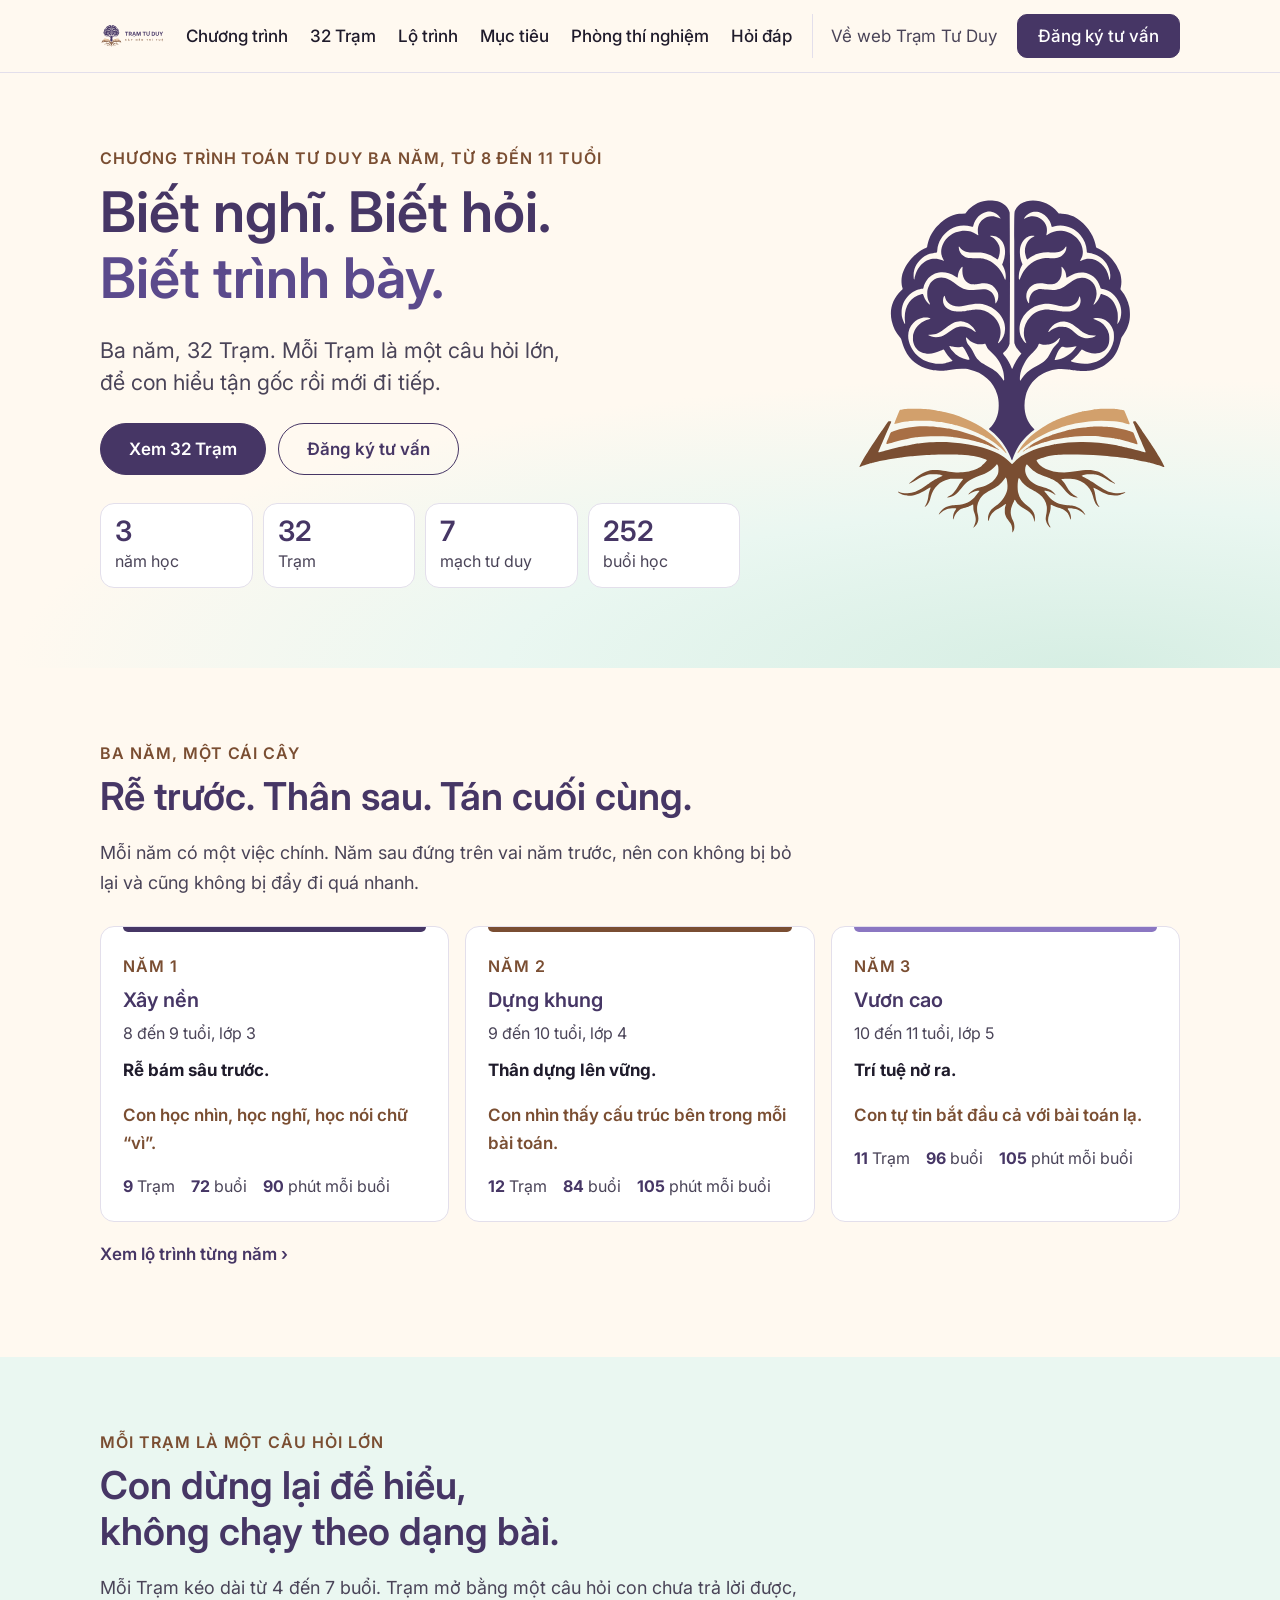
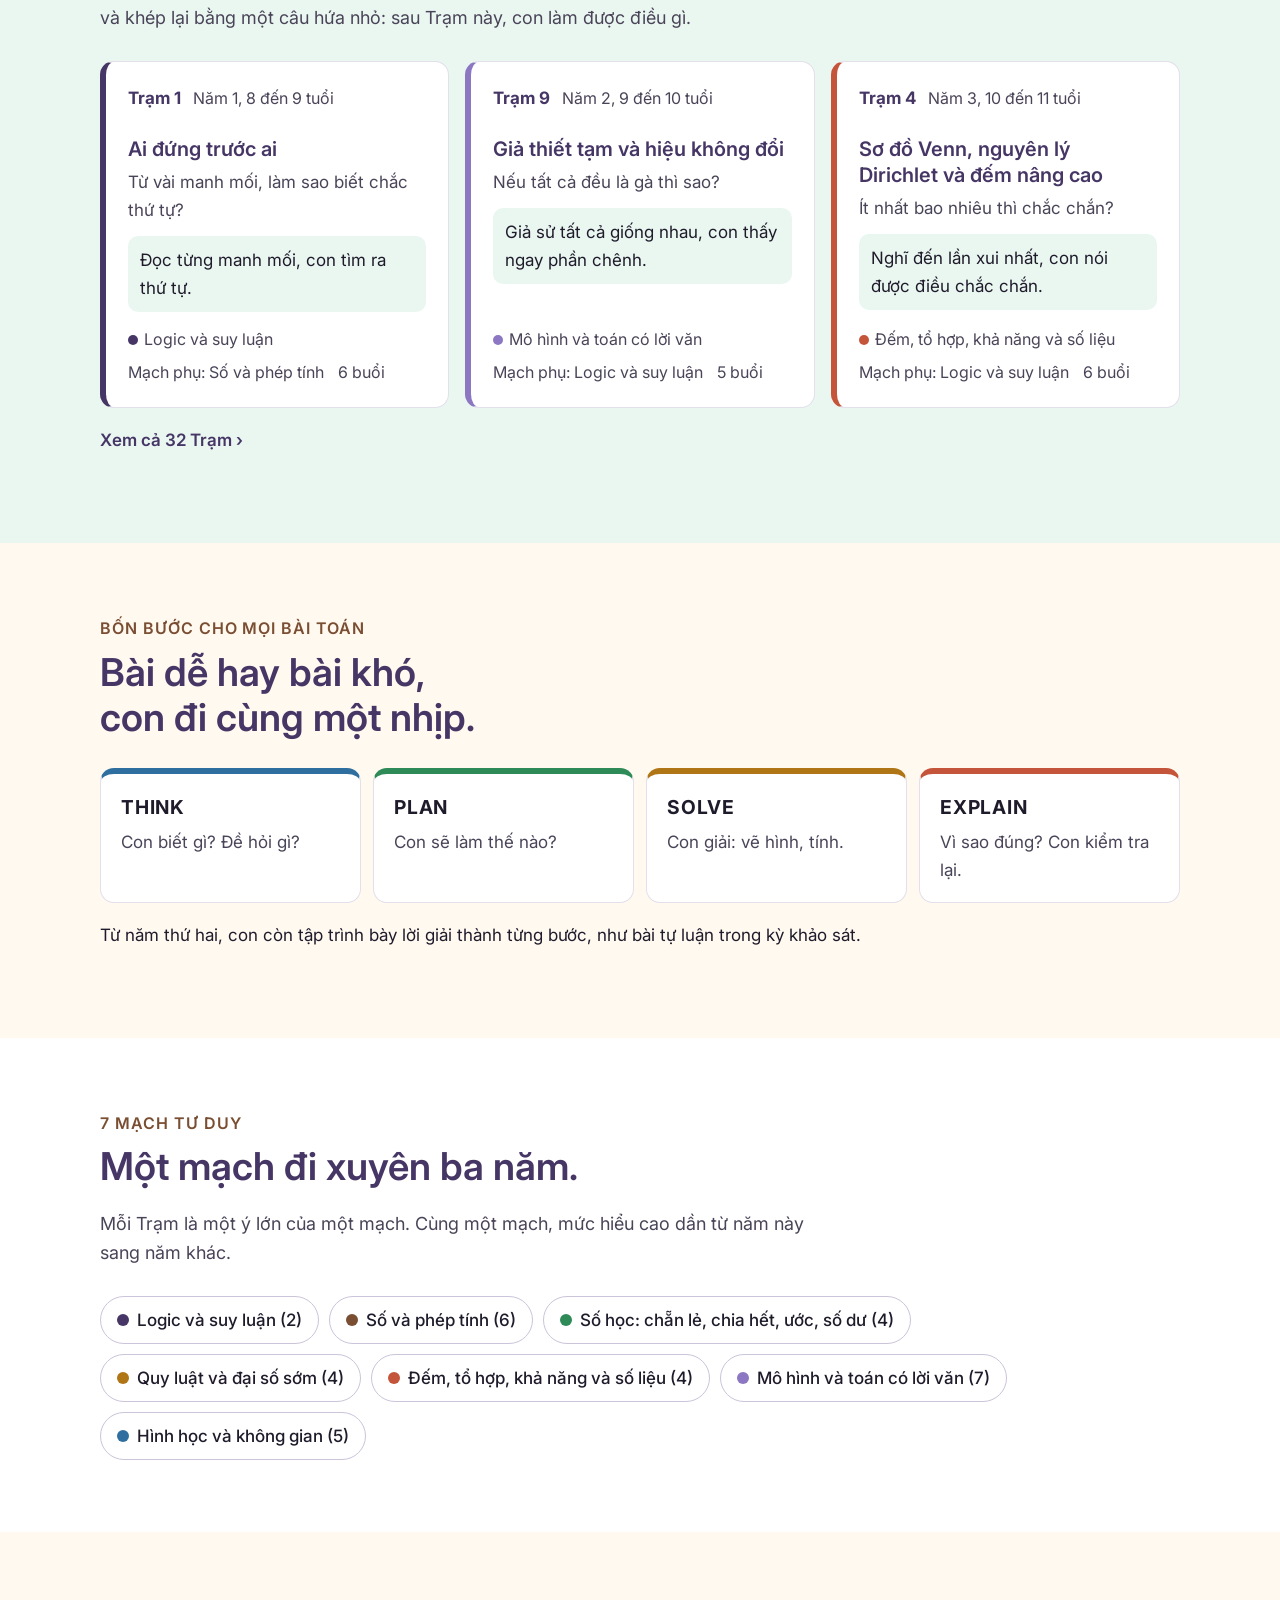
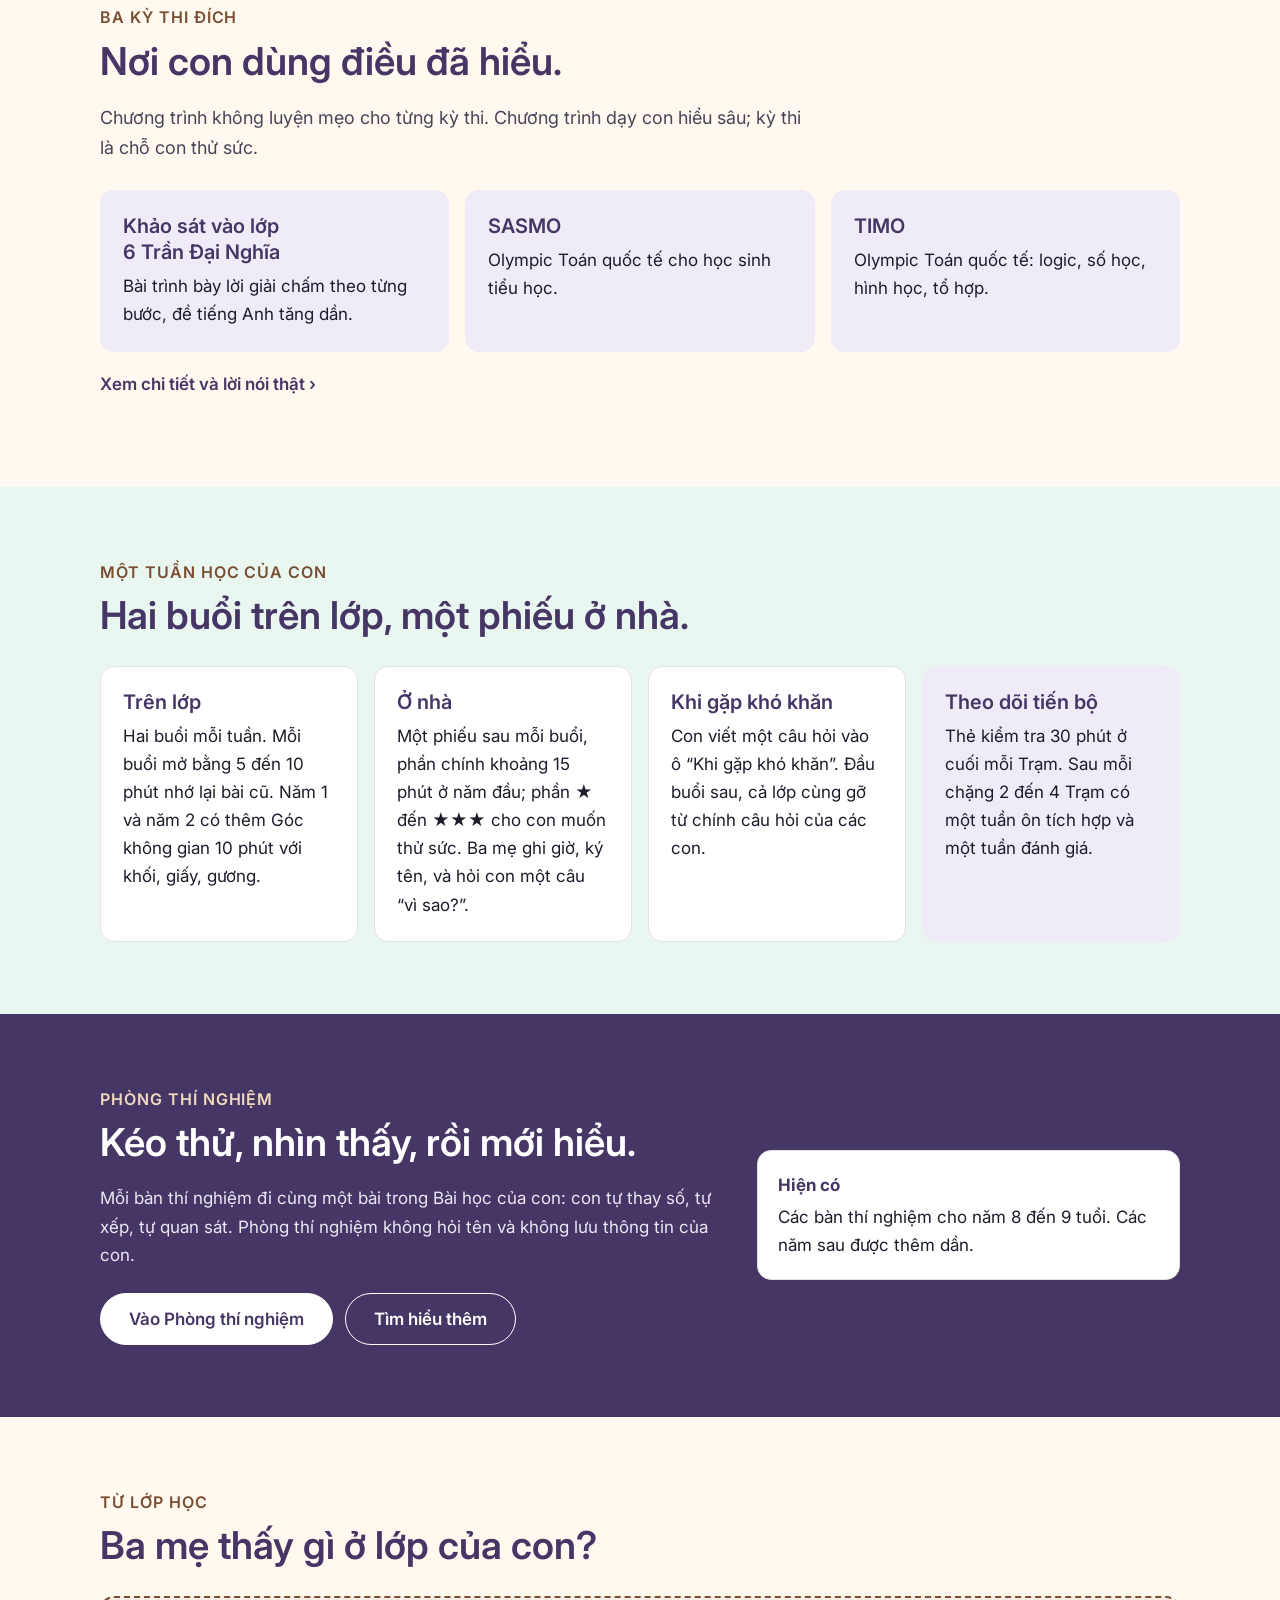
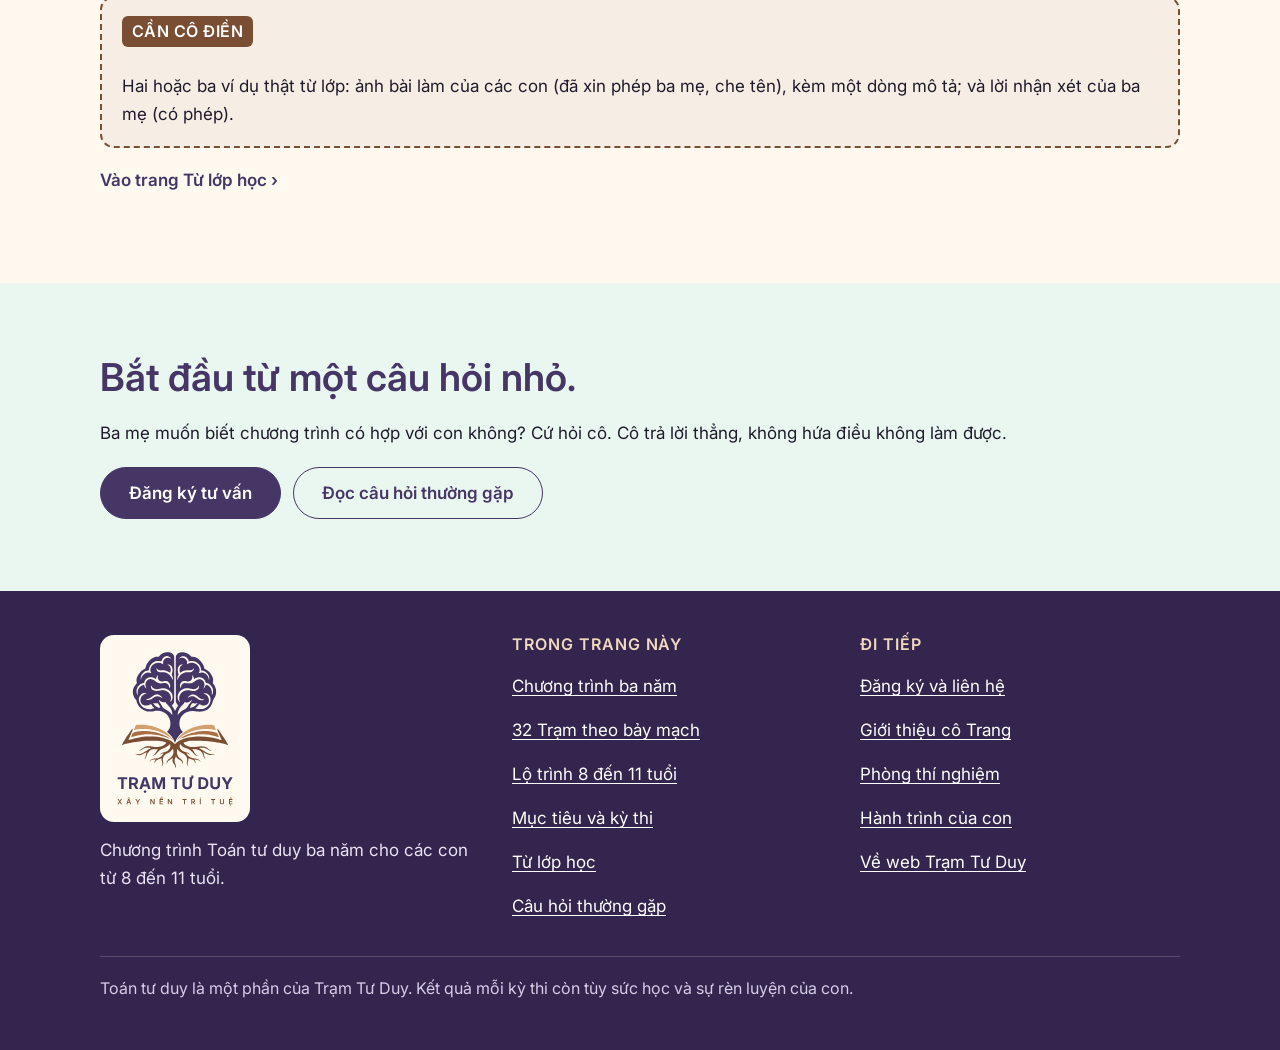
<file: index.html>
<!doctype html>
<html lang="vi">
<head>
<meta charset="utf-8">
<meta name="viewport" content="width=device-width, initial-scale=1">
<title>Toán tư duy ba năm · Trạm Tư Duy</title>
<meta name="description" content="Chương trình Toán tư duy ba năm cho các con từ 8 đến 11 tuổi: 32 Trạm, 7 mạch tư duy, 252 buổi học. Biết nghĩ, biết hỏi, biết trình bày.">
<link rel="canonical" href="https://toan.tramtuduy.org/">
<meta property="og:type" content="website">
<meta property="og:site_name" content="Trạm Tư Duy · Toán tư duy">
<meta property="og:locale" content="vi_VN">
<meta property="og:title" content="Toán tư duy ba năm · Trạm Tư Duy">
<meta property="og:description" content="Chương trình Toán tư duy ba năm cho các con từ 8 đến 11 tuổi: 32 Trạm, 7 mạch tư duy, 252 buổi học. Biết nghĩ, biết hỏi, biết trình bày.">
<meta property="og:url" content="https://toan.tramtuduy.org/">
<meta property="og:image" content="https://toan.tramtuduy.org/tai-san/og/trang-chu.png">
<meta property="og:image:width" content="1200">
<meta property="og:image:height" content="630">
<meta property="og:image:alt" content="Biết nghĩ. Biết hỏi. Biết trình bày.: Toán tư duy Trạm Tư Duy">
<meta name="twitter:card" content="summary_large_image">
<meta name="twitter:title" content="Toán tư duy ba năm · Trạm Tư Duy">
<meta name="twitter:description" content="Chương trình Toán tư duy ba năm cho các con từ 8 đến 11 tuổi: 32 Trạm, 7 mạch tư duy, 252 buổi học. Biết nghĩ, biết hỏi, biết trình bày.">
<meta name="twitter:image" content="https://toan.tramtuduy.org/tai-san/og/trang-chu.png">
<meta name="theme-color" content="#463665">
<link rel="icon" type="image/png" sizes="32x32" href="/tai-san/logo/bieu-tuong-32.png">
<link rel="apple-touch-icon" href="/tai-san/logo/bieu-tuong-192.png">
<link rel="preconnect" href="https://fonts.googleapis.com">
<link rel="preconnect" href="https://fonts.gstatic.com" crossorigin>
<link rel="stylesheet" href="https://fonts.googleapis.com/css2?family=Inter:wght@400;500;600&amp;display=swap" media="print" onload="this.media='all'">
<noscript><link rel="stylesheet" href="https://fonts.googleapis.com/css2?family=Inter:wght@400;500;600&amp;display=swap"></noscript>
<link rel="stylesheet" href="/tai-san/css/site.css">
<script>document.documentElement.classList.add("js")</script>
<script type="application/ld+json">{"@context": "https://schema.org", "@type": "EducationalOrganization", "name": "Trạm Tư Duy, Toán tư duy", "url": "https://toan.tramtuduy.org/", "logo": "https://toan.tramtuduy.org/tai-san/logo/bieu-tuong-512.png", "description": "Chương trình Toán tư duy ba năm cho các con từ 8 đến 11 tuổi."}</script>
</head>
<body>
<a class="bo-qua" href="#noi-dung">Bỏ qua, đến nội dung</a>
<header class="dau">
<div class="wrap dau__hang">
<a class="dau__logo" href="/" aria-label="Toán tư duy Trạm Tư Duy, về trang chủ"><img src="/tai-san/logo/logo-tram-tu-duy-ngang.svg" width="114" height="44" alt="Trạm Tư Duy, Xây nền trí tuệ"></a>
<button class="nut-menu" id="nut-menu" type="button" aria-expanded="false" aria-controls="menu">Menu</button>
<nav class="menu" id="menu" aria-label="Menu chính">
<ul>
<li><a href="/chuong-trinh/">Chương trình</a></li>
<li><a href="/32-tram/">32 Trạm</a></li>
<li><a href="/lo-trinh/">Lộ trình</a></li>
<li><a href="/muc-tieu/">Mục tiêu</a></li>
<li class="menu__khong-pc"><a href="/tu-lop-hoc/">Từ lớp học</a></li>
<li><a href="/phong-thi-nghiem/">Phòng thí nghiệm</a></li>
<li><a href="/cau-hoi/">Hỏi đáp</a></li>
<li class="menu__khong-pc"><a href="/hanh-trinh/">Hành trình của con</a></li>
<li class="menu__khong-pc"><a href="/co-trang/">Giới thiệu cô</a></li>
<li class="menu__phu"><a href="https://tramtuduy.org">Về web Trạm Tư Duy</a></li>
<li><a class="btn btn--chinh" href="/dang-ky/">Đăng ký tư vấn</a></li>
</ul>
</nav>
</div>
</header>
<main id="noi-dung">

<section class="mo"><div class="wrap mo__luoi">
<div>
<span class="nhan">Chương trình Toán tư duy ba năm, từ 8 đến 11 tuổi</span>
<h1>Biết nghĩ. Biết hỏi. <span>Biết trình bày.</span></h1>
<p class="mo__loi">Ba năm, 32 Trạm. Mỗi Trạm là một câu hỏi lớn, để con hiểu tận gốc rồi mới đi tiếp.</p>
<div class="hang-nut"><a class="btn btn--chinh" href="/32-tram/">Xem 32 Trạm</a><a class="btn btn--phu" href="/dang-ky/">Đăng ký tư vấn</a></div>
<ul class="so-chip">
<li><b>3</b><span>năm học</span></li>
<li><b>32</b><span>Trạm</span></li>
<li><b>7</b><span>mạch tư duy</span></li>
<li><b>252</b><span>buổi học</span></li>
</ul>
</div>
<div class="mo__cay"><img src="/tai-san/logo/bieu-tuong-tram-tu-duy.svg" width="240" height="260" alt="Biểu tượng Trạm Tư Duy: quyển vở mở, rễ, thân cây và bộ não ở tán cây"></div>
</div></section>

<section class="khoi"><div class="wrap">
<div class="khoi__dau"><span class="nhan">Ba năm, một cái cây</span><h2>Rễ trước. Thân sau. Tán cuối cùng.</h2><p>Mỗi năm có một việc chính. Năm sau đứng trên vai năm trước, nên con không bị bỏ lại và cũng không bị đẩy đi quá nhanh.</p></div>
<div class="luoi luoi--3"><article class="the nam nam--1">
<span class="nhan">Năm 1</span>
<h3>Xây nền</h3>
<p class="nam__tuoi">8 đến 9 tuổi, lớp 3</p>
<p><b>Rễ bám sâu trước.</b></p>
<p class="nam__loi">Con học nhìn, học nghĩ, học nói chữ “vì”.</p>
<ul class="nam__so"><li><b>9</b> Trạm</li><li><b>72</b> buổi</li><li><b>90</b> phút mỗi buổi</li></ul>
</article><article class="the nam nam--2">
<span class="nhan">Năm 2</span>
<h3>Dựng khung</h3>
<p class="nam__tuoi">9 đến 10 tuổi, lớp 4</p>
<p><b>Thân dựng lên vững.</b></p>
<p class="nam__loi">Con nhìn thấy cấu trúc bên trong mỗi bài toán.</p>
<ul class="nam__so"><li><b>12</b> Trạm</li><li><b>84</b> buổi</li><li><b>105</b> phút mỗi buổi</li></ul>
</article><article class="the nam nam--3">
<span class="nhan">Năm 3</span>
<h3>Vươn cao</h3>
<p class="nam__tuoi">10 đến 11 tuổi, lớp 5</p>
<p><b>Trí tuệ nở ra.</b></p>
<p class="nam__loi">Con tự tin bắt đầu cả với bài toán lạ.</p>
<ul class="nam__so"><li><b>11</b> Trạm</li><li><b>96</b> buổi</li><li><b>105</b> phút mỗi buổi</li></ul>
</article></div>
<p style="margin-top:18px"><a class="lien-ket-mui" href="/lo-trinh/">Xem lộ trình từng năm</a></p>
</div></section>

<section class="khoi khoi--bac-ha"><div class="wrap">
<div class="khoi__dau"><span class="nhan">Mỗi Trạm là một câu hỏi lớn</span><h2>Con dừng lại để hiểu, không chạy theo dạng bài.</h2><p>Mỗi Trạm kéo dài từ 4 đến 7 buổi. Trạm mở bằng một câu hỏi con chưa trả lời được, và khép lại bằng một câu hứa nhỏ: sau Trạm này, con làm được điều gì.</p></div>
<div class="luoi luoi--3"><article class="the tram c-LG" id="nam1-tram1">
<p class="tram__dau"><b>Trạm 1</b><span>Năm 1, 8 đến 9 tuổi</span></p>
<h3>Ai đứng trước ai</h3>
<p class="tram__hoi">Từ vài manh mối, làm sao biết chắc thứ tự?</p>
<p class="tram__hua">Đọc từng manh mối, con tìm ra thứ tự.</p>
<div class="tram__chan"><i class="c-LG">Logic và suy luận</i><span>Mạch phụ: Số và phép tính</span><span>6 buổi</span></div>
</article><article class="the tram c-MH" id="nam2-tram9">
<p class="tram__dau"><b>Trạm 9</b><span>Năm 2, 9 đến 10 tuổi</span></p>
<h3>Giả thiết tạm và hiệu không đổi</h3>
<p class="tram__hoi">Nếu tất cả đều là gà thì sao?</p>
<p class="tram__hua">Giả sử tất cả giống nhau, con thấy ngay phần chênh.</p>
<div class="tram__chan"><i class="c-MH">Mô hình và toán có lời văn</i><span>Mạch phụ: Logic và suy luận</span><span>5 buổi</span></div>
</article><article class="the tram c-DT" id="nam3-tram4">
<p class="tram__dau"><b>Trạm 4</b><span>Năm 3, 10 đến 11 tuổi</span></p>
<h3>Sơ đồ Venn, nguyên lý Dirichlet và đếm nâng cao</h3>
<p class="tram__hoi">Ít nhất bao nhiêu thì chắc chắn?</p>
<p class="tram__hua">Nghĩ đến lần xui nhất, con nói được điều chắc chắn.</p>
<div class="tram__chan"><i class="c-DT">Đếm, tổ hợp, khả năng và số liệu</i><span>Mạch phụ: Logic và suy luận</span><span>6 buổi</span></div>
</article></div>
<p style="margin-top:18px"><a class="lien-ket-mui" href="/32-tram/">Xem cả 32 Trạm</a></p>
</div></section>

<section class="khoi"><div class="wrap">
<div class="khoi__dau"><span class="nhan">Bốn bước cho mọi bài toán</span><h2>Bài dễ hay bài khó, con đi cùng một nhịp.</h2></div>
<ul class="buoc">
<li class="b-think"><b>THINK</b><span>Con biết gì? Đề hỏi gì?</span></li>
<li class="b-plan"><b>PLAN</b><span>Con sẽ làm thế nào?</span></li>
<li class="b-solve"><b>SOLVE</b><span>Con giải: vẽ hình, tính.</span></li>
<li class="b-explain"><b>EXPLAIN</b><span>Vì sao đúng? Con kiểm tra lại.</span></li>
</ul>
<p style="margin-top:18px" class="noi-dung">Từ năm thứ hai, con còn tập trình bày lời giải thành từng bước, như bài tự luận trong kỳ khảo sát.</p>
</div></section>

<section class="khoi khoi--trang"><div class="wrap">
<div class="khoi__dau"><span class="nhan">7 mạch tư duy</span><h2>Một mạch đi xuyên ba năm.</h2><p>Mỗi Trạm là một ý lớn của một mạch. Cùng một mạch, mức hiểu cao dần từ năm này sang năm khác.</p></div>
<ul class="mach-hang"><li><a class="chip c-LG" href="/32-tram/#mach-LG">Logic và suy luận (2)</a></li><li><a class="chip c-SO" href="/32-tram/#mach-SO">Số và phép tính (6)</a></li><li><a class="chip c-SH" href="/32-tram/#mach-SH">Số học: chẵn lẻ, chia hết, ước, số dư (4)</a></li><li><a class="chip c-QL" href="/32-tram/#mach-QL">Quy luật và đại số sớm (4)</a></li><li><a class="chip c-DT" href="/32-tram/#mach-DT">Đếm, tổ hợp, khả năng và số liệu (4)</a></li><li><a class="chip c-MH" href="/32-tram/#mach-MH">Mô hình và toán có lời văn (7)</a></li><li><a class="chip c-HH" href="/32-tram/#mach-HH">Hình học và không gian (5)</a></li></ul>
</div></section>

<section class="khoi"><div class="wrap">
<div class="khoi__dau"><span class="nhan">Ba kỳ thi đích</span><h2>Nơi con dùng điều đã hiểu.</h2><p>Chương trình không luyện mẹo cho từng kỳ thi. Chương trình dạy con hiểu sâu; kỳ thi là chỗ con thử sức.</p></div>
<div class="luoi luoi--3"><div class="the the--nen"><h3>Khảo sát vào lớp 6 Trần Đại Nghĩa</h3><p>Bài trình bày lời giải chấm theo từng bước, đề tiếng Anh tăng dần.</p></div><div class="the the--nen"><h3>SASMO</h3><p>Olympic Toán quốc tế cho học sinh tiểu học.</p></div><div class="the the--nen"><h3>TIMO</h3><p>Olympic Toán quốc tế: logic, số học, hình học, tổ hợp.</p></div></div>
<p style="margin-top:18px"><a class="lien-ket-mui" href="/muc-tieu/">Xem chi tiết và lời nói thật</a></p>
</div></section>

<section class="khoi khoi--bac-ha"><div class="wrap">
<div class="khoi__dau"><span class="nhan">Một tuần học của con</span><h2>Hai buổi trên lớp, một phiếu ở nhà.</h2></div>
<div class="luoi luoi--4">
<div class="the"><h3>Trên lớp</h3><p>Hai buổi mỗi tuần. Mỗi buổi mở bằng 5 đến 10 phút nhớ lại bài cũ. Năm 1 và năm 2 có thêm Góc không gian 10 phút với khối, giấy, gương.</p></div>
<div class="the"><h3>Ở nhà</h3><p>Một phiếu sau mỗi buổi, phần chính khoảng 15 phút ở năm đầu; phần ★ đến ★★★ cho con muốn thử sức. Ba mẹ ghi giờ, ký tên, và hỏi con một câu “vì sao?”.</p></div>
<div class="the"><h3>Khi gặp khó khăn</h3><p>Con viết một câu hỏi vào ô “Khi gặp khó khăn”. Đầu buổi sau, cả lớp cùng gỡ từ chính câu hỏi của các con.</p></div>
<div class="the the--nen"><h3>Theo dõi tiến bộ</h3><p>Thẻ kiểm tra 30 phút ở cuối mỗi Trạm. Sau mỗi chặng 2 đến 4 Trạm có một tuần ôn tích hợp và một tuần đánh giá.</p></div>
</div>
</div></section>

<section class="khoi khoi--tim"><div class="wrap lab-khoi">
<div>
<span class="nhan">Phòng thí nghiệm</span>
<h2>Kéo thử, nhìn thấy, rồi mới hiểu.</h2>
<p>Mỗi bàn thí nghiệm đi cùng một bài trong Bài học của con: con tự thay số, tự xếp, tự quan sát. Phòng thí nghiệm không hỏi tên và không lưu thông tin của con.</p>
<div class="hang-nut"><a class="btn btn--sang" href="https://lab.tramtuduy.org">Vào Phòng thí nghiệm</a><a class="btn btn--phu" style="color:#fff;border-color:#fff" href="/phong-thi-nghiem/">Tìm hiểu thêm</a></div>
</div>
<div class="lab-thung"><b>Hiện có</b>Các bàn thí nghiệm cho năm 8 đến 9 tuổi. Các năm sau được thêm dần.</div>
</div></section>

<section class="khoi"><div class="wrap">
<div class="khoi__dau"><span class="nhan">Từ lớp học</span><h2>Ba mẹ thấy gì ở lớp của con?</h2></div>
<div class="cho" data-can-co-dien="vi_du_lop_trang_chu"><p><b class="cho__nhan">CẦN CÔ ĐIỀN</b></p><p>Hai hoặc ba ví dụ thật từ lớp: ảnh bài làm của các con (đã xin phép ba mẹ, che tên), kèm một dòng mô tả; và lời nhận xét của ba mẹ (có phép).</p></div>
<p style="margin-top:18px"><a class="lien-ket-mui" href="/tu-lop-hoc/">Vào trang Từ lớp học</a></p>
</div></section>

<section class="khoi khoi--bac-ha"><div class="wrap keu">
<h2>Bắt đầu từ một câu hỏi nhỏ.</h2>
<p class="noi-dung">Ba mẹ muốn biết chương trình có hợp với con không? Cứ hỏi cô. Cô trả lời thẳng, không hứa điều không làm được.</p>
<div class="hang-nut"><a class="btn btn--chinh" href="/dang-ky/">Đăng ký tư vấn</a><a class="btn btn--phu" href="/cau-hoi/">Đọc câu hỏi thường gặp</a></div>
</div></section>

</main>
<footer class="chan">
<div class="wrap">
<div class="chan__luoi">
<div>
<a class="chan__logo" href="/" aria-label="Về trang chủ"><img src="/tai-san/logo/logo-tram-tu-duy-doc.svg" width="126" height="163" alt="Trạm Tư Duy, Xây nền trí tuệ"></a>
<p style="margin-top:14px">Chương trình Toán tư duy ba năm cho các con từ 8 đến 11 tuổi.</p>
</div>
<div>
<h2>Trong trang này</h2>
<ul>
<li><a href="/chuong-trinh/">Chương trình ba năm</a></li>
<li><a href="/32-tram/">32 Trạm theo bảy mạch</a></li>
<li><a href="/lo-trinh/">Lộ trình 8 đến 11 tuổi</a></li>
<li><a href="/muc-tieu/">Mục tiêu và kỳ thi</a></li>
<li><a href="/tu-lop-hoc/">Từ lớp học</a></li>
<li><a href="/cau-hoi/">Câu hỏi thường gặp</a></li>
</ul>
</div>
<div>
<h2>Đi tiếp</h2>
<ul>
<li><a href="/dang-ky/">Đăng ký và liên hệ</a></li>
<li><a href="/co-trang/">Giới thiệu cô Trang</a></li>
<li><a href="/phong-thi-nghiem/">Phòng thí nghiệm</a></li>
<li><a href="/hanh-trinh/">Hành trình của con</a></li>
<li><a href="https://tramtuduy.org">Về web Trạm Tư Duy</a></li>
</ul>
</div>
</div>
<p class="chan__nho">Toán tư duy là một phần của Trạm Tư Duy. Kết quả mỗi kỳ thi còn tùy sức học và sự rèn luyện của con.</p>
</div>
</footer>
<script src="/tai-san/js/site.js" defer></script>
</body>
</html>
</file>
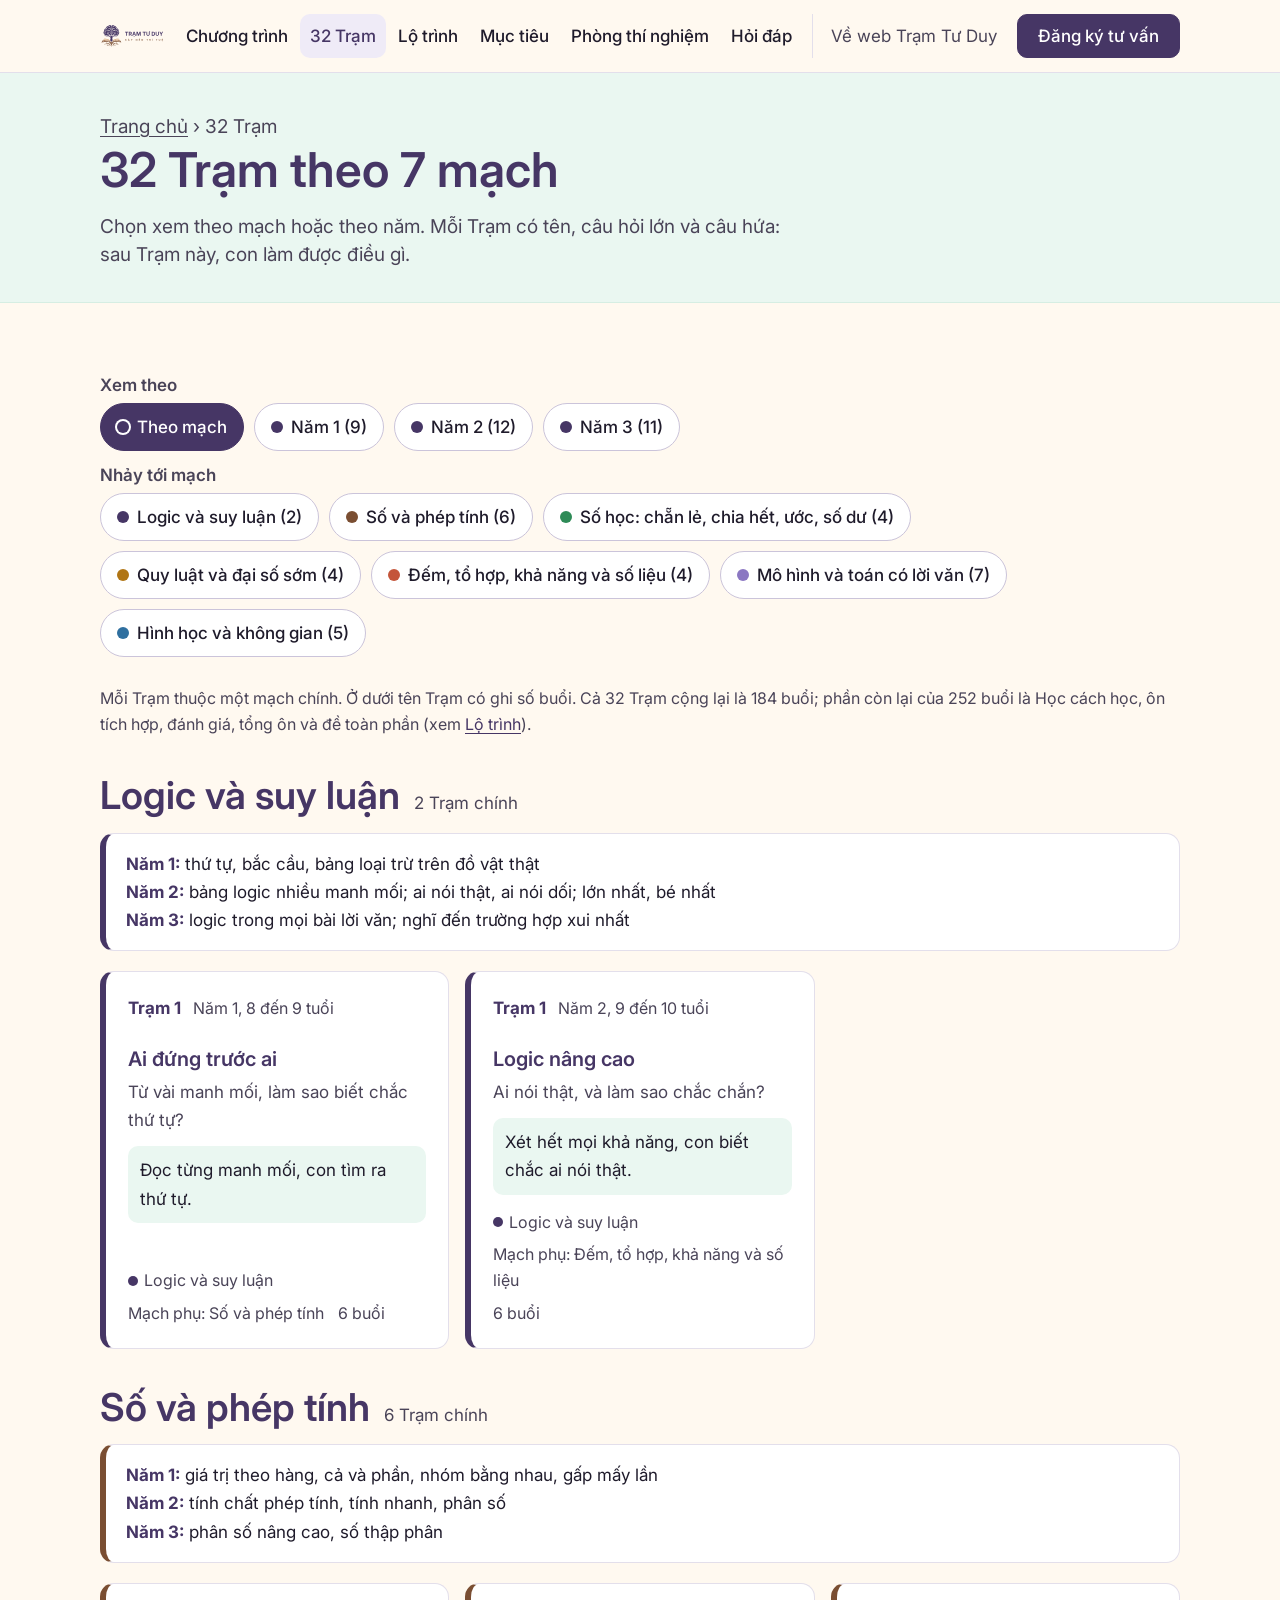
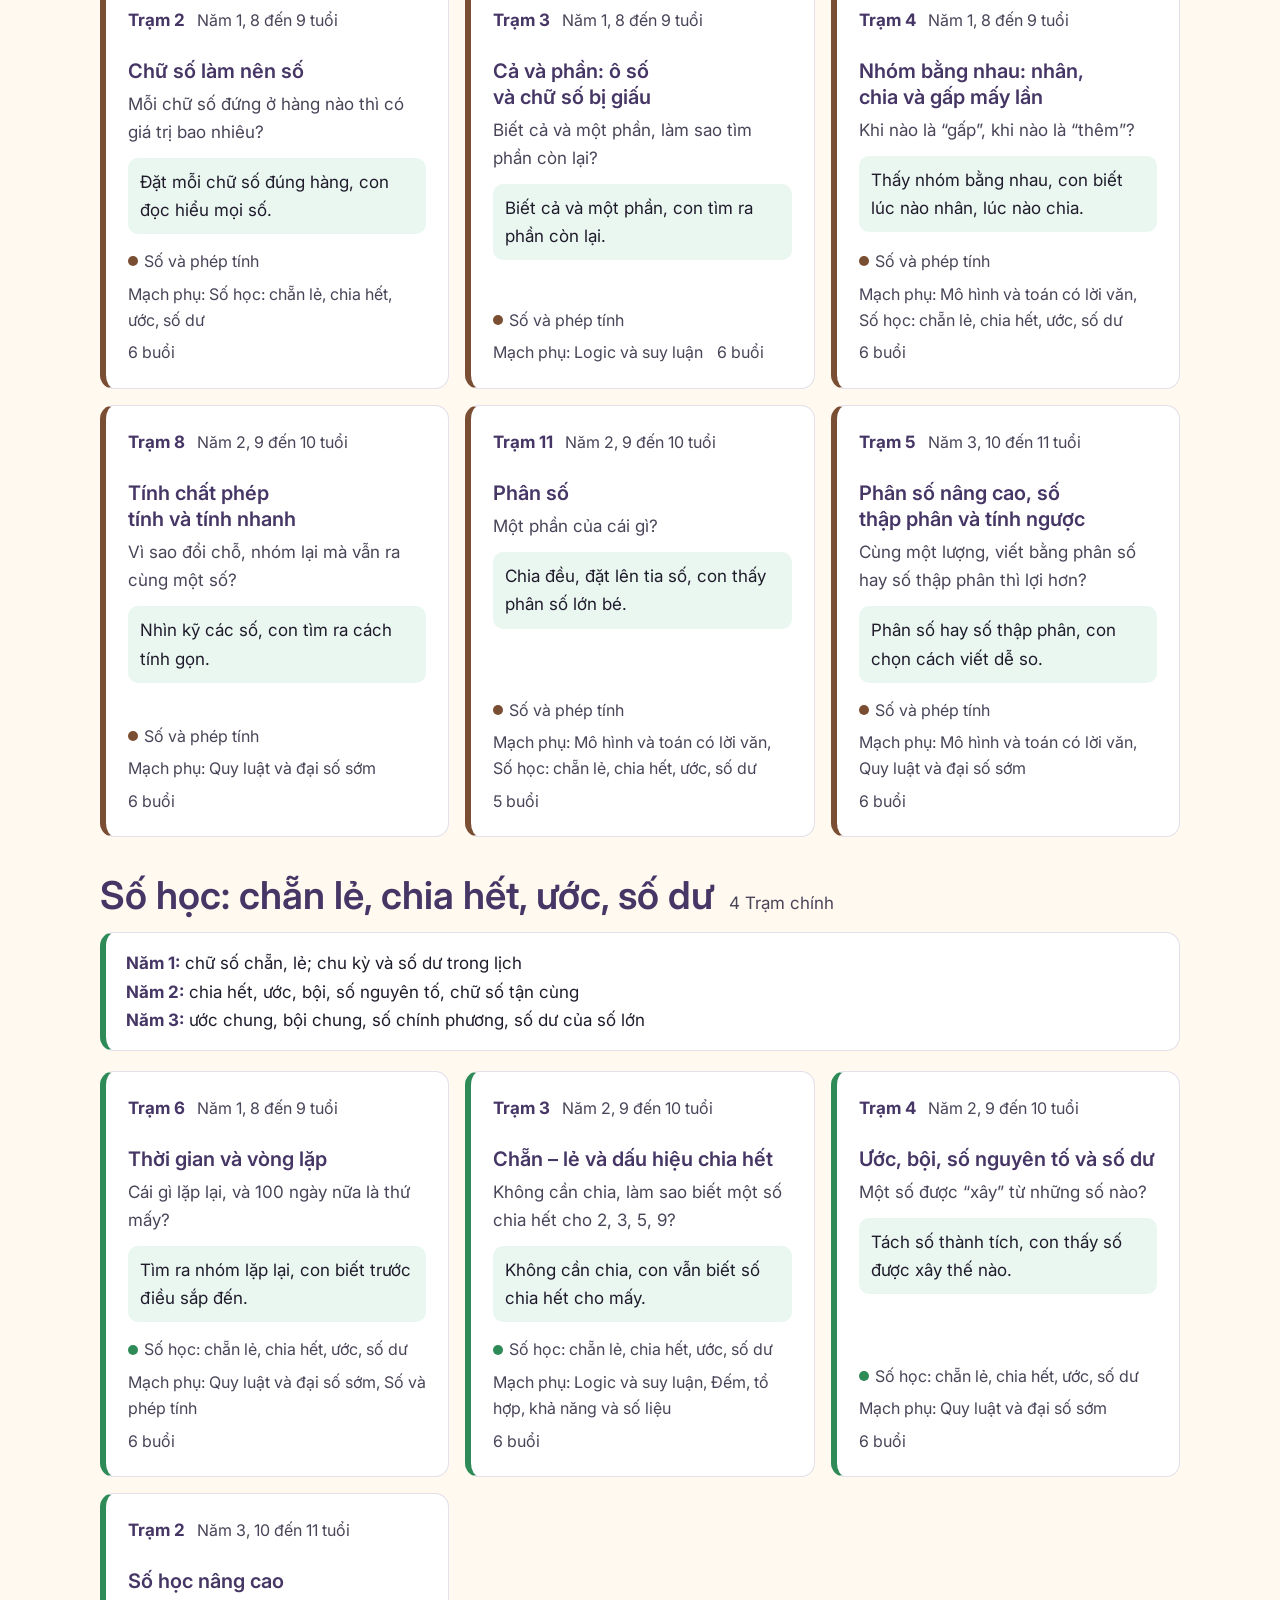
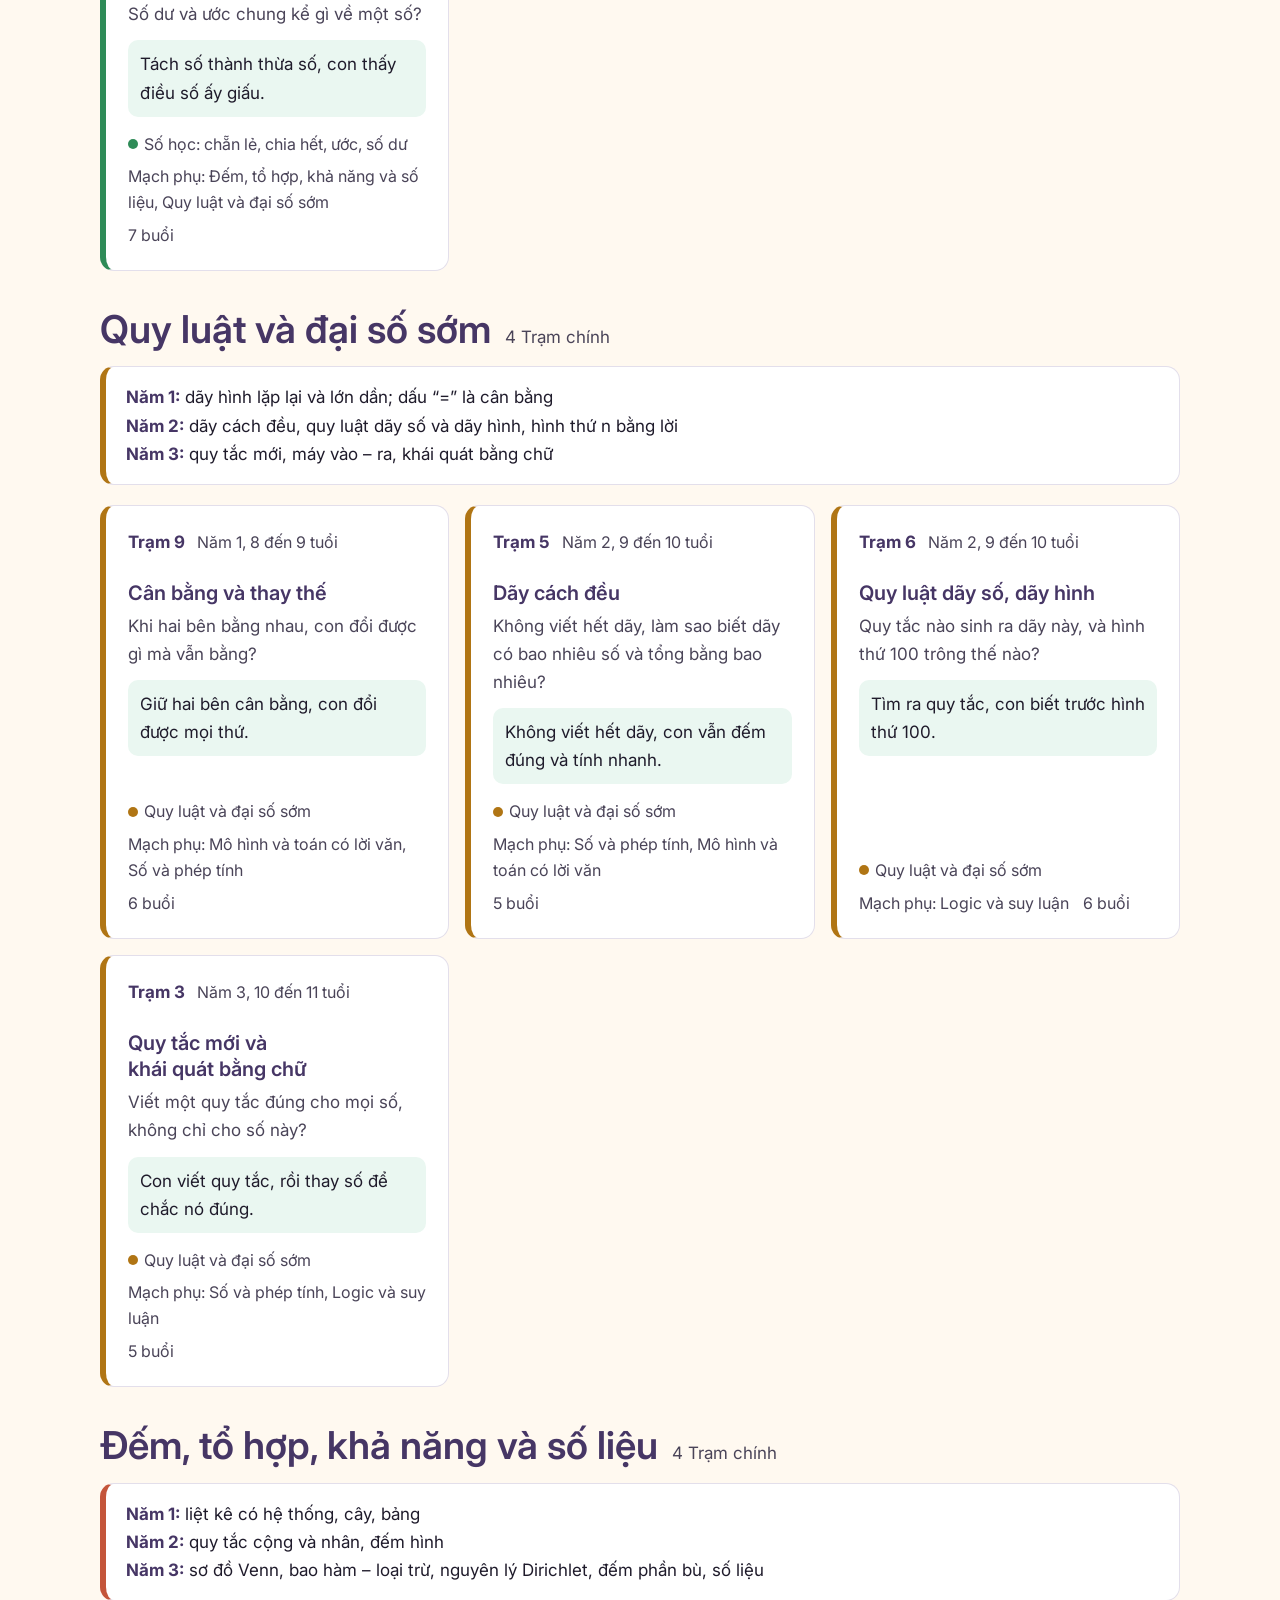
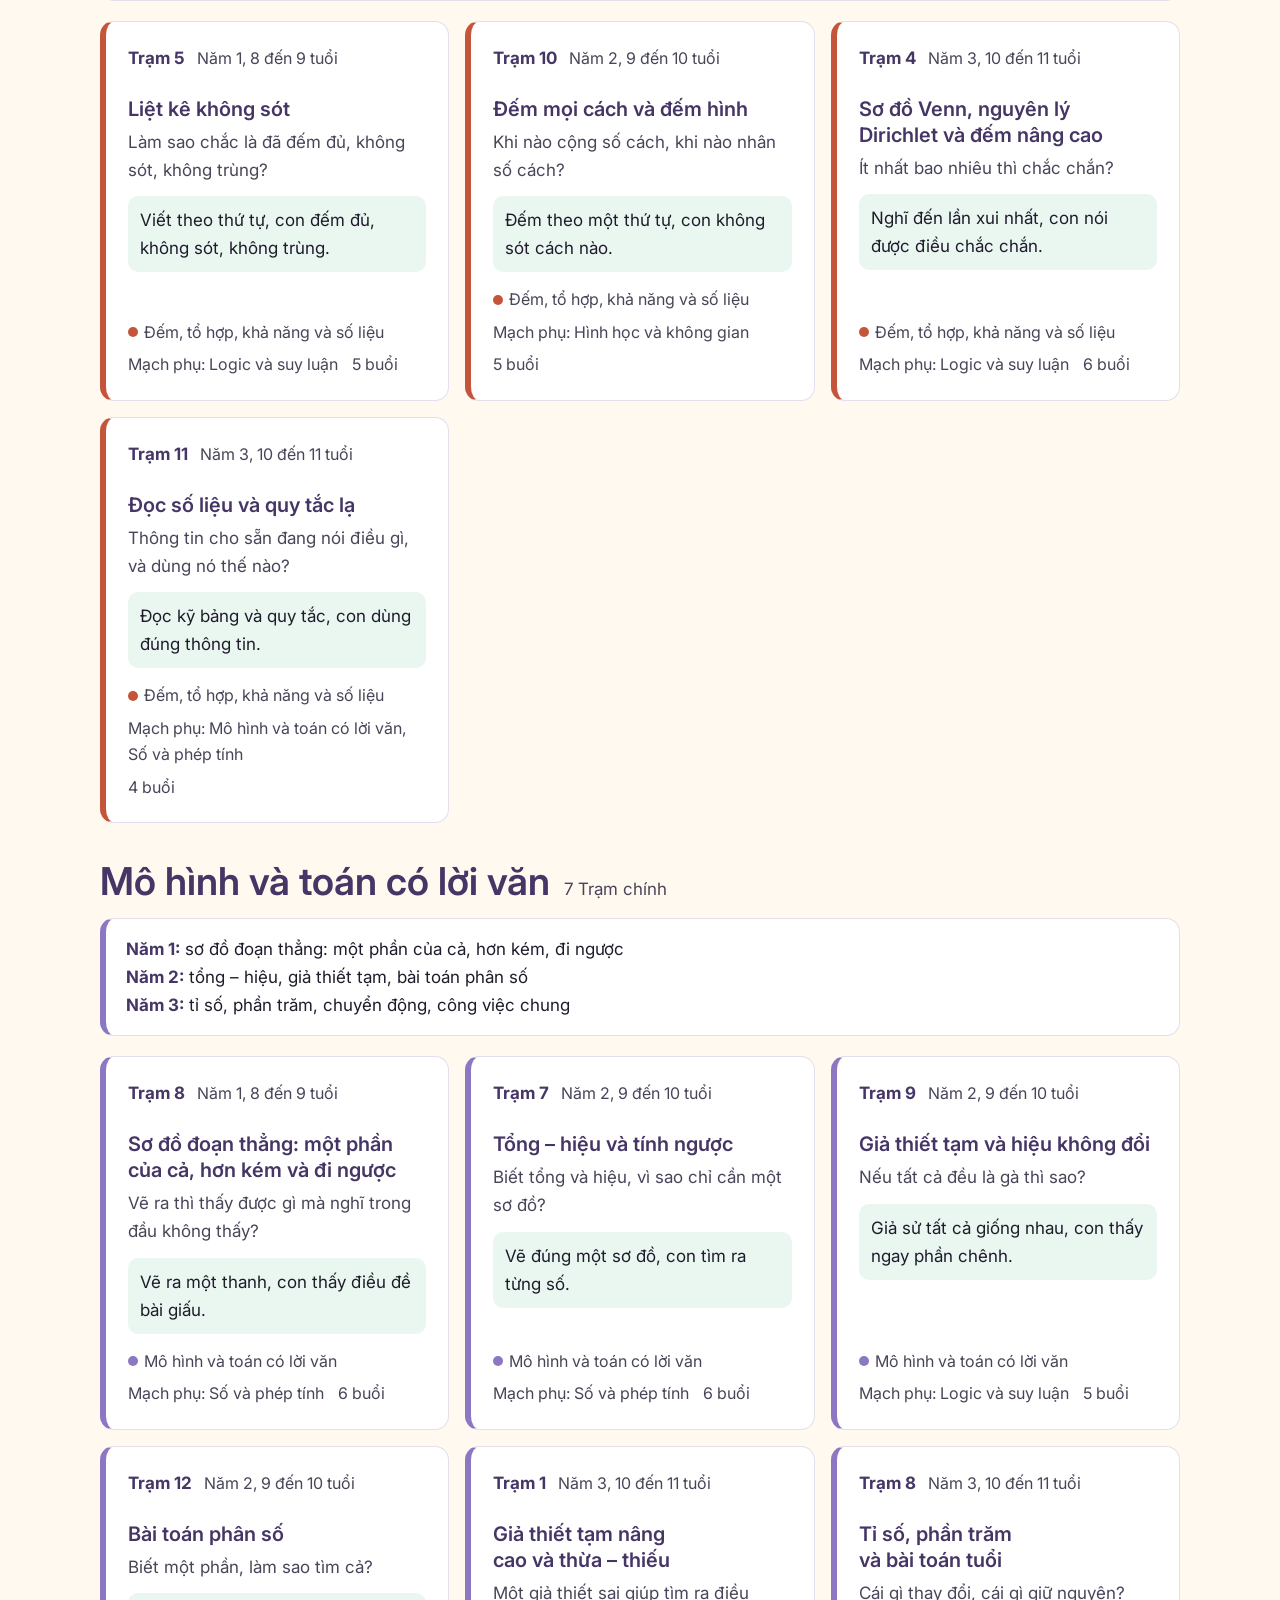
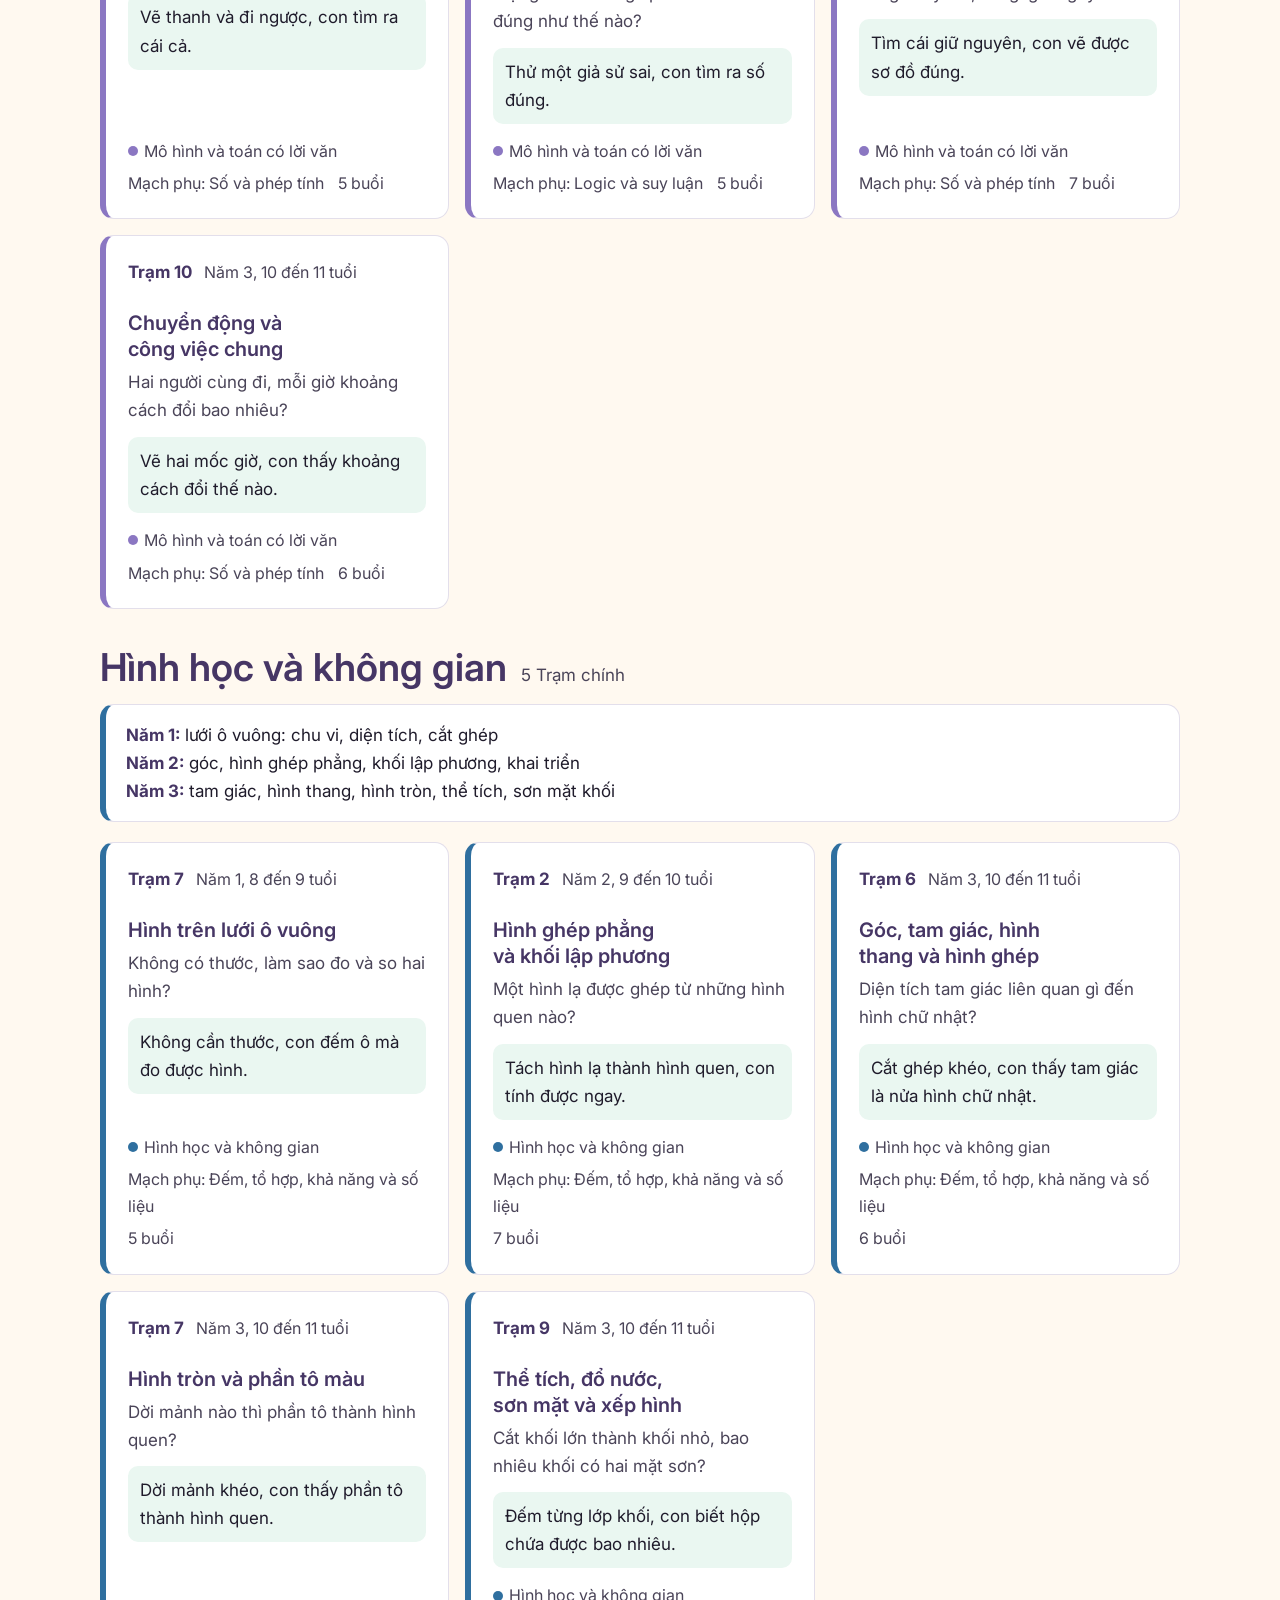
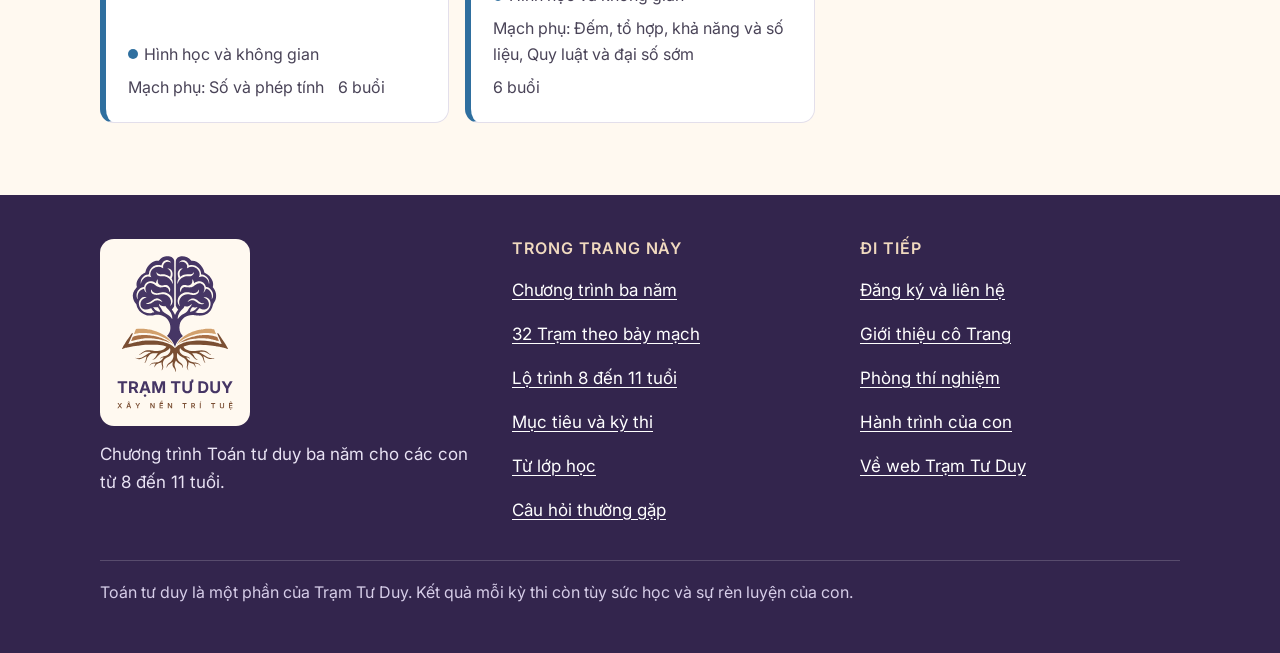
<file: 32-tram/index.html>
<!doctype html>
<html lang="vi">
<head>
<meta charset="utf-8">
<meta name="viewport" content="width=device-width, initial-scale=1">
<title>32 Trạm theo 7 mạch · Toán tư duy Trạm Tư Duy</title>
<meta name="description" content="Cả 32 Trạm của chương trình, xếp theo 7 mạch tư duy: tên Trạm, câu hỏi lớn, câu hứa, số buổi.">
<link rel="canonical" href="https://toan.tramtuduy.org/32-tram/">
<meta property="og:type" content="website">
<meta property="og:site_name" content="Trạm Tư Duy · Toán tư duy">
<meta property="og:locale" content="vi_VN">
<meta property="og:title" content="32 Trạm theo 7 mạch · Toán tư duy Trạm Tư Duy">
<meta property="og:description" content="Cả 32 Trạm của chương trình, xếp theo 7 mạch tư duy: tên Trạm, câu hỏi lớn, câu hứa, số buổi.">
<meta property="og:url" content="https://toan.tramtuduy.org/32-tram/">
<meta property="og:image" content="https://toan.tramtuduy.org/tai-san/og/32-tram.png">
<meta property="og:image:width" content="1200">
<meta property="og:image:height" content="630">
<meta property="og:image:alt" content="32 Trạm theo 7 mạch tư duy: Toán tư duy Trạm Tư Duy">
<meta name="twitter:card" content="summary_large_image">
<meta name="twitter:title" content="32 Trạm theo 7 mạch · Toán tư duy Trạm Tư Duy">
<meta name="twitter:description" content="Cả 32 Trạm của chương trình, xếp theo 7 mạch tư duy: tên Trạm, câu hỏi lớn, câu hứa, số buổi.">
<meta name="twitter:image" content="https://toan.tramtuduy.org/tai-san/og/32-tram.png">
<meta name="theme-color" content="#463665">
<link rel="icon" type="image/png" sizes="32x32" href="/tai-san/logo/bieu-tuong-32.png">
<link rel="apple-touch-icon" href="/tai-san/logo/bieu-tuong-192.png">
<link rel="preconnect" href="https://fonts.googleapis.com">
<link rel="preconnect" href="https://fonts.gstatic.com" crossorigin>
<link rel="stylesheet" href="https://fonts.googleapis.com/css2?family=Inter:wght@400;500;600&amp;display=swap" media="print" onload="this.media='all'">
<noscript><link rel="stylesheet" href="https://fonts.googleapis.com/css2?family=Inter:wght@400;500;600&amp;display=swap"></noscript>
<link rel="stylesheet" href="/tai-san/css/site.css">
<script>document.documentElement.classList.add("js")</script>
</head>
<body>
<a class="bo-qua" href="#noi-dung">Bỏ qua, đến nội dung</a>
<header class="dau">
<div class="wrap dau__hang">
<a class="dau__logo" href="/" aria-label="Toán tư duy Trạm Tư Duy, về trang chủ"><img src="/tai-san/logo/logo-tram-tu-duy-ngang.svg" width="114" height="44" alt="Trạm Tư Duy, Xây nền trí tuệ"></a>
<button class="nut-menu" id="nut-menu" type="button" aria-expanded="false" aria-controls="menu">Menu</button>
<nav class="menu" id="menu" aria-label="Menu chính">
<ul>
<li><a href="/chuong-trinh/">Chương trình</a></li>
<li><a href="/32-tram/" aria-current="page">32 Trạm</a></li>
<li><a href="/lo-trinh/">Lộ trình</a></li>
<li><a href="/muc-tieu/">Mục tiêu</a></li>
<li class="menu__khong-pc"><a href="/tu-lop-hoc/">Từ lớp học</a></li>
<li><a href="/phong-thi-nghiem/">Phòng thí nghiệm</a></li>
<li><a href="/cau-hoi/">Hỏi đáp</a></li>
<li class="menu__khong-pc"><a href="/hanh-trinh/">Hành trình của con</a></li>
<li class="menu__khong-pc"><a href="/co-trang/">Giới thiệu cô</a></li>
<li class="menu__phu"><a href="https://tramtuduy.org">Về web Trạm Tư Duy</a></li>
<li><a class="btn btn--chinh" href="/dang-ky/">Đăng ký tư vấn</a></li>
</ul>
</nav>
</div>
</header>
<main id="noi-dung">
<section class="dau-trang"><div class="wrap">
<p class="vet-banh"><a href="/">Trang chủ</a> › 32 Trạm</p>
<h1>32 Trạm theo 7 mạch</h1>
<p>Chọn xem theo mạch hoặc theo năm. Mỗi Trạm có tên, câu hỏi lớn và câu hứa: sau Trạm này, con làm được điều gì.</p>
</div></section>
<section class="khoi"><div class="wrap">
<div class="loc"><div><h2>Xem theo</h2><ul class="mach-hang"><li><a class="chip" href="/32-tram/" aria-current="true">Theo mạch</a></li><li><a class="chip" href="/32-tram/nam-1/">Năm 1 (9)</a></li><li><a class="chip" href="/32-tram/nam-2/">Năm 2 (12)</a></li><li><a class="chip" href="/32-tram/nam-3/">Năm 3 (11)</a></li></ul></div><div><h2>Nhảy tới mạch</h2><ul class="mach-hang"><li><a class="chip c-LG" href="/32-tram/#mach-LG">Logic và suy luận (2)</a></li><li><a class="chip c-SO" href="/32-tram/#mach-SO">Số và phép tính (6)</a></li><li><a class="chip c-SH" href="/32-tram/#mach-SH">Số học: chẵn lẻ, chia hết, ước, số dư (4)</a></li><li><a class="chip c-QL" href="/32-tram/#mach-QL">Quy luật và đại số sớm (4)</a></li><li><a class="chip c-DT" href="/32-tram/#mach-DT">Đếm, tổ hợp, khả năng và số liệu (4)</a></li><li><a class="chip c-MH" href="/32-tram/#mach-MH">Mô hình và toán có lời văn (7)</a></li><li><a class="chip c-HH" href="/32-tram/#mach-HH">Hình học và không gian (5)</a></li></ul></div></div>
<p class="nho noi-dung">Mỗi Trạm thuộc một mạch chính. Ở dưới tên Trạm có ghi số buổi. Cả 32 Trạm cộng lại là 184 buổi; phần còn lại của 252 buổi là Học cách học, ôn tích hợp, đánh giá, tổng ôn và đề toàn phần (xem <a href="/lo-trinh/">Lộ trình</a>).</p>
<section class="nhom-mach" id="mach-LG">
<div class="nhom-nam"><h2>Logic và suy luận</h2><span>2 Trạm chính</span></div>
<div class="mach-mo-ta c-LG"><ul class="mach-bac" style="list-style:none;padding:0;margin:0"><li><b>Năm 1:</b> thứ tự, bắc cầu, bảng loại trừ trên đồ vật thật</li><li><b>Năm 2:</b> bảng logic nhiều manh mối; ai nói thật, ai nói dối; lớn nhất, bé nhất</li><li><b>Năm 3:</b> logic trong mọi bài lời văn; nghĩ đến trường hợp xui nhất</li></ul></div>
<div class="luoi luoi--3"><article class="the tram c-LG" id="nam1-tram1">
<p class="tram__dau"><b>Trạm 1</b><span>Năm 1, 8 đến 9 tuổi</span></p>
<h3>Ai đứng trước ai</h3>
<p class="tram__hoi">Từ vài manh mối, làm sao biết chắc thứ tự?</p>
<p class="tram__hua">Đọc từng manh mối, con tìm ra thứ tự.</p>
<div class="tram__chan"><i class="c-LG">Logic và suy luận</i><span>Mạch phụ: Số và phép tính</span><span>6 buổi</span></div>
</article><article class="the tram c-LG" id="nam2-tram1">
<p class="tram__dau"><b>Trạm 1</b><span>Năm 2, 9 đến 10 tuổi</span></p>
<h3>Logic nâng cao</h3>
<p class="tram__hoi">Ai nói thật, và làm sao chắc chắn?</p>
<p class="tram__hua">Xét hết mọi khả năng, con biết chắc ai nói thật.</p>
<div class="tram__chan"><i class="c-LG">Logic và suy luận</i><span>Mạch phụ: Đếm, tổ hợp, khả năng và số liệu</span><span>6 buổi</span></div>
</article></div>
</section><section class="nhom-mach" id="mach-SO">
<div class="nhom-nam"><h2>Số và phép tính</h2><span>6 Trạm chính</span></div>
<div class="mach-mo-ta c-SO"><ul class="mach-bac" style="list-style:none;padding:0;margin:0"><li><b>Năm 1:</b> giá trị theo hàng, cả và phần, nhóm bằng nhau, gấp mấy lần</li><li><b>Năm 2:</b> tính chất phép tính, tính nhanh, phân số</li><li><b>Năm 3:</b> phân số nâng cao, số thập phân</li></ul></div>
<div class="luoi luoi--3"><article class="the tram c-SO" id="nam1-tram2">
<p class="tram__dau"><b>Trạm 2</b><span>Năm 1, 8 đến 9 tuổi</span></p>
<h3>Chữ số làm nên số</h3>
<p class="tram__hoi">Mỗi chữ số đứng ở hàng nào thì có giá trị bao nhiêu?</p>
<p class="tram__hua">Đặt mỗi chữ số đúng hàng, con đọc hiểu mọi số.</p>
<div class="tram__chan"><i class="c-SO">Số và phép tính</i><span>Mạch phụ: Số học: chẵn lẻ, chia hết, ước, số dư</span><span>6 buổi</span></div>
</article><article class="the tram c-SO" id="nam1-tram3">
<p class="tram__dau"><b>Trạm 3</b><span>Năm 1, 8 đến 9 tuổi</span></p>
<h3>Cả và phần: ô số và chữ số bị giấu</h3>
<p class="tram__hoi">Biết cả và một phần, làm sao tìm phần còn lại?</p>
<p class="tram__hua">Biết cả và một phần, con tìm ra phần còn lại.</p>
<div class="tram__chan"><i class="c-SO">Số và phép tính</i><span>Mạch phụ: Logic và suy luận</span><span>6 buổi</span></div>
</article><article class="the tram c-SO" id="nam1-tram4">
<p class="tram__dau"><b>Trạm 4</b><span>Năm 1, 8 đến 9 tuổi</span></p>
<h3>Nhóm bằng nhau: nhân, chia và gấp mấy lần</h3>
<p class="tram__hoi">Khi nào là “gấp”, khi nào là “thêm”?</p>
<p class="tram__hua">Thấy nhóm bằng nhau, con biết lúc nào nhân, lúc nào chia.</p>
<div class="tram__chan"><i class="c-SO">Số và phép tính</i><span>Mạch phụ: Mô hình và toán có lời văn, Số học: chẵn lẻ, chia hết, ước, số dư</span><span>6 buổi</span></div>
</article><article class="the tram c-SO" id="nam2-tram8">
<p class="tram__dau"><b>Trạm 8</b><span>Năm 2, 9 đến 10 tuổi</span></p>
<h3>Tính chất phép tính và tính nhanh</h3>
<p class="tram__hoi">Vì sao đổi chỗ, nhóm lại mà vẫn ra cùng một số?</p>
<p class="tram__hua">Nhìn kỹ các số, con tìm ra cách tính gọn.</p>
<div class="tram__chan"><i class="c-SO">Số và phép tính</i><span>Mạch phụ: Quy luật và đại số sớm</span><span>6 buổi</span></div>
</article><article class="the tram c-SO" id="nam2-tram11">
<p class="tram__dau"><b>Trạm 11</b><span>Năm 2, 9 đến 10 tuổi</span></p>
<h3>Phân số</h3>
<p class="tram__hoi">Một phần của cái gì?</p>
<p class="tram__hua">Chia đều, đặt lên tia số, con thấy phân số lớn bé.</p>
<div class="tram__chan"><i class="c-SO">Số và phép tính</i><span>Mạch phụ: Mô hình và toán có lời văn, Số học: chẵn lẻ, chia hết, ước, số dư</span><span>5 buổi</span></div>
</article><article class="the tram c-SO" id="nam3-tram5">
<p class="tram__dau"><b>Trạm 5</b><span>Năm 3, 10 đến 11 tuổi</span></p>
<h3>Phân số nâng cao, số thập phân và tính ngược</h3>
<p class="tram__hoi">Cùng một lượng, viết bằng phân số hay số thập phân thì lợi hơn?</p>
<p class="tram__hua">Phân số hay số thập phân, con chọn cách viết dễ so.</p>
<div class="tram__chan"><i class="c-SO">Số và phép tính</i><span>Mạch phụ: Mô hình và toán có lời văn, Quy luật và đại số sớm</span><span>6 buổi</span></div>
</article></div>
</section><section class="nhom-mach" id="mach-SH">
<div class="nhom-nam"><h2>Số học: chẵn lẻ, chia hết, ước, số dư</h2><span>4 Trạm chính</span></div>
<div class="mach-mo-ta c-SH"><ul class="mach-bac" style="list-style:none;padding:0;margin:0"><li><b>Năm 1:</b> chữ số chẵn, lẻ; chu kỳ và số dư trong lịch</li><li><b>Năm 2:</b> chia hết, ước, bội, số nguyên tố, chữ số tận cùng</li><li><b>Năm 3:</b> ước chung, bội chung, số chính phương, số dư của số lớn</li></ul></div>
<div class="luoi luoi--3"><article class="the tram c-SH" id="nam1-tram6">
<p class="tram__dau"><b>Trạm 6</b><span>Năm 1, 8 đến 9 tuổi</span></p>
<h3>Thời gian và vòng lặp</h3>
<p class="tram__hoi">Cái gì lặp lại, và 100 ngày nữa là thứ mấy?</p>
<p class="tram__hua">Tìm ra nhóm lặp lại, con biết trước điều sắp đến.</p>
<div class="tram__chan"><i class="c-SH">Số học: chẵn lẻ, chia hết, ước, số dư</i><span>Mạch phụ: Quy luật và đại số sớm, Số và phép tính</span><span>6 buổi</span></div>
</article><article class="the tram c-SH" id="nam2-tram3">
<p class="tram__dau"><b>Trạm 3</b><span>Năm 2, 9 đến 10 tuổi</span></p>
<h3>Chẵn – lẻ và dấu hiệu chia hết</h3>
<p class="tram__hoi">Không cần chia, làm sao biết một số chia hết cho 2, 3, 5, 9?</p>
<p class="tram__hua">Không cần chia, con vẫn biết số chia hết cho mấy.</p>
<div class="tram__chan"><i class="c-SH">Số học: chẵn lẻ, chia hết, ước, số dư</i><span>Mạch phụ: Logic và suy luận, Đếm, tổ hợp, khả năng và số liệu</span><span>6 buổi</span></div>
</article><article class="the tram c-SH" id="nam2-tram4">
<p class="tram__dau"><b>Trạm 4</b><span>Năm 2, 9 đến 10 tuổi</span></p>
<h3>Ước, bội, số nguyên tố và số dư</h3>
<p class="tram__hoi">Một số được “xây” từ những số nào?</p>
<p class="tram__hua">Tách số thành tích, con thấy số được xây thế nào.</p>
<div class="tram__chan"><i class="c-SH">Số học: chẵn lẻ, chia hết, ước, số dư</i><span>Mạch phụ: Quy luật và đại số sớm</span><span>6 buổi</span></div>
</article><article class="the tram c-SH" id="nam3-tram2">
<p class="tram__dau"><b>Trạm 2</b><span>Năm 3, 10 đến 11 tuổi</span></p>
<h3>Số học nâng cao</h3>
<p class="tram__hoi">Số dư và ước chung kể gì về một số?</p>
<p class="tram__hua">Tách số thành thừa số, con thấy điều số ấy giấu.</p>
<div class="tram__chan"><i class="c-SH">Số học: chẵn lẻ, chia hết, ước, số dư</i><span>Mạch phụ: Đếm, tổ hợp, khả năng và số liệu, Quy luật và đại số sớm</span><span>7 buổi</span></div>
</article></div>
</section><section class="nhom-mach" id="mach-QL">
<div class="nhom-nam"><h2>Quy luật và đại số sớm</h2><span>4 Trạm chính</span></div>
<div class="mach-mo-ta c-QL"><ul class="mach-bac" style="list-style:none;padding:0;margin:0"><li><b>Năm 1:</b> dãy hình lặp lại và lớn dần; dấu “=” là cân bằng</li><li><b>Năm 2:</b> dãy cách đều, quy luật dãy số và dãy hình, hình thứ n bằng lời</li><li><b>Năm 3:</b> quy tắc mới, máy vào – ra, khái quát bằng chữ</li></ul></div>
<div class="luoi luoi--3"><article class="the tram c-QL" id="nam1-tram9">
<p class="tram__dau"><b>Trạm 9</b><span>Năm 1, 8 đến 9 tuổi</span></p>
<h3>Cân bằng và thay thế</h3>
<p class="tram__hoi">Khi hai bên bằng nhau, con đổi được gì mà vẫn bằng?</p>
<p class="tram__hua">Giữ hai bên cân bằng, con đổi được mọi thứ.</p>
<div class="tram__chan"><i class="c-QL">Quy luật và đại số sớm</i><span>Mạch phụ: Mô hình và toán có lời văn, Số và phép tính</span><span>6 buổi</span></div>
</article><article class="the tram c-QL" id="nam2-tram5">
<p class="tram__dau"><b>Trạm 5</b><span>Năm 2, 9 đến 10 tuổi</span></p>
<h3>Dãy cách đều</h3>
<p class="tram__hoi">Không viết hết dãy, làm sao biết dãy có bao nhiêu số và tổng bằng bao nhiêu?</p>
<p class="tram__hua">Không viết hết dãy, con vẫn đếm đúng và tính nhanh.</p>
<div class="tram__chan"><i class="c-QL">Quy luật và đại số sớm</i><span>Mạch phụ: Số và phép tính, Mô hình và toán có lời văn</span><span>5 buổi</span></div>
</article><article class="the tram c-QL" id="nam2-tram6">
<p class="tram__dau"><b>Trạm 6</b><span>Năm 2, 9 đến 10 tuổi</span></p>
<h3>Quy luật dãy số, dãy hình</h3>
<p class="tram__hoi">Quy tắc nào sinh ra dãy này, và hình thứ 100 trông thế nào?</p>
<p class="tram__hua">Tìm ra quy tắc, con biết trước hình thứ 100.</p>
<div class="tram__chan"><i class="c-QL">Quy luật và đại số sớm</i><span>Mạch phụ: Logic và suy luận</span><span>6 buổi</span></div>
</article><article class="the tram c-QL" id="nam3-tram3">
<p class="tram__dau"><b>Trạm 3</b><span>Năm 3, 10 đến 11 tuổi</span></p>
<h3>Quy tắc mới và khái quát bằng chữ</h3>
<p class="tram__hoi">Viết một quy tắc đúng cho mọi số, không chỉ cho số này?</p>
<p class="tram__hua">Con viết quy tắc, rồi thay số để chắc nó đúng.</p>
<div class="tram__chan"><i class="c-QL">Quy luật và đại số sớm</i><span>Mạch phụ: Số và phép tính, Logic và suy luận</span><span>5 buổi</span></div>
</article></div>
</section><section class="nhom-mach" id="mach-DT">
<div class="nhom-nam"><h2>Đếm, tổ hợp, khả năng và số liệu</h2><span>4 Trạm chính</span></div>
<div class="mach-mo-ta c-DT"><ul class="mach-bac" style="list-style:none;padding:0;margin:0"><li><b>Năm 1:</b> liệt kê có hệ thống, cây, bảng</li><li><b>Năm 2:</b> quy tắc cộng và nhân, đếm hình</li><li><b>Năm 3:</b> sơ đồ Venn, bao hàm – loại trừ, nguyên lý Dirichlet, đếm phần bù, số liệu</li></ul></div>
<div class="luoi luoi--3"><article class="the tram c-DT" id="nam1-tram5">
<p class="tram__dau"><b>Trạm 5</b><span>Năm 1, 8 đến 9 tuổi</span></p>
<h3>Liệt kê không sót</h3>
<p class="tram__hoi">Làm sao chắc là đã đếm đủ, không sót, không trùng?</p>
<p class="tram__hua">Viết theo thứ tự, con đếm đủ, không sót, không trùng.</p>
<div class="tram__chan"><i class="c-DT">Đếm, tổ hợp, khả năng và số liệu</i><span>Mạch phụ: Logic và suy luận</span><span>5 buổi</span></div>
</article><article class="the tram c-DT" id="nam2-tram10">
<p class="tram__dau"><b>Trạm 10</b><span>Năm 2, 9 đến 10 tuổi</span></p>
<h3>Đếm mọi cách và đếm hình</h3>
<p class="tram__hoi">Khi nào cộng số cách, khi nào nhân số cách?</p>
<p class="tram__hua">Đếm theo một thứ tự, con không sót cách nào.</p>
<div class="tram__chan"><i class="c-DT">Đếm, tổ hợp, khả năng và số liệu</i><span>Mạch phụ: Hình học và không gian</span><span>5 buổi</span></div>
</article><article class="the tram c-DT" id="nam3-tram4">
<p class="tram__dau"><b>Trạm 4</b><span>Năm 3, 10 đến 11 tuổi</span></p>
<h3>Sơ đồ Venn, nguyên lý Dirichlet và đếm nâng cao</h3>
<p class="tram__hoi">Ít nhất bao nhiêu thì chắc chắn?</p>
<p class="tram__hua">Nghĩ đến lần xui nhất, con nói được điều chắc chắn.</p>
<div class="tram__chan"><i class="c-DT">Đếm, tổ hợp, khả năng và số liệu</i><span>Mạch phụ: Logic và suy luận</span><span>6 buổi</span></div>
</article><article class="the tram c-DT" id="nam3-tram11">
<p class="tram__dau"><b>Trạm 11</b><span>Năm 3, 10 đến 11 tuổi</span></p>
<h3>Đọc số liệu và quy tắc lạ</h3>
<p class="tram__hoi">Thông tin cho sẵn đang nói điều gì, và dùng nó thế nào?</p>
<p class="tram__hua">Đọc kỹ bảng và quy tắc, con dùng đúng thông tin.</p>
<div class="tram__chan"><i class="c-DT">Đếm, tổ hợp, khả năng và số liệu</i><span>Mạch phụ: Mô hình và toán có lời văn, Số và phép tính</span><span>4 buổi</span></div>
</article></div>
</section><section class="nhom-mach" id="mach-MH">
<div class="nhom-nam"><h2>Mô hình và toán có lời văn</h2><span>7 Trạm chính</span></div>
<div class="mach-mo-ta c-MH"><ul class="mach-bac" style="list-style:none;padding:0;margin:0"><li><b>Năm 1:</b> sơ đồ đoạn thẳng: một phần của cả, hơn kém, đi ngược</li><li><b>Năm 2:</b> tổng – hiệu, giả thiết tạm, bài toán phân số</li><li><b>Năm 3:</b> tỉ số, phần trăm, chuyển động, công việc chung</li></ul></div>
<div class="luoi luoi--3"><article class="the tram c-MH" id="nam1-tram8">
<p class="tram__dau"><b>Trạm 8</b><span>Năm 1, 8 đến 9 tuổi</span></p>
<h3>Sơ đồ đoạn thẳng: một phần của cả, hơn kém và đi ngược</h3>
<p class="tram__hoi">Vẽ ra thì thấy được gì mà nghĩ trong đầu không thấy?</p>
<p class="tram__hua">Vẽ ra một thanh, con thấy điều đề bài giấu.</p>
<div class="tram__chan"><i class="c-MH">Mô hình và toán có lời văn</i><span>Mạch phụ: Số và phép tính</span><span>6 buổi</span></div>
</article><article class="the tram c-MH" id="nam2-tram7">
<p class="tram__dau"><b>Trạm 7</b><span>Năm 2, 9 đến 10 tuổi</span></p>
<h3>Tổng – hiệu và tính ngược</h3>
<p class="tram__hoi">Biết tổng và hiệu, vì sao chỉ cần một sơ đồ?</p>
<p class="tram__hua">Vẽ đúng một sơ đồ, con tìm ra từng số.</p>
<div class="tram__chan"><i class="c-MH">Mô hình và toán có lời văn</i><span>Mạch phụ: Số và phép tính</span><span>6 buổi</span></div>
</article><article class="the tram c-MH" id="nam2-tram9">
<p class="tram__dau"><b>Trạm 9</b><span>Năm 2, 9 đến 10 tuổi</span></p>
<h3>Giả thiết tạm và hiệu không đổi</h3>
<p class="tram__hoi">Nếu tất cả đều là gà thì sao?</p>
<p class="tram__hua">Giả sử tất cả giống nhau, con thấy ngay phần chênh.</p>
<div class="tram__chan"><i class="c-MH">Mô hình và toán có lời văn</i><span>Mạch phụ: Logic và suy luận</span><span>5 buổi</span></div>
</article><article class="the tram c-MH" id="nam2-tram12">
<p class="tram__dau"><b>Trạm 12</b><span>Năm 2, 9 đến 10 tuổi</span></p>
<h3>Bài toán phân số</h3>
<p class="tram__hoi">Biết một phần, làm sao tìm cả?</p>
<p class="tram__hua">Vẽ thanh và đi ngược, con tìm ra cái cả.</p>
<div class="tram__chan"><i class="c-MH">Mô hình và toán có lời văn</i><span>Mạch phụ: Số và phép tính</span><span>5 buổi</span></div>
</article><article class="the tram c-MH" id="nam3-tram1">
<p class="tram__dau"><b>Trạm 1</b><span>Năm 3, 10 đến 11 tuổi</span></p>
<h3>Giả thiết tạm nâng cao và thừa – thiếu</h3>
<p class="tram__hoi">Một giả thiết sai giúp tìm ra điều đúng như thế nào?</p>
<p class="tram__hua">Thử một giả sử sai, con tìm ra số đúng.</p>
<div class="tram__chan"><i class="c-MH">Mô hình và toán có lời văn</i><span>Mạch phụ: Logic và suy luận</span><span>5 buổi</span></div>
</article><article class="the tram c-MH" id="nam3-tram8">
<p class="tram__dau"><b>Trạm 8</b><span>Năm 3, 10 đến 11 tuổi</span></p>
<h3>Tỉ số, phần trăm và bài toán tuổi</h3>
<p class="tram__hoi">Cái gì thay đổi, cái gì giữ nguyên?</p>
<p class="tram__hua">Tìm cái giữ nguyên, con vẽ được sơ đồ đúng.</p>
<div class="tram__chan"><i class="c-MH">Mô hình và toán có lời văn</i><span>Mạch phụ: Số và phép tính</span><span>7 buổi</span></div>
</article><article class="the tram c-MH" id="nam3-tram10">
<p class="tram__dau"><b>Trạm 10</b><span>Năm 3, 10 đến 11 tuổi</span></p>
<h3>Chuyển động và công việc chung</h3>
<p class="tram__hoi">Hai người cùng đi, mỗi giờ khoảng cách đổi bao nhiêu?</p>
<p class="tram__hua">Vẽ hai mốc giờ, con thấy khoảng cách đổi thế nào.</p>
<div class="tram__chan"><i class="c-MH">Mô hình và toán có lời văn</i><span>Mạch phụ: Số và phép tính</span><span>6 buổi</span></div>
</article></div>
</section><section class="nhom-mach" id="mach-HH">
<div class="nhom-nam"><h2>Hình học và không gian</h2><span>5 Trạm chính</span></div>
<div class="mach-mo-ta c-HH"><ul class="mach-bac" style="list-style:none;padding:0;margin:0"><li><b>Năm 1:</b> lưới ô vuông: chu vi, diện tích, cắt ghép</li><li><b>Năm 2:</b> góc, hình ghép phẳng, khối lập phương, khai triển</li><li><b>Năm 3:</b> tam giác, hình thang, hình tròn, thể tích, sơn mặt khối</li></ul></div>
<div class="luoi luoi--3"><article class="the tram c-HH" id="nam1-tram7">
<p class="tram__dau"><b>Trạm 7</b><span>Năm 1, 8 đến 9 tuổi</span></p>
<h3>Hình trên lưới ô vuông</h3>
<p class="tram__hoi">Không có thước, làm sao đo và so hai hình?</p>
<p class="tram__hua">Không cần thước, con đếm ô mà đo được hình.</p>
<div class="tram__chan"><i class="c-HH">Hình học và không gian</i><span>Mạch phụ: Đếm, tổ hợp, khả năng và số liệu</span><span>5 buổi</span></div>
</article><article class="the tram c-HH" id="nam2-tram2">
<p class="tram__dau"><b>Trạm 2</b><span>Năm 2, 9 đến 10 tuổi</span></p>
<h3>Hình ghép phẳng và khối lập phương</h3>
<p class="tram__hoi">Một hình lạ được ghép từ những hình quen nào?</p>
<p class="tram__hua">Tách hình lạ thành hình quen, con tính được ngay.</p>
<div class="tram__chan"><i class="c-HH">Hình học và không gian</i><span>Mạch phụ: Đếm, tổ hợp, khả năng và số liệu</span><span>7 buổi</span></div>
</article><article class="the tram c-HH" id="nam3-tram6">
<p class="tram__dau"><b>Trạm 6</b><span>Năm 3, 10 đến 11 tuổi</span></p>
<h3>Góc, tam giác, hình thang và hình ghép</h3>
<p class="tram__hoi">Diện tích tam giác liên quan gì đến hình chữ nhật?</p>
<p class="tram__hua">Cắt ghép khéo, con thấy tam giác là nửa hình chữ nhật.</p>
<div class="tram__chan"><i class="c-HH">Hình học và không gian</i><span>Mạch phụ: Đếm, tổ hợp, khả năng và số liệu</span><span>6 buổi</span></div>
</article><article class="the tram c-HH" id="nam3-tram7">
<p class="tram__dau"><b>Trạm 7</b><span>Năm 3, 10 đến 11 tuổi</span></p>
<h3>Hình tròn và phần tô màu</h3>
<p class="tram__hoi">Dời mảnh nào thì phần tô thành hình quen?</p>
<p class="tram__hua">Dời mảnh khéo, con thấy phần tô thành hình quen.</p>
<div class="tram__chan"><i class="c-HH">Hình học và không gian</i><span>Mạch phụ: Số và phép tính</span><span>6 buổi</span></div>
</article><article class="the tram c-HH" id="nam3-tram9">
<p class="tram__dau"><b>Trạm 9</b><span>Năm 3, 10 đến 11 tuổi</span></p>
<h3>Thể tích, đổ nước, sơn mặt và xếp hình</h3>
<p class="tram__hoi">Cắt khối lớn thành khối nhỏ, bao nhiêu khối có hai mặt sơn?</p>
<p class="tram__hua">Đếm từng lớp khối, con biết hộp chứa được bao nhiêu.</p>
<div class="tram__chan"><i class="c-HH">Hình học và không gian</i><span>Mạch phụ: Đếm, tổ hợp, khả năng và số liệu, Quy luật và đại số sớm</span><span>6 buổi</span></div>
</article></div>
</section>
</div></section>

</main>
<footer class="chan">
<div class="wrap">
<div class="chan__luoi">
<div>
<a class="chan__logo" href="/" aria-label="Về trang chủ"><img src="/tai-san/logo/logo-tram-tu-duy-doc.svg" width="126" height="163" alt="Trạm Tư Duy, Xây nền trí tuệ"></a>
<p style="margin-top:14px">Chương trình Toán tư duy ba năm cho các con từ 8 đến 11 tuổi.</p>
</div>
<div>
<h2>Trong trang này</h2>
<ul>
<li><a href="/chuong-trinh/">Chương trình ba năm</a></li>
<li><a href="/32-tram/">32 Trạm theo bảy mạch</a></li>
<li><a href="/lo-trinh/">Lộ trình 8 đến 11 tuổi</a></li>
<li><a href="/muc-tieu/">Mục tiêu và kỳ thi</a></li>
<li><a href="/tu-lop-hoc/">Từ lớp học</a></li>
<li><a href="/cau-hoi/">Câu hỏi thường gặp</a></li>
</ul>
</div>
<div>
<h2>Đi tiếp</h2>
<ul>
<li><a href="/dang-ky/">Đăng ký và liên hệ</a></li>
<li><a href="/co-trang/">Giới thiệu cô Trang</a></li>
<li><a href="/phong-thi-nghiem/">Phòng thí nghiệm</a></li>
<li><a href="/hanh-trinh/">Hành trình của con</a></li>
<li><a href="https://tramtuduy.org">Về web Trạm Tư Duy</a></li>
</ul>
</div>
</div>
<p class="chan__nho">Toán tư duy là một phần của Trạm Tư Duy. Kết quả mỗi kỳ thi còn tùy sức học và sự rèn luyện của con.</p>
</div>
</footer>
<script src="/tai-san/js/site.js" defer></script>
</body>
</html>
</file>
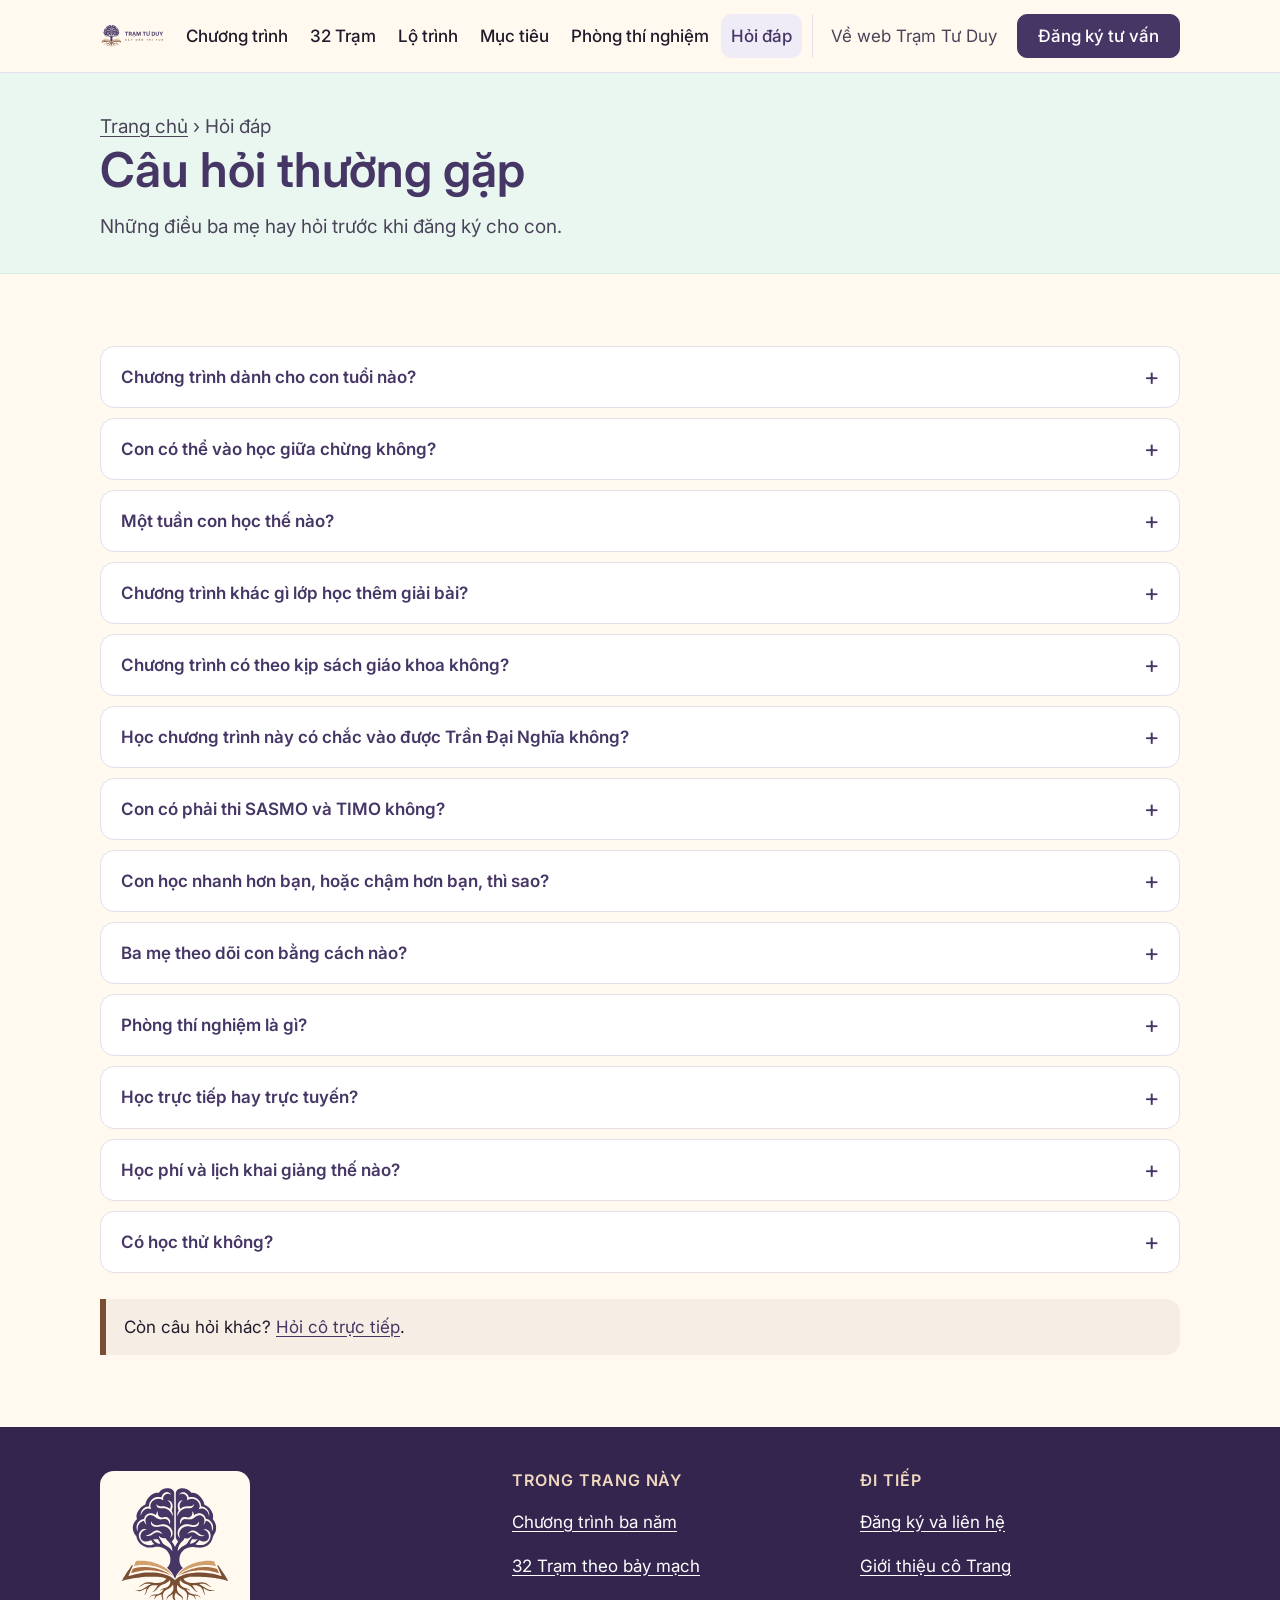
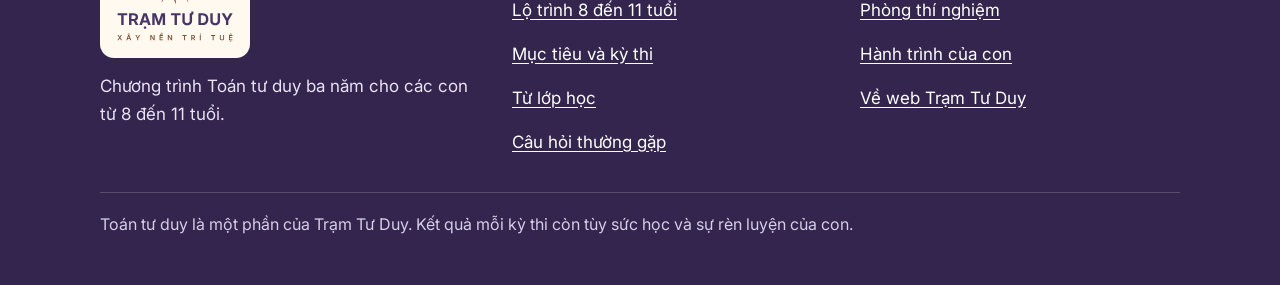
<file: cau-hoi/index.html>
<!doctype html>
<html lang="vi">
<head>
<meta charset="utf-8">
<meta name="viewport" content="width=device-width, initial-scale=1">
<title>Câu hỏi thường gặp · Toán tư duy Trạm Tư Duy</title>
<meta name="description" content="Những điều ba mẹ hay hỏi trước khi cho con học Toán tư duy ba năm.">
<link rel="canonical" href="https://toan.tramtuduy.org/cau-hoi/">
<meta property="og:type" content="website">
<meta property="og:site_name" content="Trạm Tư Duy · Toán tư duy">
<meta property="og:locale" content="vi_VN">
<meta property="og:title" content="Câu hỏi thường gặp · Toán tư duy Trạm Tư Duy">
<meta property="og:description" content="Những điều ba mẹ hay hỏi trước khi cho con học Toán tư duy ba năm.">
<meta property="og:url" content="https://toan.tramtuduy.org/cau-hoi/">
<meta property="og:image" content="https://toan.tramtuduy.org/tai-san/og/cau-hoi.png">
<meta property="og:image:width" content="1200">
<meta property="og:image:height" content="630">
<meta property="og:image:alt" content="Câu hỏi thường gặp: Toán tư duy Trạm Tư Duy">
<meta name="twitter:card" content="summary_large_image">
<meta name="twitter:title" content="Câu hỏi thường gặp · Toán tư duy Trạm Tư Duy">
<meta name="twitter:description" content="Những điều ba mẹ hay hỏi trước khi cho con học Toán tư duy ba năm.">
<meta name="twitter:image" content="https://toan.tramtuduy.org/tai-san/og/cau-hoi.png">
<meta name="theme-color" content="#463665">
<link rel="icon" type="image/png" sizes="32x32" href="/tai-san/logo/bieu-tuong-32.png">
<link rel="apple-touch-icon" href="/tai-san/logo/bieu-tuong-192.png">
<link rel="preconnect" href="https://fonts.googleapis.com">
<link rel="preconnect" href="https://fonts.gstatic.com" crossorigin>
<link rel="stylesheet" href="https://fonts.googleapis.com/css2?family=Inter:wght@400;500;600&amp;display=swap" media="print" onload="this.media='all'">
<noscript><link rel="stylesheet" href="https://fonts.googleapis.com/css2?family=Inter:wght@400;500;600&amp;display=swap"></noscript>
<link rel="stylesheet" href="/tai-san/css/site.css">
<script>document.documentElement.classList.add("js")</script>
</head>
<body>
<a class="bo-qua" href="#noi-dung">Bỏ qua, đến nội dung</a>
<header class="dau">
<div class="wrap dau__hang">
<a class="dau__logo" href="/" aria-label="Toán tư duy Trạm Tư Duy, về trang chủ"><img src="/tai-san/logo/logo-tram-tu-duy-ngang.svg" width="114" height="44" alt="Trạm Tư Duy, Xây nền trí tuệ"></a>
<button class="nut-menu" id="nut-menu" type="button" aria-expanded="false" aria-controls="menu">Menu</button>
<nav class="menu" id="menu" aria-label="Menu chính">
<ul>
<li><a href="/chuong-trinh/">Chương trình</a></li>
<li><a href="/32-tram/">32 Trạm</a></li>
<li><a href="/lo-trinh/">Lộ trình</a></li>
<li><a href="/muc-tieu/">Mục tiêu</a></li>
<li class="menu__khong-pc"><a href="/tu-lop-hoc/">Từ lớp học</a></li>
<li><a href="/phong-thi-nghiem/">Phòng thí nghiệm</a></li>
<li><a href="/cau-hoi/" aria-current="page">Hỏi đáp</a></li>
<li class="menu__khong-pc"><a href="/hanh-trinh/">Hành trình của con</a></li>
<li class="menu__khong-pc"><a href="/co-trang/">Giới thiệu cô</a></li>
<li class="menu__phu"><a href="https://tramtuduy.org">Về web Trạm Tư Duy</a></li>
<li><a class="btn btn--chinh" href="/dang-ky/">Đăng ký tư vấn</a></li>
</ul>
</nav>
</div>
</header>
<main id="noi-dung">
<section class="dau-trang"><div class="wrap">
<p class="vet-banh"><a href="/">Trang chủ</a> › Hỏi đáp</p>
<h1>Câu hỏi thường gặp</h1>
<p>Những điều ba mẹ hay hỏi trước khi đăng ký cho con.</p>
</div></section>
<section class="khoi"><div class="wrap noi-dung">
<details class="hoi"><summary>Chương trình dành cho con tuổi nào?</summary><div class="hoi__tra"><p>Từ 8 đến 11 tuổi, từ lớp 3 đến lớp 5, học liền ba năm. Năm 1 là Xây nền (8 đến 9 tuổi), năm 2 là Dựng khung (9 đến 10 tuổi), năm 3 là Vươn cao (10 đến 11 tuổi).</p></div></details>
<details class="hoi"><summary>Con có thể vào học giữa chừng không?</summary><div class="hoi__tra"><p><div class="cho" data-can-co-dien="vao_giua_chung"><p><b class="cho__nhan">CẦN CÔ ĐIỀN</b></p><p>Cô trả lời: con có vào năm 2 hay năm 3 được không, cần điều kiện gì.</p></div></p></div></details>
<details class="hoi"><summary>Một tuần con học thế nào?</summary><div class="hoi__tra"><p>Hai buổi mỗi tuần. Buổi dài 90 phút ở năm 1 và 105 phút ở năm 2, năm 3. Ở nhà con làm một phiếu sau mỗi buổi; phần chính khoảng 15 phút ở năm đầu, phần ★ đến ★★★ cho con muốn thử sức.</p></div></details>
<details class="hoi"><summary>Chương trình khác gì lớp học thêm giải bài?</summary><div class="hoi__tra"><p>Chương trình không chia theo dạng bài. Mỗi Trạm là một câu hỏi lớn; con dừng lại 4 đến 7 buổi để hiểu tận gốc rồi mới đi tiếp. Con học nói chữ “vì”: vì sao đúng, vì sao làm thế.</p></div></details>
<details class="hoi"><summary>Chương trình có theo kịp sách giáo khoa không?</summary><div class="hoi__tra"><p>Có. Trạm về kiến thức của sách giáo khoa được đặt cùng lúc hoặc sau khi trường dạy. Chỗ nào đi trước trường thì đi trước có chủ đích, thường không quá hai tháng, và có cầu nối bằng vật thật hoặc sơ đồ.</p></div></details>
<details class="hoi"><summary>Học chương trình này có chắc vào được Trần Đại Nghĩa không?</summary><div class="hoi__tra"><p>Không ai hứa được điều đó, và cô cũng không hứa. Chương trình phủ các dạng toán trong đề những năm gần đây và rèn cả cách trình bày lời giải theo bước. Kết quả còn tùy sức học và sự rèn luyện của con. Lịch khảo sát các năm sau chưa được công bố.</p></div></details>
<details class="hoi"><summary>Con có phải thi SASMO và TIMO không?</summary><div class="hoi__tra"><p>Hai năm đầu, con chỉ làm câu thử thách lấy từ đề hai kỳ thi này. Sang năm thứ ba, con dự thi.</p></div></details>
<details class="hoi"><summary>Con học nhanh hơn bạn, hoặc chậm hơn bạn, thì sao?</summary><div class="hoi__tra"><p>Mỗi phiếu có phần chính vừa sức cả lớp và phần ★ đến ★★★ cho con muốn thử sức. Khi gặp khó khăn, con viết một câu hỏi vào ô riêng; đầu buổi sau cả lớp cùng gỡ từ câu hỏi của các con.</p></div></details>
<details class="hoi"><summary>Ba mẹ theo dõi con bằng cách nào?</summary><div class="hoi__tra"><p>Cuối mỗi Trạm có thẻ kiểm tra 30 phút. Sau mỗi chặng 2 đến 4 Trạm có một tuần ôn tích hợp và một tuần đánh giá. Trang <a href="/hanh-trinh/">Hành trình của con</a> đang được xây để ba mẹ xem con đã vững gì, còn vướng gì.</p></div></details>
<details class="hoi"><summary>Phòng thí nghiệm là gì?</summary><div class="hoi__tra"><p>Là nơi con thử, kéo, xếp và quan sát; mỗi bàn đi cùng một bài trong Bài học. Phòng thí nghiệm không hỏi tên và không lưu thông tin của con. Địa chỉ: <a href="https://lab.tramtuduy.org">lab.tramtuduy.org</a>.</p></div></details>
<details class="hoi"><summary>Học trực tiếp hay trực tuyến?</summary><div class="hoi__tra"><p><div class="cho" data-can-co-dien="hinh_thuc_hoc"><p><b class="cho__nhan">CẦN CÔ ĐIỀN</b></p><p>Cô cho biết lớp học trực tiếp hay trực tuyến (hoặc cả hai), và học ở đâu.</p></div></p></div></details>
<details class="hoi"><summary>Học phí và lịch khai giảng thế nào?</summary><div class="hoi__tra"><p><div class="cho" data-can-co-dien="hoc_phi"><p><b class="cho__nhan">CẦN CÔ ĐIỀN</b></p><p>Học phí (chỉ ghi khi cô đã chốt).</p></div></p><p><div class="cho" data-can-co-dien="lich_khai_giang"><p><b class="cho__nhan">CẦN CÔ ĐIỀN</b></p><p>Lịch khai giảng, ngày học trong tuần, giờ học (chỉ ghi khi cô đã chốt).</p></div></p></div></details>
<details class="hoi"><summary>Có học thử không?</summary><div class="hoi__tra"><p><div class="cho" data-can-co-dien="hoc_thu"><p><b class="cho__nhan">CẦN CÔ ĐIỀN</b></p><p>Cô cho biết có buổi học thử hay tư vấn miễn phí không, và cách đăng ký.</p></div></p></div></details>
<div class="luu-y" style="margin-top:26px"><p>Còn câu hỏi khác? <a href="/dang-ky/">Hỏi cô trực tiếp</a>.</p></div>
</div></section>

</main>
<footer class="chan">
<div class="wrap">
<div class="chan__luoi">
<div>
<a class="chan__logo" href="/" aria-label="Về trang chủ"><img src="/tai-san/logo/logo-tram-tu-duy-doc.svg" width="126" height="163" alt="Trạm Tư Duy, Xây nền trí tuệ"></a>
<p style="margin-top:14px">Chương trình Toán tư duy ba năm cho các con từ 8 đến 11 tuổi.</p>
</div>
<div>
<h2>Trong trang này</h2>
<ul>
<li><a href="/chuong-trinh/">Chương trình ba năm</a></li>
<li><a href="/32-tram/">32 Trạm theo bảy mạch</a></li>
<li><a href="/lo-trinh/">Lộ trình 8 đến 11 tuổi</a></li>
<li><a href="/muc-tieu/">Mục tiêu và kỳ thi</a></li>
<li><a href="/tu-lop-hoc/">Từ lớp học</a></li>
<li><a href="/cau-hoi/">Câu hỏi thường gặp</a></li>
</ul>
</div>
<div>
<h2>Đi tiếp</h2>
<ul>
<li><a href="/dang-ky/">Đăng ký và liên hệ</a></li>
<li><a href="/co-trang/">Giới thiệu cô Trang</a></li>
<li><a href="/phong-thi-nghiem/">Phòng thí nghiệm</a></li>
<li><a href="/hanh-trinh/">Hành trình của con</a></li>
<li><a href="https://tramtuduy.org">Về web Trạm Tư Duy</a></li>
</ul>
</div>
</div>
<p class="chan__nho">Toán tư duy là một phần của Trạm Tư Duy. Kết quả mỗi kỳ thi còn tùy sức học và sự rèn luyện của con.</p>
</div>
</footer>
<script src="/tai-san/js/site.js" defer></script>
</body>
</html>
</file>
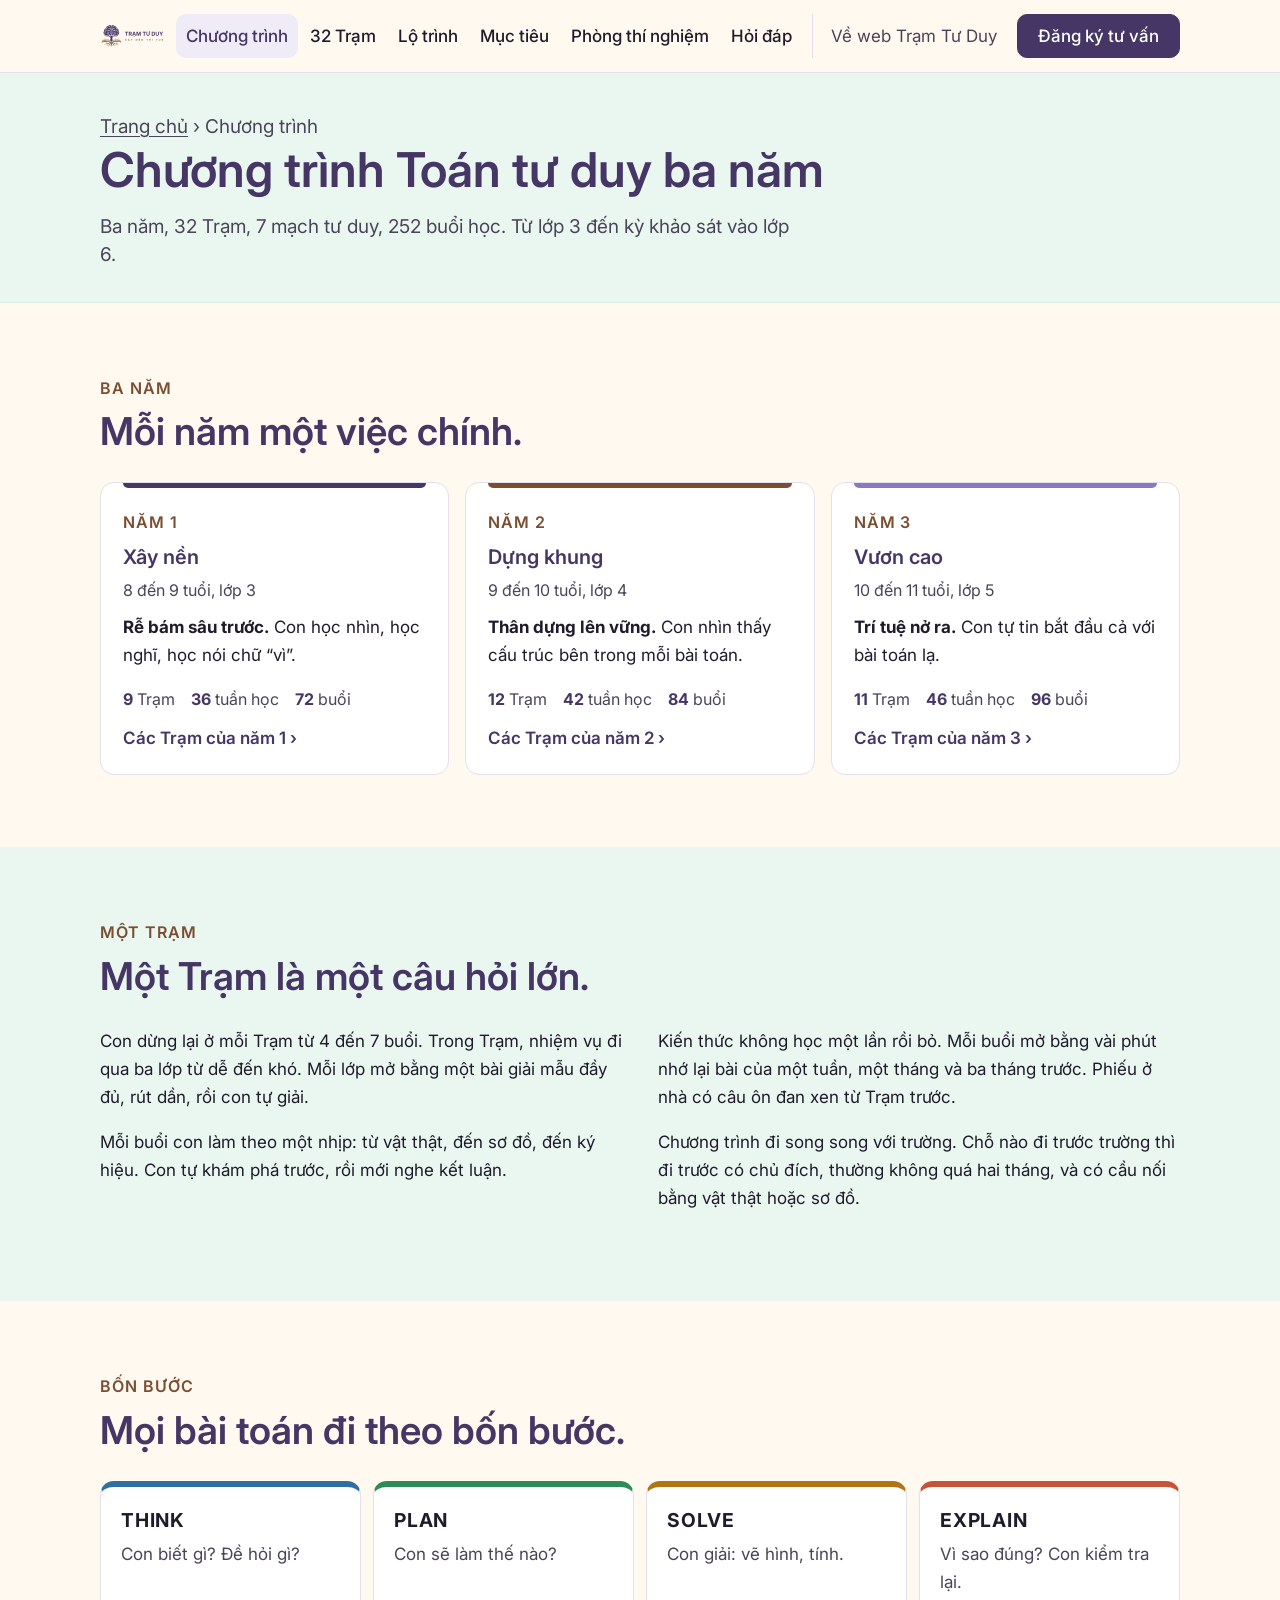
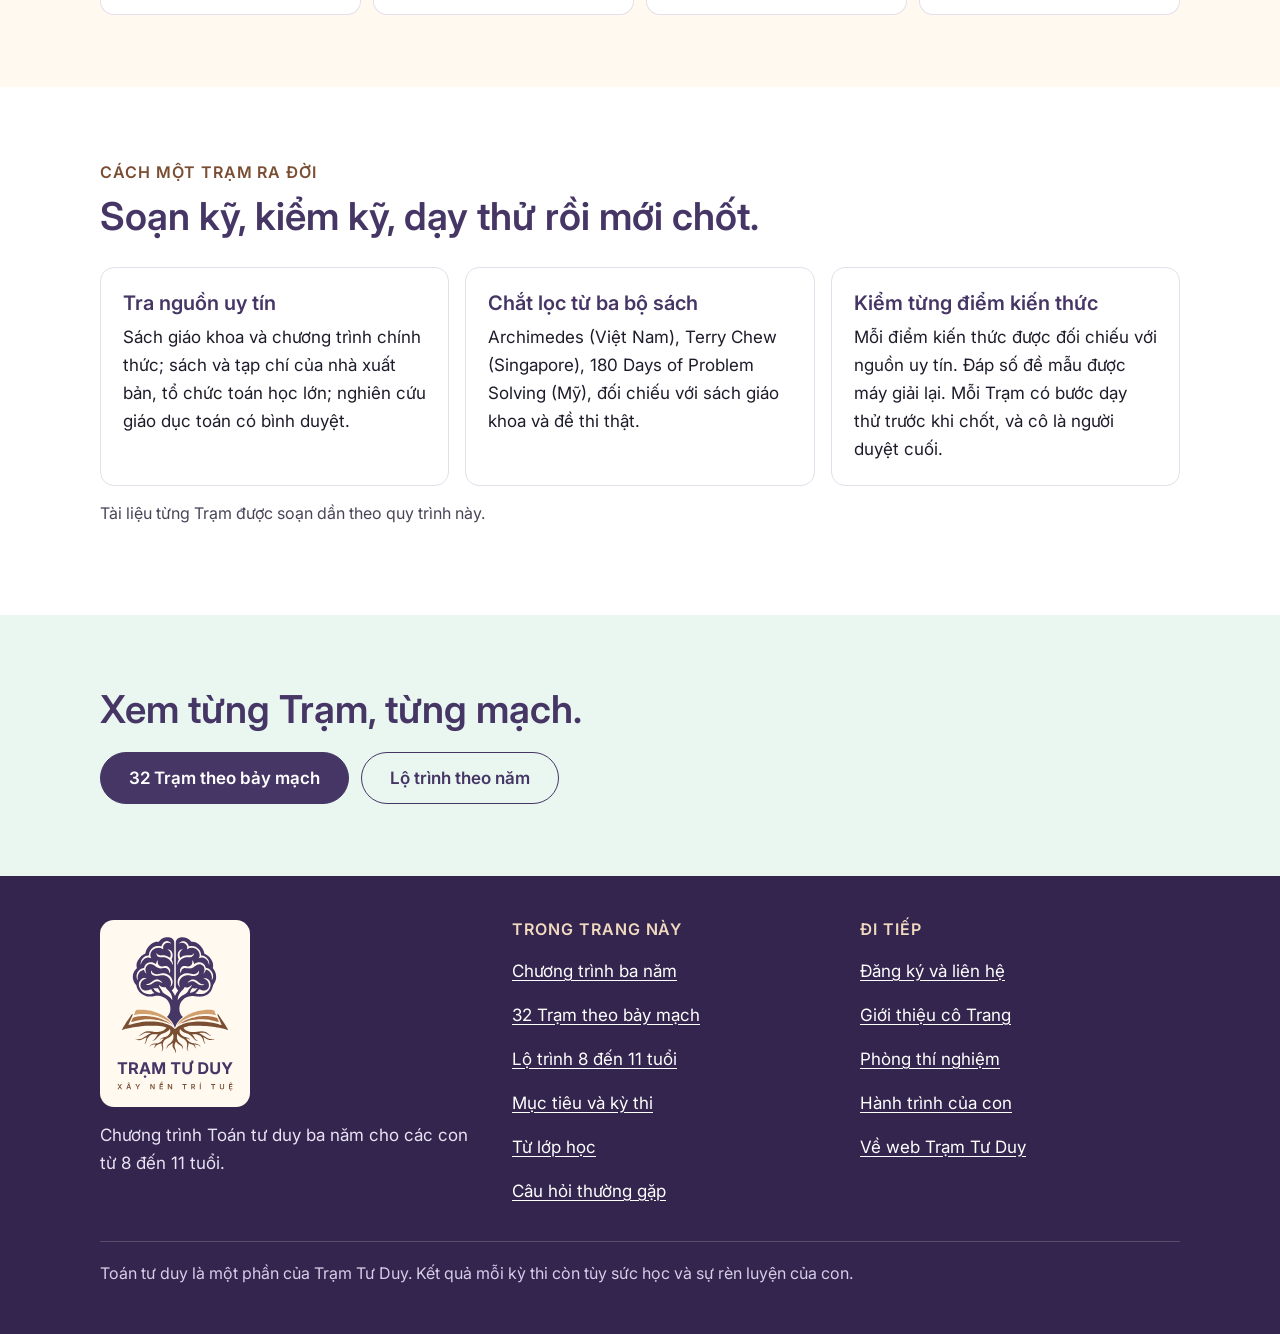
<file: chuong-trinh/index.html>
<!doctype html>
<html lang="vi">
<head>
<meta charset="utf-8">
<meta name="viewport" content="width=device-width, initial-scale=1">
<title>Chương trình ba năm · Toán tư duy Trạm Tư Duy</title>
<meta name="description" content="Ba năm, 32 Trạm, 7 mạch tư duy, 252 buổi học: Xây nền, Dựng khung, Vươn cao. Mỗi Trạm là một câu hỏi lớn.">
<link rel="canonical" href="https://toan.tramtuduy.org/chuong-trinh/">
<meta property="og:type" content="website">
<meta property="og:site_name" content="Trạm Tư Duy · Toán tư duy">
<meta property="og:locale" content="vi_VN">
<meta property="og:title" content="Chương trình ba năm · Toán tư duy Trạm Tư Duy">
<meta property="og:description" content="Ba năm, 32 Trạm, 7 mạch tư duy, 252 buổi học: Xây nền, Dựng khung, Vươn cao. Mỗi Trạm là một câu hỏi lớn.">
<meta property="og:url" content="https://toan.tramtuduy.org/chuong-trinh/">
<meta property="og:image" content="https://toan.tramtuduy.org/tai-san/og/chuong-trinh.png">
<meta property="og:image:width" content="1200">
<meta property="og:image:height" content="630">
<meta property="og:image:alt" content="Chương trình Toán tư duy ba năm: Toán tư duy Trạm Tư Duy">
<meta name="twitter:card" content="summary_large_image">
<meta name="twitter:title" content="Chương trình ba năm · Toán tư duy Trạm Tư Duy">
<meta name="twitter:description" content="Ba năm, 32 Trạm, 7 mạch tư duy, 252 buổi học: Xây nền, Dựng khung, Vươn cao. Mỗi Trạm là một câu hỏi lớn.">
<meta name="twitter:image" content="https://toan.tramtuduy.org/tai-san/og/chuong-trinh.png">
<meta name="theme-color" content="#463665">
<link rel="icon" type="image/png" sizes="32x32" href="/tai-san/logo/bieu-tuong-32.png">
<link rel="apple-touch-icon" href="/tai-san/logo/bieu-tuong-192.png">
<link rel="preconnect" href="https://fonts.googleapis.com">
<link rel="preconnect" href="https://fonts.gstatic.com" crossorigin>
<link rel="stylesheet" href="https://fonts.googleapis.com/css2?family=Inter:wght@400;500;600&amp;display=swap" media="print" onload="this.media='all'">
<noscript><link rel="stylesheet" href="https://fonts.googleapis.com/css2?family=Inter:wght@400;500;600&amp;display=swap"></noscript>
<link rel="stylesheet" href="/tai-san/css/site.css">
<script>document.documentElement.classList.add("js")</script>
</head>
<body>
<a class="bo-qua" href="#noi-dung">Bỏ qua, đến nội dung</a>
<header class="dau">
<div class="wrap dau__hang">
<a class="dau__logo" href="/" aria-label="Toán tư duy Trạm Tư Duy, về trang chủ"><img src="/tai-san/logo/logo-tram-tu-duy-ngang.svg" width="114" height="44" alt="Trạm Tư Duy, Xây nền trí tuệ"></a>
<button class="nut-menu" id="nut-menu" type="button" aria-expanded="false" aria-controls="menu">Menu</button>
<nav class="menu" id="menu" aria-label="Menu chính">
<ul>
<li><a href="/chuong-trinh/" aria-current="page">Chương trình</a></li>
<li><a href="/32-tram/">32 Trạm</a></li>
<li><a href="/lo-trinh/">Lộ trình</a></li>
<li><a href="/muc-tieu/">Mục tiêu</a></li>
<li class="menu__khong-pc"><a href="/tu-lop-hoc/">Từ lớp học</a></li>
<li><a href="/phong-thi-nghiem/">Phòng thí nghiệm</a></li>
<li><a href="/cau-hoi/">Hỏi đáp</a></li>
<li class="menu__khong-pc"><a href="/hanh-trinh/">Hành trình của con</a></li>
<li class="menu__khong-pc"><a href="/co-trang/">Giới thiệu cô</a></li>
<li class="menu__phu"><a href="https://tramtuduy.org">Về web Trạm Tư Duy</a></li>
<li><a class="btn btn--chinh" href="/dang-ky/">Đăng ký tư vấn</a></li>
</ul>
</nav>
</div>
</header>
<main id="noi-dung">
<section class="dau-trang"><div class="wrap">
<p class="vet-banh"><a href="/">Trang chủ</a> › Chương trình</p>
<h1>Chương trình Toán tư duy ba năm</h1>
<p>Ba năm, 32 Trạm, 7 mạch tư duy, 252 buổi học. Từ lớp 3 đến kỳ khảo sát vào lớp 6.</p>
</div></section>
<section class="khoi"><div class="wrap">
<div class="khoi__dau"><span class="nhan">Ba năm</span><h2>Mỗi năm một việc chính.</h2></div>
<div class="luoi luoi--3"><article class="the nam nam--1">
<span class="nhan">Năm 1</span><h3>Xây nền</h3>
<p class="nam__tuoi">8 đến 9 tuổi, lớp 3</p>
<p><b>Rễ bám sâu trước.</b> Con học nhìn, học nghĩ, học nói chữ “vì”.</p>
<ul class="nam__so"><li><b>9</b> Trạm</li><li><b>36</b> tuần học</li><li><b>72</b> buổi</li></ul>
<p style="margin-top:12px"><a class="lien-ket-mui" href="/32-tram/nam-1/">Các Trạm của năm 1</a></p>
</article><article class="the nam nam--2">
<span class="nhan">Năm 2</span><h3>Dựng khung</h3>
<p class="nam__tuoi">9 đến 10 tuổi, lớp 4</p>
<p><b>Thân dựng lên vững.</b> Con nhìn thấy cấu trúc bên trong mỗi bài toán.</p>
<ul class="nam__so"><li><b>12</b> Trạm</li><li><b>42</b> tuần học</li><li><b>84</b> buổi</li></ul>
<p style="margin-top:12px"><a class="lien-ket-mui" href="/32-tram/nam-2/">Các Trạm của năm 2</a></p>
</article><article class="the nam nam--3">
<span class="nhan">Năm 3</span><h3>Vươn cao</h3>
<p class="nam__tuoi">10 đến 11 tuổi, lớp 5</p>
<p><b>Trí tuệ nở ra.</b> Con tự tin bắt đầu cả với bài toán lạ.</p>
<ul class="nam__so"><li><b>11</b> Trạm</li><li><b>46</b> tuần học</li><li><b>96</b> buổi</li></ul>
<p style="margin-top:12px"><a class="lien-ket-mui" href="/32-tram/nam-3/">Các Trạm của năm 3</a></p>
</article></div>
</div></section>

<section class="khoi khoi--bac-ha"><div class="wrap">
<div class="khoi__dau"><span class="nhan">Một Trạm</span><h2>Một Trạm là một câu hỏi lớn.</h2></div>
<div class="hai-cot noi-dung">
<div>
<p>Con dừng lại ở mỗi Trạm từ 4 đến 7 buổi. Trong Trạm, nhiệm vụ đi qua ba lớp từ dễ đến khó. Mỗi lớp mở bằng một bài giải mẫu đầy đủ, rút dần, rồi con tự giải.</p>
<p>Mỗi buổi con làm theo một nhịp: từ vật thật, đến sơ đồ, đến ký hiệu. Con tự khám phá trước, rồi mới nghe kết luận.</p>
</div>
<div>
<p>Kiến thức không học một lần rồi bỏ. Mỗi buổi mở bằng vài phút nhớ lại bài của một tuần, một tháng và ba tháng trước. Phiếu ở nhà có câu ôn đan xen từ Trạm trước.</p>
<p>Chương trình đi song song với trường. Chỗ nào đi trước trường thì đi trước có chủ đích, thường không quá hai tháng, và có cầu nối bằng vật thật hoặc sơ đồ.</p>
</div>
</div>
</div></section>

<section class="khoi"><div class="wrap">
<div class="khoi__dau"><span class="nhan">Bốn bước</span><h2>Mọi bài toán đi theo bốn bước.</h2></div>
<ul class="buoc">
<li class="b-think"><b>THINK</b><span>Con biết gì? Đề hỏi gì?</span></li>
<li class="b-plan"><b>PLAN</b><span>Con sẽ làm thế nào?</span></li>
<li class="b-solve"><b>SOLVE</b><span>Con giải: vẽ hình, tính.</span></li>
<li class="b-explain"><b>EXPLAIN</b><span>Vì sao đúng? Con kiểm tra lại.</span></li>
</ul>
</div></section>

<section class="khoi khoi--trang"><div class="wrap">
<div class="khoi__dau"><span class="nhan">Cách một Trạm ra đời</span><h2>Soạn kỹ, kiểm kỹ, dạy thử rồi mới chốt.</h2></div>
<div class="luoi luoi--3">
<div class="the"><h3>Tra nguồn uy tín</h3><p>Sách giáo khoa và chương trình chính thức; sách và tạp chí của nhà xuất bản, tổ chức toán học lớn; nghiên cứu giáo dục toán có bình duyệt.</p></div>
<div class="the"><h3>Chắt lọc từ ba bộ sách</h3><p>Archimedes (Việt Nam), Terry Chew (Singapore), 180 Days of Problem Solving (Mỹ), đối chiếu với sách giáo khoa và đề thi thật.</p></div>
<div class="the"><h3>Kiểm từng điểm kiến thức</h3><p>Mỗi điểm kiến thức được đối chiếu với nguồn uy tín. Đáp số đề mẫu được máy giải lại. Mỗi Trạm có bước dạy thử trước khi chốt, và cô là người duyệt cuối.</p></div>
</div>
<p class="nho" style="margin-top:14px">Tài liệu từng Trạm được soạn dần theo quy trình này.</p>
</div></section>

<section class="khoi khoi--bac-ha"><div class="wrap keu">
<h2>Xem từng Trạm, từng mạch.</h2>
<div class="hang-nut"><a class="btn btn--chinh" href="/32-tram/">32 Trạm theo bảy mạch</a><a class="btn btn--phu" href="/lo-trinh/">Lộ trình theo năm</a></div>
</div></section>

</main>
<footer class="chan">
<div class="wrap">
<div class="chan__luoi">
<div>
<a class="chan__logo" href="/" aria-label="Về trang chủ"><img src="/tai-san/logo/logo-tram-tu-duy-doc.svg" width="126" height="163" alt="Trạm Tư Duy, Xây nền trí tuệ"></a>
<p style="margin-top:14px">Chương trình Toán tư duy ba năm cho các con từ 8 đến 11 tuổi.</p>
</div>
<div>
<h2>Trong trang này</h2>
<ul>
<li><a href="/chuong-trinh/">Chương trình ba năm</a></li>
<li><a href="/32-tram/">32 Trạm theo bảy mạch</a></li>
<li><a href="/lo-trinh/">Lộ trình 8 đến 11 tuổi</a></li>
<li><a href="/muc-tieu/">Mục tiêu và kỳ thi</a></li>
<li><a href="/tu-lop-hoc/">Từ lớp học</a></li>
<li><a href="/cau-hoi/">Câu hỏi thường gặp</a></li>
</ul>
</div>
<div>
<h2>Đi tiếp</h2>
<ul>
<li><a href="/dang-ky/">Đăng ký và liên hệ</a></li>
<li><a href="/co-trang/">Giới thiệu cô Trang</a></li>
<li><a href="/phong-thi-nghiem/">Phòng thí nghiệm</a></li>
<li><a href="/hanh-trinh/">Hành trình của con</a></li>
<li><a href="https://tramtuduy.org">Về web Trạm Tư Duy</a></li>
</ul>
</div>
</div>
<p class="chan__nho">Toán tư duy là một phần của Trạm Tư Duy. Kết quả mỗi kỳ thi còn tùy sức học và sự rèn luyện của con.</p>
</div>
</footer>
<script src="/tai-san/js/site.js" defer></script>
</body>
</html>
</file>
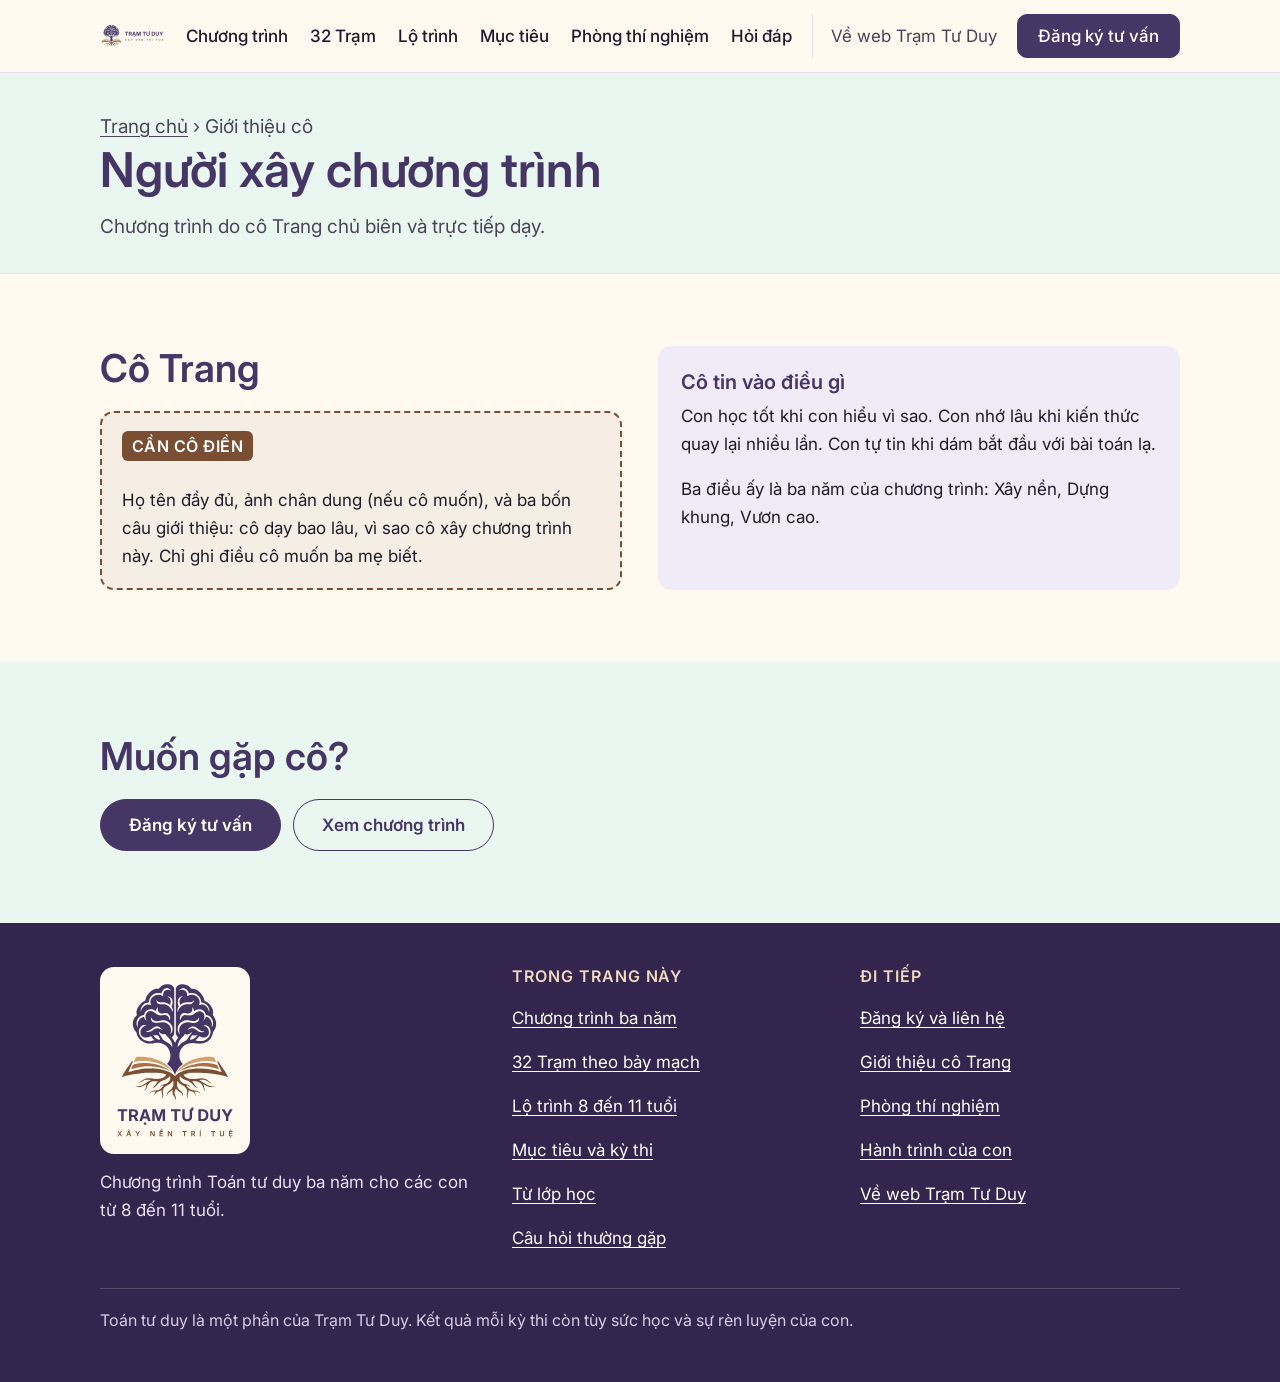
<file: co-trang/index.html>
<!doctype html>
<html lang="vi">
<head>
<meta charset="utf-8">
<meta name="viewport" content="width=device-width, initial-scale=1">
<title>Giới thiệu cô Trang · Toán tư duy Trạm Tư Duy</title>
<meta name="description" content="Cô Trang, người chủ biên và trực tiếp dạy chương trình Toán tư duy ba năm.">
<link rel="canonical" href="https://toan.tramtuduy.org/co-trang/">
<meta property="og:type" content="website">
<meta property="og:site_name" content="Trạm Tư Duy · Toán tư duy">
<meta property="og:locale" content="vi_VN">
<meta property="og:title" content="Giới thiệu cô Trang · Toán tư duy Trạm Tư Duy">
<meta property="og:description" content="Cô Trang, người chủ biên và trực tiếp dạy chương trình Toán tư duy ba năm.">
<meta property="og:url" content="https://toan.tramtuduy.org/co-trang/">
<meta property="og:image" content="https://toan.tramtuduy.org/tai-san/og/co-trang.png">
<meta property="og:image:width" content="1200">
<meta property="og:image:height" content="630">
<meta property="og:image:alt" content="Giới thiệu cô Trang: Toán tư duy Trạm Tư Duy">
<meta name="twitter:card" content="summary_large_image">
<meta name="twitter:title" content="Giới thiệu cô Trang · Toán tư duy Trạm Tư Duy">
<meta name="twitter:description" content="Cô Trang, người chủ biên và trực tiếp dạy chương trình Toán tư duy ba năm.">
<meta name="twitter:image" content="https://toan.tramtuduy.org/tai-san/og/co-trang.png">
<meta name="theme-color" content="#463665">
<link rel="icon" type="image/png" sizes="32x32" href="/tai-san/logo/bieu-tuong-32.png">
<link rel="apple-touch-icon" href="/tai-san/logo/bieu-tuong-192.png">
<link rel="preconnect" href="https://fonts.googleapis.com">
<link rel="preconnect" href="https://fonts.gstatic.com" crossorigin>
<link rel="stylesheet" href="https://fonts.googleapis.com/css2?family=Inter:wght@400;500;600&amp;display=swap" media="print" onload="this.media='all'">
<noscript><link rel="stylesheet" href="https://fonts.googleapis.com/css2?family=Inter:wght@400;500;600&amp;display=swap"></noscript>
<link rel="stylesheet" href="/tai-san/css/site.css">
<script>document.documentElement.classList.add("js")</script>
</head>
<body>
<a class="bo-qua" href="#noi-dung">Bỏ qua, đến nội dung</a>
<header class="dau">
<div class="wrap dau__hang">
<a class="dau__logo" href="/" aria-label="Toán tư duy Trạm Tư Duy, về trang chủ"><img src="/tai-san/logo/logo-tram-tu-duy-ngang.svg" width="114" height="44" alt="Trạm Tư Duy, Xây nền trí tuệ"></a>
<button class="nut-menu" id="nut-menu" type="button" aria-expanded="false" aria-controls="menu">Menu</button>
<nav class="menu" id="menu" aria-label="Menu chính">
<ul>
<li><a href="/chuong-trinh/">Chương trình</a></li>
<li><a href="/32-tram/">32 Trạm</a></li>
<li><a href="/lo-trinh/">Lộ trình</a></li>
<li><a href="/muc-tieu/">Mục tiêu</a></li>
<li class="menu__khong-pc"><a href="/tu-lop-hoc/">Từ lớp học</a></li>
<li><a href="/phong-thi-nghiem/">Phòng thí nghiệm</a></li>
<li><a href="/cau-hoi/">Hỏi đáp</a></li>
<li class="menu__khong-pc"><a href="/hanh-trinh/">Hành trình của con</a></li>
<li class="menu__khong-pc"><a href="/co-trang/" aria-current="page">Giới thiệu cô</a></li>
<li class="menu__phu"><a href="https://tramtuduy.org">Về web Trạm Tư Duy</a></li>
<li><a class="btn btn--chinh" href="/dang-ky/">Đăng ký tư vấn</a></li>
</ul>
</nav>
</div>
</header>
<main id="noi-dung">
<section class="dau-trang"><div class="wrap">
<p class="vet-banh"><a href="/">Trang chủ</a> › Giới thiệu cô</p>
<h1>Người xây chương trình</h1>
<p>Chương trình do cô Trang chủ biên và trực tiếp dạy.</p>
</div></section>
<section class="khoi"><div class="wrap">
<div class="hai-cot">
<div class="noi-dung"><h2>Cô Trang</h2><div class="cho" data-can-co-dien="gioi_thieu_co"><p><b class="cho__nhan">CẦN CÔ ĐIỀN</b></p><p>Họ tên đầy đủ, ảnh chân dung (nếu cô muốn), và ba bốn câu giới thiệu: cô dạy bao lâu, vì sao cô xây chương trình này. Chỉ ghi điều cô muốn ba mẹ biết.</p></div></div>
<div class="the the--nen"><h3>Cô tin vào điều gì</h3>
<p>Con học tốt khi con hiểu vì sao. Con nhớ lâu khi kiến thức quay lại nhiều lần. Con tự tin khi dám bắt đầu với bài toán lạ.</p>
<p>Ba điều ấy là ba năm của chương trình: Xây nền, Dựng khung, Vươn cao.</p></div>
</div>
</div></section>
<section class="khoi khoi--bac-ha"><div class="wrap keu">
<h2>Muốn gặp cô?</h2>
<div class="hang-nut"><a class="btn btn--chinh" href="/dang-ky/">Đăng ký tư vấn</a><a class="btn btn--phu" href="/chuong-trinh/">Xem chương trình</a></div>
</div></section>

</main>
<footer class="chan">
<div class="wrap">
<div class="chan__luoi">
<div>
<a class="chan__logo" href="/" aria-label="Về trang chủ"><img src="/tai-san/logo/logo-tram-tu-duy-doc.svg" width="126" height="163" alt="Trạm Tư Duy, Xây nền trí tuệ"></a>
<p style="margin-top:14px">Chương trình Toán tư duy ba năm cho các con từ 8 đến 11 tuổi.</p>
</div>
<div>
<h2>Trong trang này</h2>
<ul>
<li><a href="/chuong-trinh/">Chương trình ba năm</a></li>
<li><a href="/32-tram/">32 Trạm theo bảy mạch</a></li>
<li><a href="/lo-trinh/">Lộ trình 8 đến 11 tuổi</a></li>
<li><a href="/muc-tieu/">Mục tiêu và kỳ thi</a></li>
<li><a href="/tu-lop-hoc/">Từ lớp học</a></li>
<li><a href="/cau-hoi/">Câu hỏi thường gặp</a></li>
</ul>
</div>
<div>
<h2>Đi tiếp</h2>
<ul>
<li><a href="/dang-ky/">Đăng ký và liên hệ</a></li>
<li><a href="/co-trang/">Giới thiệu cô Trang</a></li>
<li><a href="/phong-thi-nghiem/">Phòng thí nghiệm</a></li>
<li><a href="/hanh-trinh/">Hành trình của con</a></li>
<li><a href="https://tramtuduy.org">Về web Trạm Tư Duy</a></li>
</ul>
</div>
</div>
<p class="chan__nho">Toán tư duy là một phần của Trạm Tư Duy. Kết quả mỗi kỳ thi còn tùy sức học và sự rèn luyện của con.</p>
</div>
</footer>
<script src="/tai-san/js/site.js" defer></script>
</body>
</html>
</file>
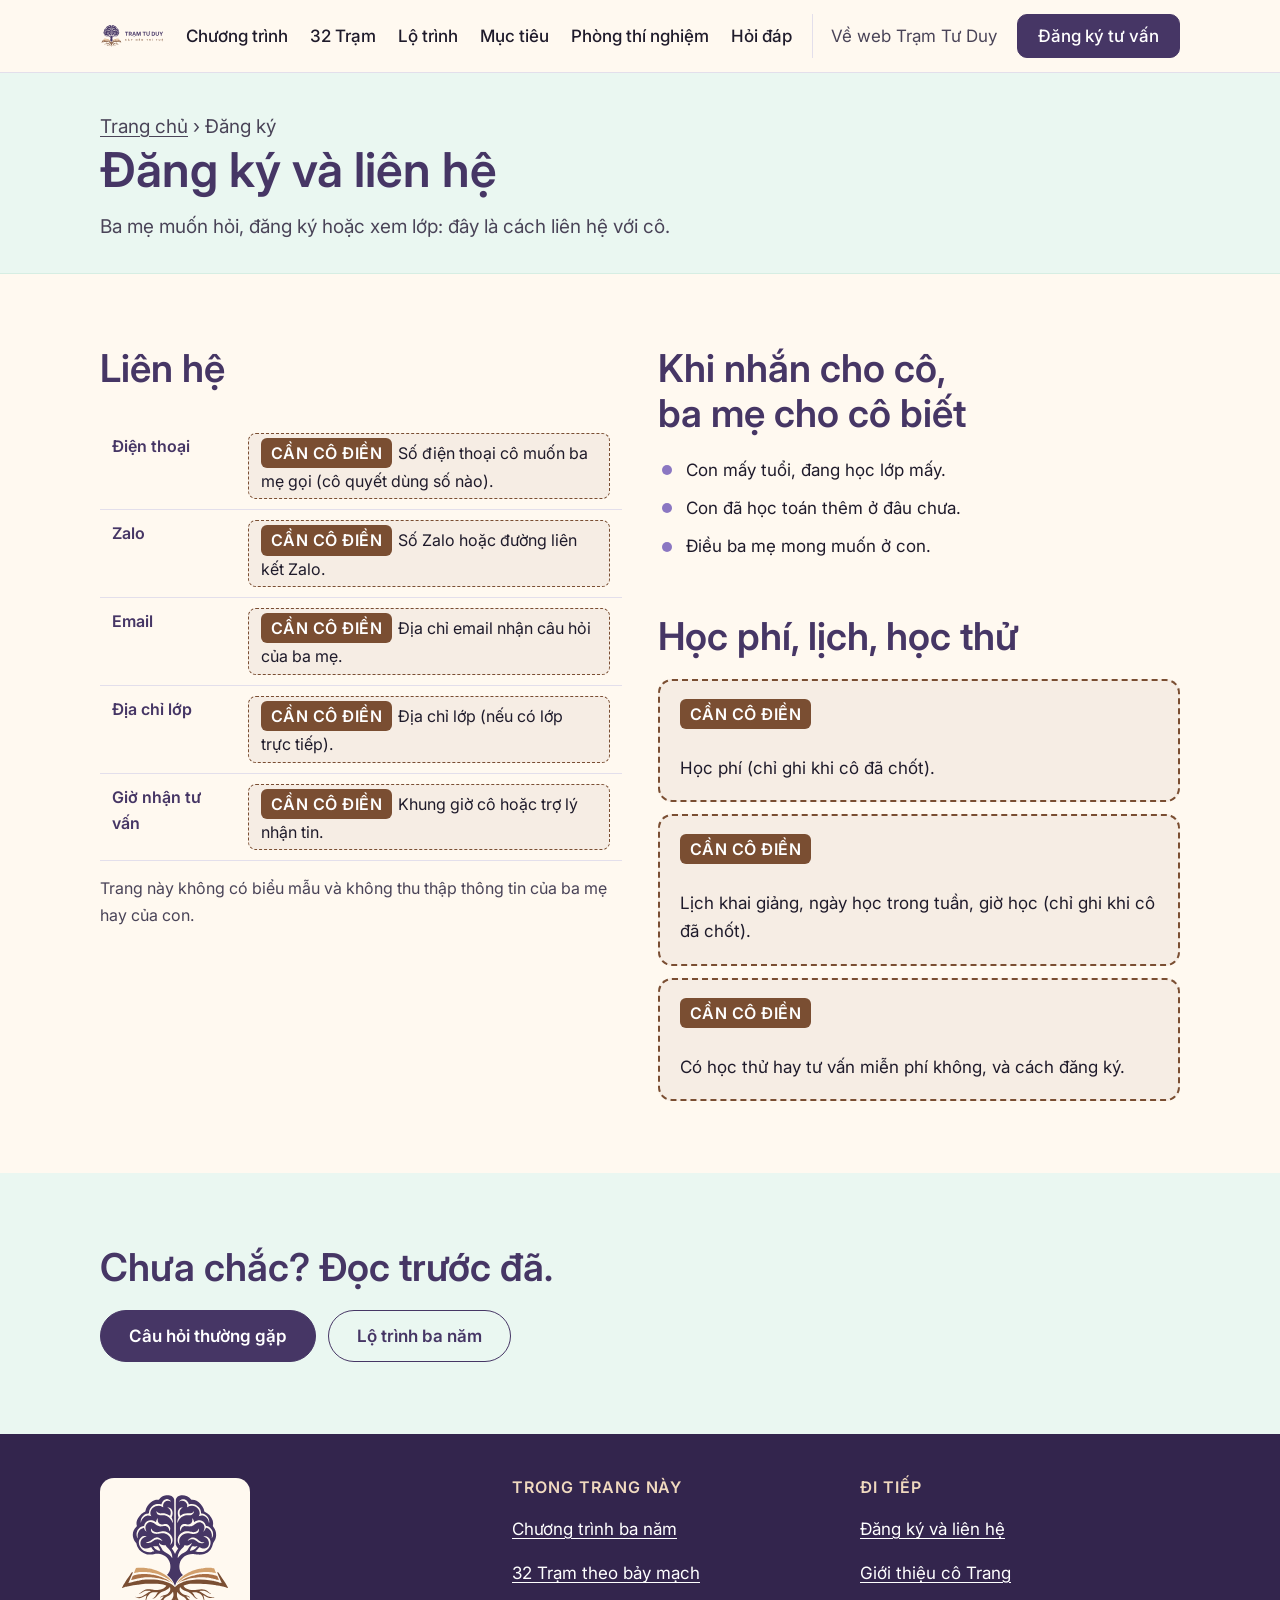
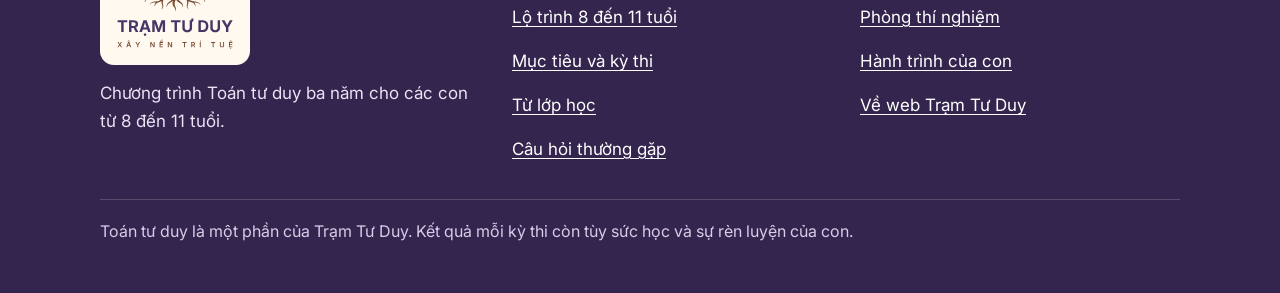
<file: dang-ky/index.html>
<!doctype html>
<html lang="vi">
<head>
<meta charset="utf-8">
<meta name="viewport" content="width=device-width, initial-scale=1">
<title>Đăng ký và liên hệ · Toán tư duy Trạm Tư Duy</title>
<meta name="description" content="Cách liên hệ với cô Trang để hỏi, đăng ký hoặc xem lớp Toán tư duy.">
<link rel="canonical" href="https://toan.tramtuduy.org/dang-ky/">
<meta property="og:type" content="website">
<meta property="og:site_name" content="Trạm Tư Duy · Toán tư duy">
<meta property="og:locale" content="vi_VN">
<meta property="og:title" content="Đăng ký và liên hệ · Toán tư duy Trạm Tư Duy">
<meta property="og:description" content="Cách liên hệ với cô Trang để hỏi, đăng ký hoặc xem lớp Toán tư duy.">
<meta property="og:url" content="https://toan.tramtuduy.org/dang-ky/">
<meta property="og:image" content="https://toan.tramtuduy.org/tai-san/og/dang-ky.png">
<meta property="og:image:width" content="1200">
<meta property="og:image:height" content="630">
<meta property="og:image:alt" content="Đăng ký và liên hệ: Toán tư duy Trạm Tư Duy">
<meta name="twitter:card" content="summary_large_image">
<meta name="twitter:title" content="Đăng ký và liên hệ · Toán tư duy Trạm Tư Duy">
<meta name="twitter:description" content="Cách liên hệ với cô Trang để hỏi, đăng ký hoặc xem lớp Toán tư duy.">
<meta name="twitter:image" content="https://toan.tramtuduy.org/tai-san/og/dang-ky.png">
<meta name="theme-color" content="#463665">
<link rel="icon" type="image/png" sizes="32x32" href="/tai-san/logo/bieu-tuong-32.png">
<link rel="apple-touch-icon" href="/tai-san/logo/bieu-tuong-192.png">
<link rel="preconnect" href="https://fonts.googleapis.com">
<link rel="preconnect" href="https://fonts.gstatic.com" crossorigin>
<link rel="stylesheet" href="https://fonts.googleapis.com/css2?family=Inter:wght@400;500;600&amp;display=swap" media="print" onload="this.media='all'">
<noscript><link rel="stylesheet" href="https://fonts.googleapis.com/css2?family=Inter:wght@400;500;600&amp;display=swap"></noscript>
<link rel="stylesheet" href="/tai-san/css/site.css">
<script>document.documentElement.classList.add("js")</script>
</head>
<body>
<a class="bo-qua" href="#noi-dung">Bỏ qua, đến nội dung</a>
<header class="dau">
<div class="wrap dau__hang">
<a class="dau__logo" href="/" aria-label="Toán tư duy Trạm Tư Duy, về trang chủ"><img src="/tai-san/logo/logo-tram-tu-duy-ngang.svg" width="114" height="44" alt="Trạm Tư Duy, Xây nền trí tuệ"></a>
<button class="nut-menu" id="nut-menu" type="button" aria-expanded="false" aria-controls="menu">Menu</button>
<nav class="menu" id="menu" aria-label="Menu chính">
<ul>
<li><a href="/chuong-trinh/">Chương trình</a></li>
<li><a href="/32-tram/">32 Trạm</a></li>
<li><a href="/lo-trinh/">Lộ trình</a></li>
<li><a href="/muc-tieu/">Mục tiêu</a></li>
<li class="menu__khong-pc"><a href="/tu-lop-hoc/">Từ lớp học</a></li>
<li><a href="/phong-thi-nghiem/">Phòng thí nghiệm</a></li>
<li><a href="/cau-hoi/">Hỏi đáp</a></li>
<li class="menu__khong-pc"><a href="/hanh-trinh/">Hành trình của con</a></li>
<li class="menu__khong-pc"><a href="/co-trang/">Giới thiệu cô</a></li>
<li class="menu__phu"><a href="https://tramtuduy.org">Về web Trạm Tư Duy</a></li>
<li><a class="btn btn--chinh" href="/dang-ky/">Đăng ký tư vấn</a></li>
</ul>
</nav>
</div>
</header>
<main id="noi-dung">
<section class="dau-trang"><div class="wrap">
<p class="vet-banh"><a href="/">Trang chủ</a> › Đăng ký</p>
<h1>Đăng ký và liên hệ</h1>
<p>Ba mẹ muốn hỏi, đăng ký hoặc xem lớp: đây là cách liên hệ với cô.</p>
</div></section>
<section class="khoi"><div class="wrap">
<div class="hai-cot">
<div class="noi-dung">
<h2>Liên hệ</h2>
<div class="bang-cuon"><table class="bang-buoi bang-lh"><tbody><tr><th scope="row">Điện thoại</th><td><span class="cho cho--nho" data-can-co-dien="lien_he.dien_thoai"><b class="cho__nhan">CẦN CÔ ĐIỀN</b>Số điện thoại cô muốn ba mẹ gọi (cô quyết dùng số nào).</span></td></tr><tr><th scope="row">Zalo</th><td><span class="cho cho--nho" data-can-co-dien="lien_he.zalo"><b class="cho__nhan">CẦN CÔ ĐIỀN</b>Số Zalo hoặc đường liên kết Zalo.</span></td></tr><tr><th scope="row">Email</th><td><span class="cho cho--nho" data-can-co-dien="lien_he.email"><b class="cho__nhan">CẦN CÔ ĐIỀN</b>Địa chỉ email nhận câu hỏi của ba mẹ.</span></td></tr><tr><th scope="row">Địa chỉ lớp</th><td><span class="cho cho--nho" data-can-co-dien="dia_chi"><b class="cho__nhan">CẦN CÔ ĐIỀN</b>Địa chỉ lớp (nếu có lớp trực tiếp).</span></td></tr><tr><th scope="row">Giờ nhận tư vấn</th><td><span class="cho cho--nho" data-can-co-dien="gio_tu_van"><b class="cho__nhan">CẦN CÔ ĐIỀN</b>Khung giờ cô hoặc trợ lý nhận tin.</span></td></tr></tbody></table></div>
<p class="nho" style="margin-top:14px">Trang này không có biểu mẫu và không thu thập thông tin của ba mẹ hay của con.</p>
</div>
<div class="noi-dung">
<h2>Khi nhắn cho cô, ba mẹ cho cô biết</h2>
<ul class="danh-sach-tick">
<li>Con mấy tuổi, đang học lớp mấy.</li>
<li>Con đã học toán thêm ở đâu chưa.</li>
<li>Điều ba mẹ mong muốn ở con.</li>
</ul>
<h2 style="margin-top:1.4em">Học phí, lịch, học thử</h2>
<div class="cho" data-can-co-dien="hoc_phi"><p><b class="cho__nhan">CẦN CÔ ĐIỀN</b></p><p>Học phí (chỉ ghi khi cô đã chốt).</p></div>
<div style="height:12px"></div>
<div class="cho" data-can-co-dien="lich_khai_giang"><p><b class="cho__nhan">CẦN CÔ ĐIỀN</b></p><p>Lịch khai giảng, ngày học trong tuần, giờ học (chỉ ghi khi cô đã chốt).</p></div>
<div style="height:12px"></div>
<div class="cho" data-can-co-dien="hoc_thu"><p><b class="cho__nhan">CẦN CÔ ĐIỀN</b></p><p>Có học thử hay tư vấn miễn phí không, và cách đăng ký.</p></div>
</div>
</div>
</div></section>
<section class="khoi khoi--bac-ha"><div class="wrap keu">
<h2>Chưa chắc? Đọc trước đã.</h2>
<div class="hang-nut"><a class="btn btn--chinh" href="/cau-hoi/">Câu hỏi thường gặp</a><a class="btn btn--phu" href="/lo-trinh/">Lộ trình ba năm</a></div>
</div></section>

</main>
<footer class="chan">
<div class="wrap">
<div class="chan__luoi">
<div>
<a class="chan__logo" href="/" aria-label="Về trang chủ"><img src="/tai-san/logo/logo-tram-tu-duy-doc.svg" width="126" height="163" alt="Trạm Tư Duy, Xây nền trí tuệ"></a>
<p style="margin-top:14px">Chương trình Toán tư duy ba năm cho các con từ 8 đến 11 tuổi.</p>
</div>
<div>
<h2>Trong trang này</h2>
<ul>
<li><a href="/chuong-trinh/">Chương trình ba năm</a></li>
<li><a href="/32-tram/">32 Trạm theo bảy mạch</a></li>
<li><a href="/lo-trinh/">Lộ trình 8 đến 11 tuổi</a></li>
<li><a href="/muc-tieu/">Mục tiêu và kỳ thi</a></li>
<li><a href="/tu-lop-hoc/">Từ lớp học</a></li>
<li><a href="/cau-hoi/">Câu hỏi thường gặp</a></li>
</ul>
</div>
<div>
<h2>Đi tiếp</h2>
<ul>
<li><a href="/dang-ky/">Đăng ký và liên hệ</a></li>
<li><a href="/co-trang/">Giới thiệu cô Trang</a></li>
<li><a href="/phong-thi-nghiem/">Phòng thí nghiệm</a></li>
<li><a href="/hanh-trinh/">Hành trình của con</a></li>
<li><a href="https://tramtuduy.org">Về web Trạm Tư Duy</a></li>
</ul>
</div>
</div>
<p class="chan__nho">Toán tư duy là một phần của Trạm Tư Duy. Kết quả mỗi kỳ thi còn tùy sức học và sự rèn luyện của con.</p>
</div>
</footer>
<script src="/tai-san/js/site.js" defer></script>
</body>
</html>
</file>
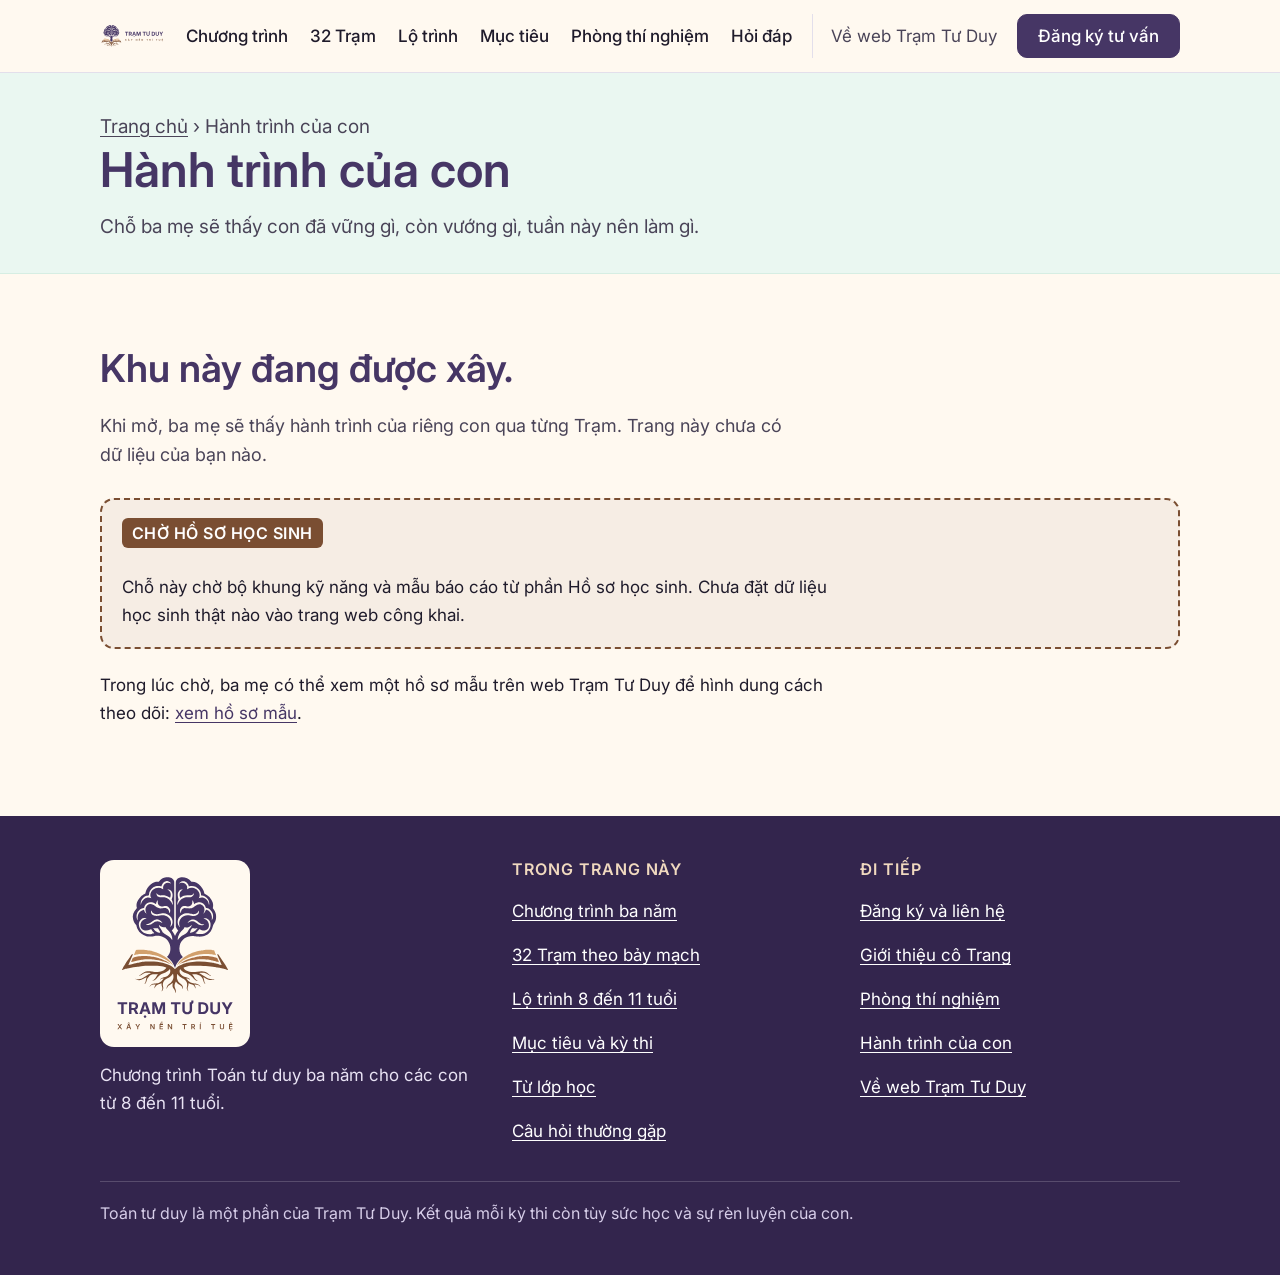
<file: hanh-trinh/index.html>
<!doctype html>
<html lang="vi">
<head>
<meta charset="utf-8">
<meta name="viewport" content="width=device-width, initial-scale=1">
<title>Hành trình của con · Toán tư duy Trạm Tư Duy</title>
<meta name="description" content="Nơi ba mẹ sẽ thấy con đã vững gì, còn vướng gì, tuần này nên làm gì. Khu này đang được xây.">
<link rel="canonical" href="https://toan.tramtuduy.org/hanh-trinh/">
<meta property="og:type" content="website">
<meta property="og:site_name" content="Trạm Tư Duy · Toán tư duy">
<meta property="og:locale" content="vi_VN">
<meta property="og:title" content="Hành trình của con · Toán tư duy Trạm Tư Duy">
<meta property="og:description" content="Nơi ba mẹ sẽ thấy con đã vững gì, còn vướng gì, tuần này nên làm gì. Khu này đang được xây.">
<meta property="og:url" content="https://toan.tramtuduy.org/hanh-trinh/">
<meta property="og:image" content="https://toan.tramtuduy.org/tai-san/og/hanh-trinh.png">
<meta property="og:image:width" content="1200">
<meta property="og:image:height" content="630">
<meta property="og:image:alt" content="Hành trình của con: Toán tư duy Trạm Tư Duy">
<meta name="twitter:card" content="summary_large_image">
<meta name="twitter:title" content="Hành trình của con · Toán tư duy Trạm Tư Duy">
<meta name="twitter:description" content="Nơi ba mẹ sẽ thấy con đã vững gì, còn vướng gì, tuần này nên làm gì. Khu này đang được xây.">
<meta name="twitter:image" content="https://toan.tramtuduy.org/tai-san/og/hanh-trinh.png">
<meta name="theme-color" content="#463665">
<link rel="icon" type="image/png" sizes="32x32" href="/tai-san/logo/bieu-tuong-32.png">
<link rel="apple-touch-icon" href="/tai-san/logo/bieu-tuong-192.png">
<link rel="preconnect" href="https://fonts.googleapis.com">
<link rel="preconnect" href="https://fonts.gstatic.com" crossorigin>
<link rel="stylesheet" href="https://fonts.googleapis.com/css2?family=Inter:wght@400;500;600&amp;display=swap" media="print" onload="this.media='all'">
<noscript><link rel="stylesheet" href="https://fonts.googleapis.com/css2?family=Inter:wght@400;500;600&amp;display=swap"></noscript>
<link rel="stylesheet" href="/tai-san/css/site.css">
<script>document.documentElement.classList.add("js")</script>
</head>
<body>
<a class="bo-qua" href="#noi-dung">Bỏ qua, đến nội dung</a>
<header class="dau">
<div class="wrap dau__hang">
<a class="dau__logo" href="/" aria-label="Toán tư duy Trạm Tư Duy, về trang chủ"><img src="/tai-san/logo/logo-tram-tu-duy-ngang.svg" width="114" height="44" alt="Trạm Tư Duy, Xây nền trí tuệ"></a>
<button class="nut-menu" id="nut-menu" type="button" aria-expanded="false" aria-controls="menu">Menu</button>
<nav class="menu" id="menu" aria-label="Menu chính">
<ul>
<li><a href="/chuong-trinh/">Chương trình</a></li>
<li><a href="/32-tram/">32 Trạm</a></li>
<li><a href="/lo-trinh/">Lộ trình</a></li>
<li><a href="/muc-tieu/">Mục tiêu</a></li>
<li class="menu__khong-pc"><a href="/tu-lop-hoc/">Từ lớp học</a></li>
<li><a href="/phong-thi-nghiem/">Phòng thí nghiệm</a></li>
<li><a href="/cau-hoi/">Hỏi đáp</a></li>
<li class="menu__khong-pc"><a href="/hanh-trinh/" aria-current="page">Hành trình của con</a></li>
<li class="menu__khong-pc"><a href="/co-trang/">Giới thiệu cô</a></li>
<li class="menu__phu"><a href="https://tramtuduy.org">Về web Trạm Tư Duy</a></li>
<li><a class="btn btn--chinh" href="/dang-ky/">Đăng ký tư vấn</a></li>
</ul>
</nav>
</div>
</header>
<main id="noi-dung">
<section class="dau-trang"><div class="wrap">
<p class="vet-banh"><a href="/">Trang chủ</a> › Hành trình của con</p>
<h1>Hành trình của con</h1>
<p>Chỗ ba mẹ sẽ thấy con đã vững gì, còn vướng gì, tuần này nên làm gì.</p>
</div></section>
<section class="khoi"><div class="wrap noi-dung">
<div class="khoi__dau"><h2>Khu này đang được xây.</h2><p>Khi mở, ba mẹ sẽ thấy hành trình của riêng con qua từng Trạm. Trang này chưa có dữ liệu của bạn nào.</p></div>
<div class="cho" data-can-co-dien="hanh_trinh"><p><b class="cho__nhan">CHỜ HỒ SƠ HỌC SINH</b></p><p>Chỗ này chờ bộ khung kỹ năng và mẫu báo cáo từ phần Hồ sơ học sinh. Chưa đặt dữ liệu học sinh thật nào vào trang web công khai.</p></div>
<p style="margin-top:22px">Trong lúc chờ, ba mẹ có thể xem một hồ sơ mẫu trên web Trạm Tư Duy để hình dung cách theo dõi: <a href="https://tramtuduy.org/#/ho-so-mau">xem hồ sơ mẫu</a>.</p>
</div></section>

</main>
<footer class="chan">
<div class="wrap">
<div class="chan__luoi">
<div>
<a class="chan__logo" href="/" aria-label="Về trang chủ"><img src="/tai-san/logo/logo-tram-tu-duy-doc.svg" width="126" height="163" alt="Trạm Tư Duy, Xây nền trí tuệ"></a>
<p style="margin-top:14px">Chương trình Toán tư duy ba năm cho các con từ 8 đến 11 tuổi.</p>
</div>
<div>
<h2>Trong trang này</h2>
<ul>
<li><a href="/chuong-trinh/">Chương trình ba năm</a></li>
<li><a href="/32-tram/">32 Trạm theo bảy mạch</a></li>
<li><a href="/lo-trinh/">Lộ trình 8 đến 11 tuổi</a></li>
<li><a href="/muc-tieu/">Mục tiêu và kỳ thi</a></li>
<li><a href="/tu-lop-hoc/">Từ lớp học</a></li>
<li><a href="/cau-hoi/">Câu hỏi thường gặp</a></li>
</ul>
</div>
<div>
<h2>Đi tiếp</h2>
<ul>
<li><a href="/dang-ky/">Đăng ký và liên hệ</a></li>
<li><a href="/co-trang/">Giới thiệu cô Trang</a></li>
<li><a href="/phong-thi-nghiem/">Phòng thí nghiệm</a></li>
<li><a href="/hanh-trinh/">Hành trình của con</a></li>
<li><a href="https://tramtuduy.org">Về web Trạm Tư Duy</a></li>
</ul>
</div>
</div>
<p class="chan__nho">Toán tư duy là một phần của Trạm Tư Duy. Kết quả mỗi kỳ thi còn tùy sức học và sự rèn luyện của con.</p>
</div>
</footer>
<script src="/tai-san/js/site.js" defer></script>
</body>
</html>
</file>
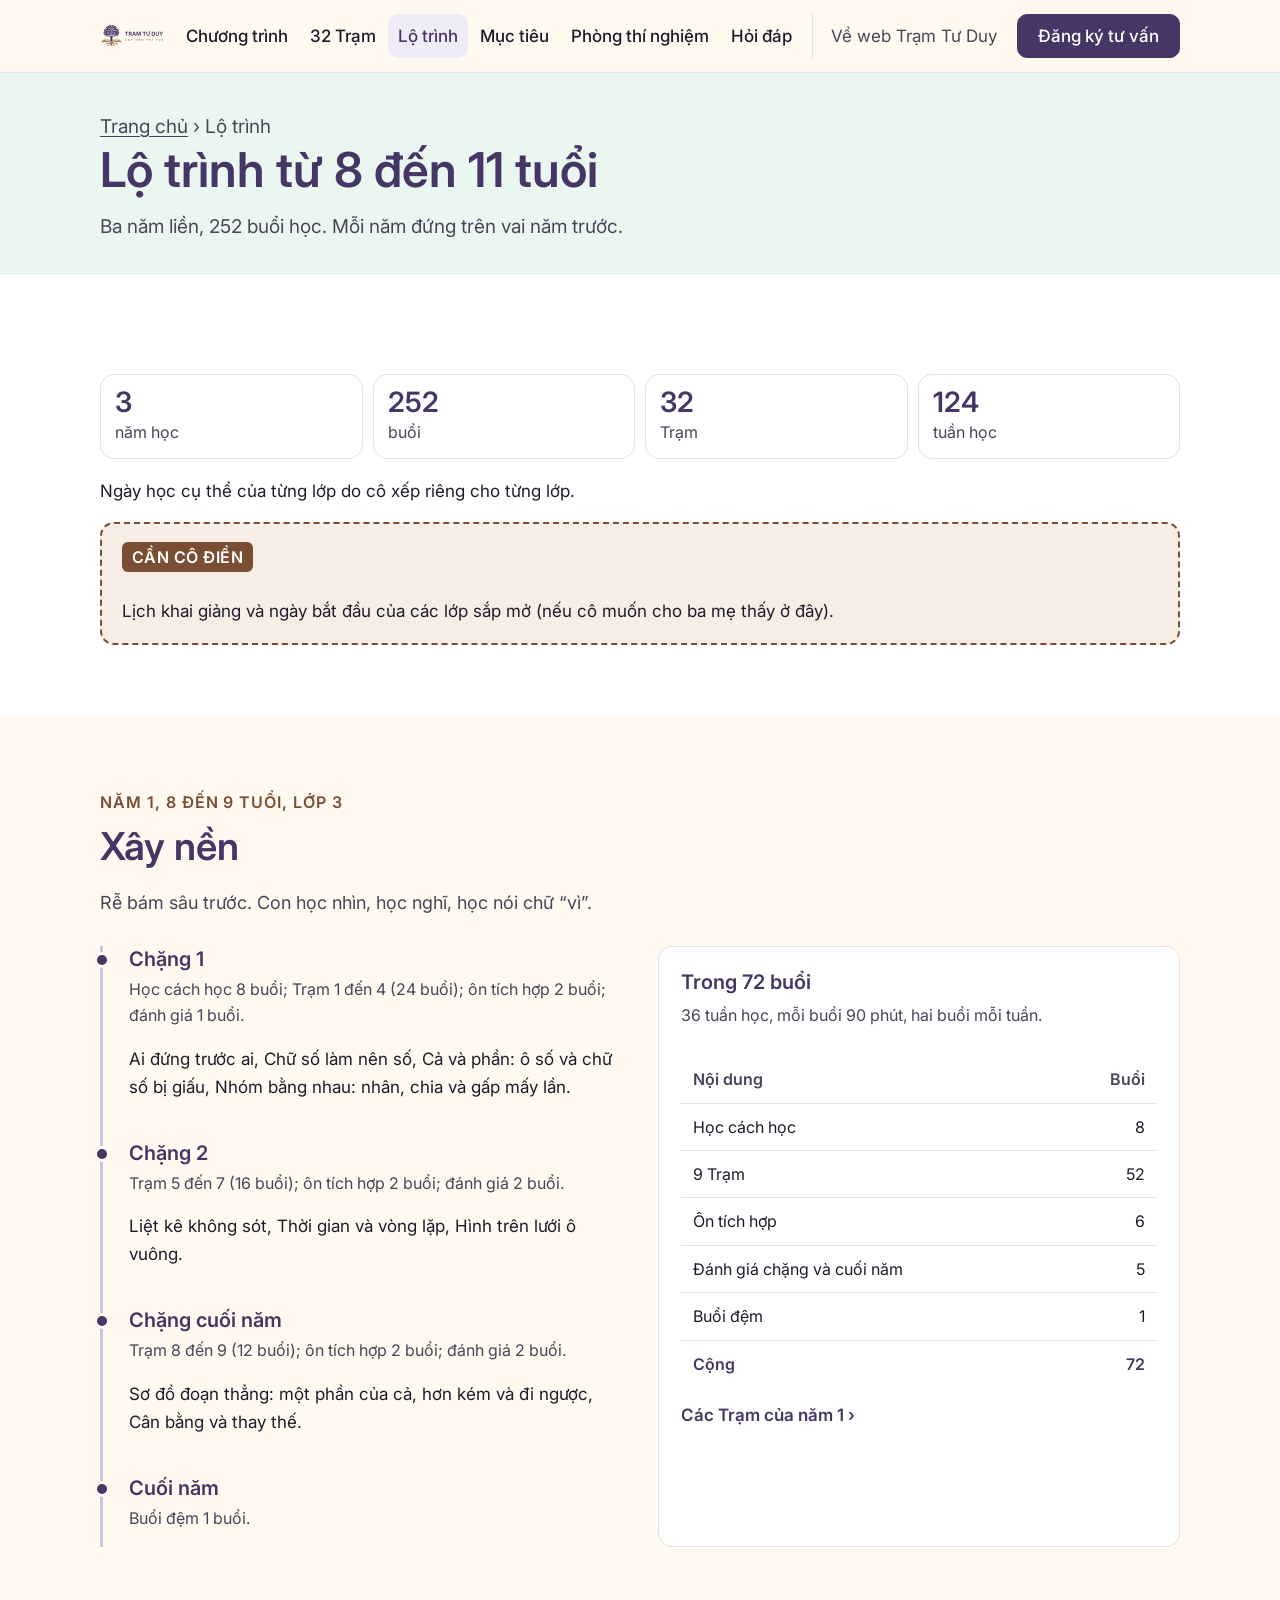
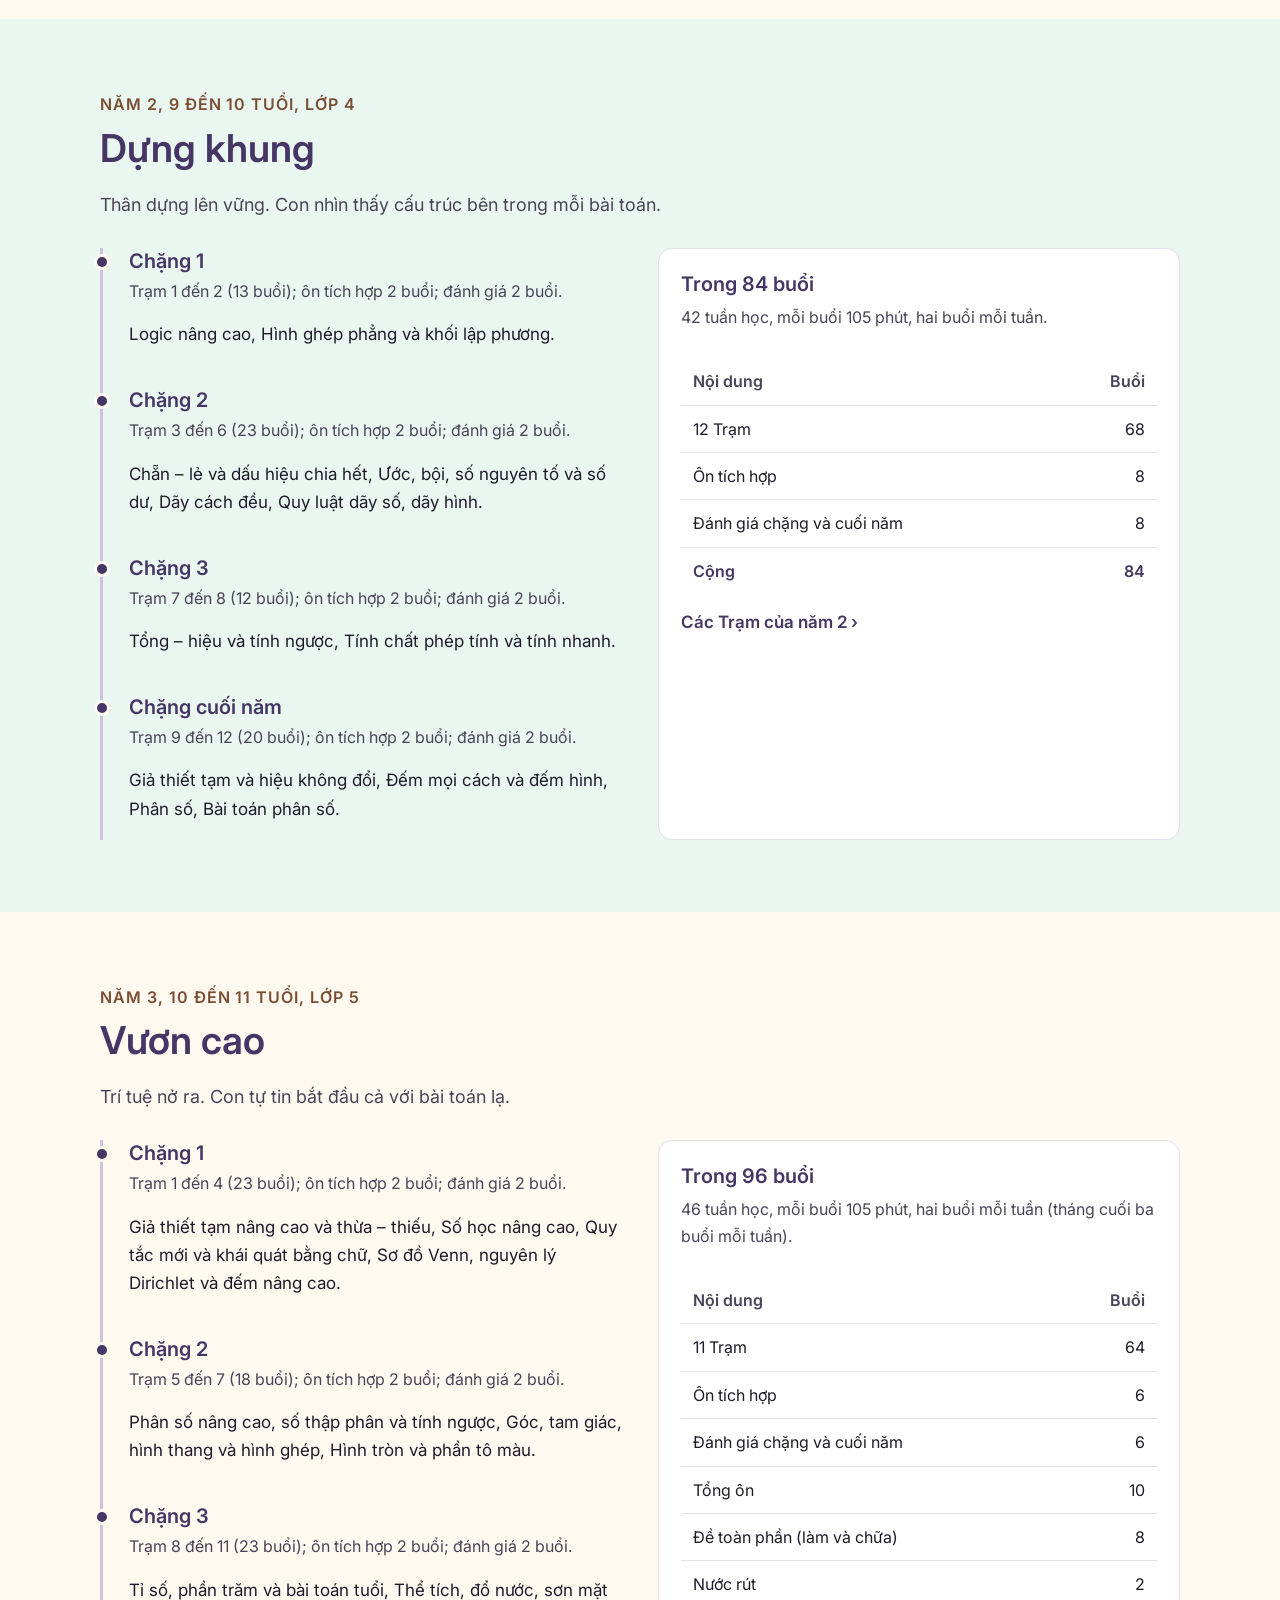
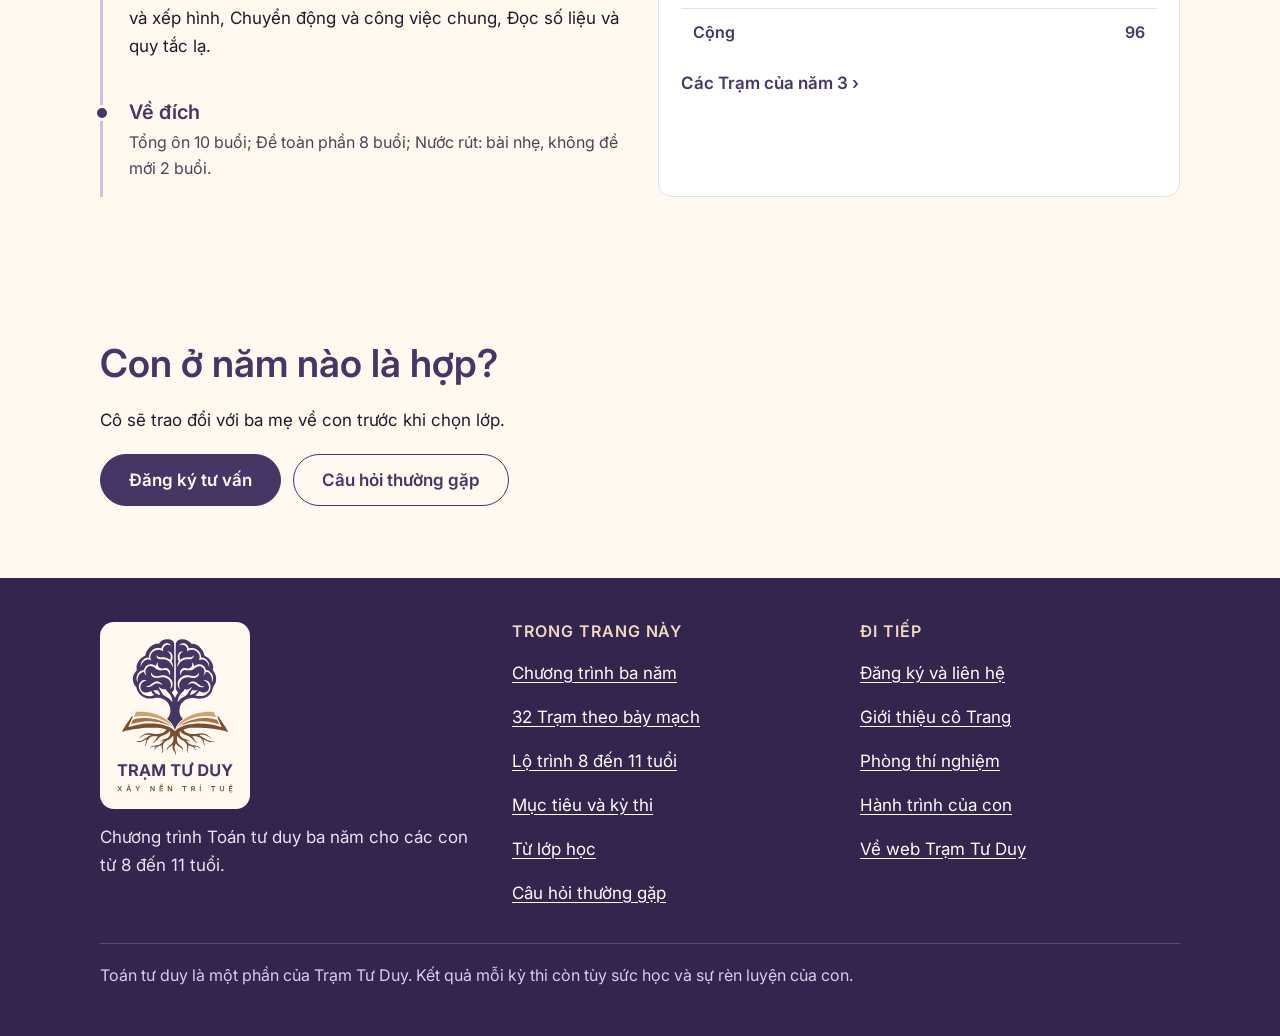
<file: lo-trinh/index.html>
<!doctype html>
<html lang="vi">
<head>
<meta charset="utf-8">
<meta name="viewport" content="width=device-width, initial-scale=1">
<title>Lộ trình 8 đến 11 tuổi · Toán tư duy Trạm Tư Duy</title>
<meta name="description" content="Lộ trình ba năm từ 8 đến 11 tuổi: số tuần, số buổi, các chặng, ôn tích hợp, đánh giá và tổng ôn. Tổng cộng 252 buổi.">
<link rel="canonical" href="https://toan.tramtuduy.org/lo-trinh/">
<meta property="og:type" content="website">
<meta property="og:site_name" content="Trạm Tư Duy · Toán tư duy">
<meta property="og:locale" content="vi_VN">
<meta property="og:title" content="Lộ trình 8 đến 11 tuổi · Toán tư duy Trạm Tư Duy">
<meta property="og:description" content="Lộ trình ba năm từ 8 đến 11 tuổi: số tuần, số buổi, các chặng, ôn tích hợp, đánh giá và tổng ôn. Tổng cộng 252 buổi.">
<meta property="og:url" content="https://toan.tramtuduy.org/lo-trinh/">
<meta property="og:image" content="https://toan.tramtuduy.org/tai-san/og/lo-trinh.png">
<meta property="og:image:width" content="1200">
<meta property="og:image:height" content="630">
<meta property="og:image:alt" content="Lộ trình từ 8 đến 11 tuổi: Toán tư duy Trạm Tư Duy">
<meta name="twitter:card" content="summary_large_image">
<meta name="twitter:title" content="Lộ trình 8 đến 11 tuổi · Toán tư duy Trạm Tư Duy">
<meta name="twitter:description" content="Lộ trình ba năm từ 8 đến 11 tuổi: số tuần, số buổi, các chặng, ôn tích hợp, đánh giá và tổng ôn. Tổng cộng 252 buổi.">
<meta name="twitter:image" content="https://toan.tramtuduy.org/tai-san/og/lo-trinh.png">
<meta name="theme-color" content="#463665">
<link rel="icon" type="image/png" sizes="32x32" href="/tai-san/logo/bieu-tuong-32.png">
<link rel="apple-touch-icon" href="/tai-san/logo/bieu-tuong-192.png">
<link rel="preconnect" href="https://fonts.googleapis.com">
<link rel="preconnect" href="https://fonts.gstatic.com" crossorigin>
<link rel="stylesheet" href="https://fonts.googleapis.com/css2?family=Inter:wght@400;500;600&amp;display=swap" media="print" onload="this.media='all'">
<noscript><link rel="stylesheet" href="https://fonts.googleapis.com/css2?family=Inter:wght@400;500;600&amp;display=swap"></noscript>
<link rel="stylesheet" href="/tai-san/css/site.css">
<script>document.documentElement.classList.add("js")</script>
</head>
<body>
<a class="bo-qua" href="#noi-dung">Bỏ qua, đến nội dung</a>
<header class="dau">
<div class="wrap dau__hang">
<a class="dau__logo" href="/" aria-label="Toán tư duy Trạm Tư Duy, về trang chủ"><img src="/tai-san/logo/logo-tram-tu-duy-ngang.svg" width="114" height="44" alt="Trạm Tư Duy, Xây nền trí tuệ"></a>
<button class="nut-menu" id="nut-menu" type="button" aria-expanded="false" aria-controls="menu">Menu</button>
<nav class="menu" id="menu" aria-label="Menu chính">
<ul>
<li><a href="/chuong-trinh/">Chương trình</a></li>
<li><a href="/32-tram/">32 Trạm</a></li>
<li><a href="/lo-trinh/" aria-current="page">Lộ trình</a></li>
<li><a href="/muc-tieu/">Mục tiêu</a></li>
<li class="menu__khong-pc"><a href="/tu-lop-hoc/">Từ lớp học</a></li>
<li><a href="/phong-thi-nghiem/">Phòng thí nghiệm</a></li>
<li><a href="/cau-hoi/">Hỏi đáp</a></li>
<li class="menu__khong-pc"><a href="/hanh-trinh/">Hành trình của con</a></li>
<li class="menu__khong-pc"><a href="/co-trang/">Giới thiệu cô</a></li>
<li class="menu__phu"><a href="https://tramtuduy.org">Về web Trạm Tư Duy</a></li>
<li><a class="btn btn--chinh" href="/dang-ky/">Đăng ký tư vấn</a></li>
</ul>
</nav>
</div>
</header>
<main id="noi-dung">
<section class="dau-trang"><div class="wrap">
<p class="vet-banh"><a href="/">Trang chủ</a> › Lộ trình</p>
<h1>Lộ trình từ 8 đến 11 tuổi</h1>
<p>Ba năm liền, 252 buổi học. Mỗi năm đứng trên vai năm trước.</p>
</div></section>
<section class="khoi khoi--trang"><div class="wrap noi-dung">
<ul class="so-chip" style="max-width:none">
<li><b>3</b><span>năm học</span></li><li><b>252</b><span>buổi</span></li><li><b>32</b><span>Trạm</span></li><li><b>124</b><span>tuần học</span></li>
</ul>
<p style="margin-top:18px">Ngày học cụ thể của từng lớp do cô xếp riêng cho từng lớp.</p>
<div class="cho" data-can-co-dien="lich_khai_giang_lo_trinh"><p><b class="cho__nhan">CẦN CÔ ĐIỀN</b></p><p>Lịch khai giảng và ngày bắt đầu của các lớp sắp mở (nếu cô muốn cho ba mẹ thấy ở đây).</p></div>
</div></section>
<section class="khoi" id="nam-1"><div class="wrap">
<div class="khoi__dau"><span class="nhan">Năm 1, 8 đến 9 tuổi, lớp 3</span><h2>Xây nền</h2><p>Rễ bám sâu trước. Con học nhìn, học nghĩ, học nói chữ “vì”.</p></div>
<div class="hai-cot">
<div><ul class="dong"><li><h3>Chặng 1</h3><p class="nho">Học cách học 8 buổi; Trạm 1 đến 4 (24 buổi); ôn tích hợp 2 buổi; đánh giá 1 buổi.</p><p>Ai đứng trước ai, Chữ số làm nên số, Cả và phần: ô số và chữ số bị giấu, Nhóm bằng nhau: nhân, chia và gấp mấy lần.</p></li><li><h3>Chặng 2</h3><p class="nho">Trạm 5 đến 7 (16 buổi); ôn tích hợp 2 buổi; đánh giá 2 buổi.</p><p>Liệt kê không sót, Thời gian và vòng lặp, Hình trên lưới ô vuông.</p></li><li><h3>Chặng cuối năm</h3><p class="nho">Trạm 8 đến 9 (12 buổi); ôn tích hợp 2 buổi; đánh giá 2 buổi.</p><p>Sơ đồ đoạn thẳng: một phần của cả, hơn kém và đi ngược, Cân bằng và thay thế.</p></li><li><h3>Cuối năm</h3><p class="nho">Buổi đệm 1 buổi.</p></li></ul></div>
<div class="the"><h3>Trong 72 buổi</h3>
<p class="nho">36 tuần học, mỗi buổi 90 phút, hai buổi mỗi tuần.</p>
<div class="bang-cuon"><table class="bang-buoi"><thead><tr><th>Nội dung</th><th>Buổi</th></tr></thead><tbody><tr><td>Học cách học</td><td>8</td></tr><tr><td>9 Trạm</td><td>52</td></tr><tr><td>Ôn tích hợp</td><td>6</td></tr><tr><td>Đánh giá chặng và cuối năm</td><td>5</td></tr><tr><td>Buổi đệm</td><td>1</td></tr></tbody><tfoot><tr><td>Cộng</td><td>72</td></tr></tfoot></table></div>
<p style="margin-top:14px"><a class="lien-ket-mui" href="/32-tram/nam-1/">Các Trạm của năm 1</a></p></div>
</div></div></section><section class="khoi khoi--bac-ha" id="nam-2"><div class="wrap">
<div class="khoi__dau"><span class="nhan">Năm 2, 9 đến 10 tuổi, lớp 4</span><h2>Dựng khung</h2><p>Thân dựng lên vững. Con nhìn thấy cấu trúc bên trong mỗi bài toán.</p></div>
<div class="hai-cot">
<div><ul class="dong"><li><h3>Chặng 1</h3><p class="nho">Trạm 1 đến 2 (13 buổi); ôn tích hợp 2 buổi; đánh giá 2 buổi.</p><p>Logic nâng cao, Hình ghép phẳng và khối lập phương.</p></li><li><h3>Chặng 2</h3><p class="nho">Trạm 3 đến 6 (23 buổi); ôn tích hợp 2 buổi; đánh giá 2 buổi.</p><p>Chẵn – lẻ và dấu hiệu chia hết, Ước, bội, số nguyên tố và số dư, Dãy cách đều, Quy luật dãy số, dãy hình.</p></li><li><h3>Chặng 3</h3><p class="nho">Trạm 7 đến 8 (12 buổi); ôn tích hợp 2 buổi; đánh giá 2 buổi.</p><p>Tổng – hiệu và tính ngược, Tính chất phép tính và tính nhanh.</p></li><li><h3>Chặng cuối năm</h3><p class="nho">Trạm 9 đến 12 (20 buổi); ôn tích hợp 2 buổi; đánh giá 2 buổi.</p><p>Giả thiết tạm và hiệu không đổi, Đếm mọi cách và đếm hình, Phân số, Bài toán phân số.</p></li></ul></div>
<div class="the"><h3>Trong 84 buổi</h3>
<p class="nho">42 tuần học, mỗi buổi 105 phút, hai buổi mỗi tuần.</p>
<div class="bang-cuon"><table class="bang-buoi"><thead><tr><th>Nội dung</th><th>Buổi</th></tr></thead><tbody><tr><td>12 Trạm</td><td>68</td></tr><tr><td>Ôn tích hợp</td><td>8</td></tr><tr><td>Đánh giá chặng và cuối năm</td><td>8</td></tr></tbody><tfoot><tr><td>Cộng</td><td>84</td></tr></tfoot></table></div>
<p style="margin-top:14px"><a class="lien-ket-mui" href="/32-tram/nam-2/">Các Trạm của năm 2</a></p></div>
</div></div></section><section class="khoi" id="nam-3"><div class="wrap">
<div class="khoi__dau"><span class="nhan">Năm 3, 10 đến 11 tuổi, lớp 5</span><h2>Vươn cao</h2><p>Trí tuệ nở ra. Con tự tin bắt đầu cả với bài toán lạ.</p></div>
<div class="hai-cot">
<div><ul class="dong"><li><h3>Chặng 1</h3><p class="nho">Trạm 1 đến 4 (23 buổi); ôn tích hợp 2 buổi; đánh giá 2 buổi.</p><p>Giả thiết tạm nâng cao và thừa – thiếu, Số học nâng cao, Quy tắc mới và khái quát bằng chữ, Sơ đồ Venn, nguyên lý Dirichlet và đếm nâng cao.</p></li><li><h3>Chặng 2</h3><p class="nho">Trạm 5 đến 7 (18 buổi); ôn tích hợp 2 buổi; đánh giá 2 buổi.</p><p>Phân số nâng cao, số thập phân và tính ngược, Góc, tam giác, hình thang và hình ghép, Hình tròn và phần tô màu.</p></li><li><h3>Chặng 3</h3><p class="nho">Trạm 8 đến 11 (23 buổi); ôn tích hợp 2 buổi; đánh giá 2 buổi.</p><p>Tỉ số, phần trăm và bài toán tuổi, Thể tích, đổ nước, sơn mặt và xếp hình, Chuyển động và công việc chung, Đọc số liệu và quy tắc lạ.</p></li><li><h3>Về đích</h3><p class="nho">Tổng ôn 10 buổi; Đề toàn phần 8 buổi; Nước rút: bài nhẹ, không đề mới 2 buổi.</p></li></ul></div>
<div class="the"><h3>Trong 96 buổi</h3>
<p class="nho">46 tuần học, mỗi buổi 105 phút, hai buổi mỗi tuần (tháng cuối ba buổi mỗi tuần).</p>
<div class="bang-cuon"><table class="bang-buoi"><thead><tr><th>Nội dung</th><th>Buổi</th></tr></thead><tbody><tr><td>11 Trạm</td><td>64</td></tr><tr><td>Ôn tích hợp</td><td>6</td></tr><tr><td>Đánh giá chặng và cuối năm</td><td>6</td></tr><tr><td>Tổng ôn</td><td>10</td></tr><tr><td>Đề toàn phần (làm và chữa)</td><td>8</td></tr><tr><td>Nước rút</td><td>2</td></tr></tbody><tfoot><tr><td>Cộng</td><td>96</td></tr></tfoot></table></div>
<p style="margin-top:14px"><a class="lien-ket-mui" href="/32-tram/nam-3/">Các Trạm của năm 3</a></p></div>
</div></div></section>
<section class="khoi"><div class="wrap keu">
<h2>Con ở năm nào là hợp?</h2>
<p class="noi-dung">Cô sẽ trao đổi với ba mẹ về con trước khi chọn lớp.</p>
<div class="hang-nut"><a class="btn btn--chinh" href="/dang-ky/">Đăng ký tư vấn</a><a class="btn btn--phu" href="/cau-hoi/">Câu hỏi thường gặp</a></div>
</div></section>

</main>
<footer class="chan">
<div class="wrap">
<div class="chan__luoi">
<div>
<a class="chan__logo" href="/" aria-label="Về trang chủ"><img src="/tai-san/logo/logo-tram-tu-duy-doc.svg" width="126" height="163" alt="Trạm Tư Duy, Xây nền trí tuệ"></a>
<p style="margin-top:14px">Chương trình Toán tư duy ba năm cho các con từ 8 đến 11 tuổi.</p>
</div>
<div>
<h2>Trong trang này</h2>
<ul>
<li><a href="/chuong-trinh/">Chương trình ba năm</a></li>
<li><a href="/32-tram/">32 Trạm theo bảy mạch</a></li>
<li><a href="/lo-trinh/">Lộ trình 8 đến 11 tuổi</a></li>
<li><a href="/muc-tieu/">Mục tiêu và kỳ thi</a></li>
<li><a href="/tu-lop-hoc/">Từ lớp học</a></li>
<li><a href="/cau-hoi/">Câu hỏi thường gặp</a></li>
</ul>
</div>
<div>
<h2>Đi tiếp</h2>
<ul>
<li><a href="/dang-ky/">Đăng ký và liên hệ</a></li>
<li><a href="/co-trang/">Giới thiệu cô Trang</a></li>
<li><a href="/phong-thi-nghiem/">Phòng thí nghiệm</a></li>
<li><a href="/hanh-trinh/">Hành trình của con</a></li>
<li><a href="https://tramtuduy.org">Về web Trạm Tư Duy</a></li>
</ul>
</div>
</div>
<p class="chan__nho">Toán tư duy là một phần của Trạm Tư Duy. Kết quả mỗi kỳ thi còn tùy sức học và sự rèn luyện của con.</p>
</div>
</footer>
<script src="/tai-san/js/site.js" defer></script>
</body>
</html>
</file>
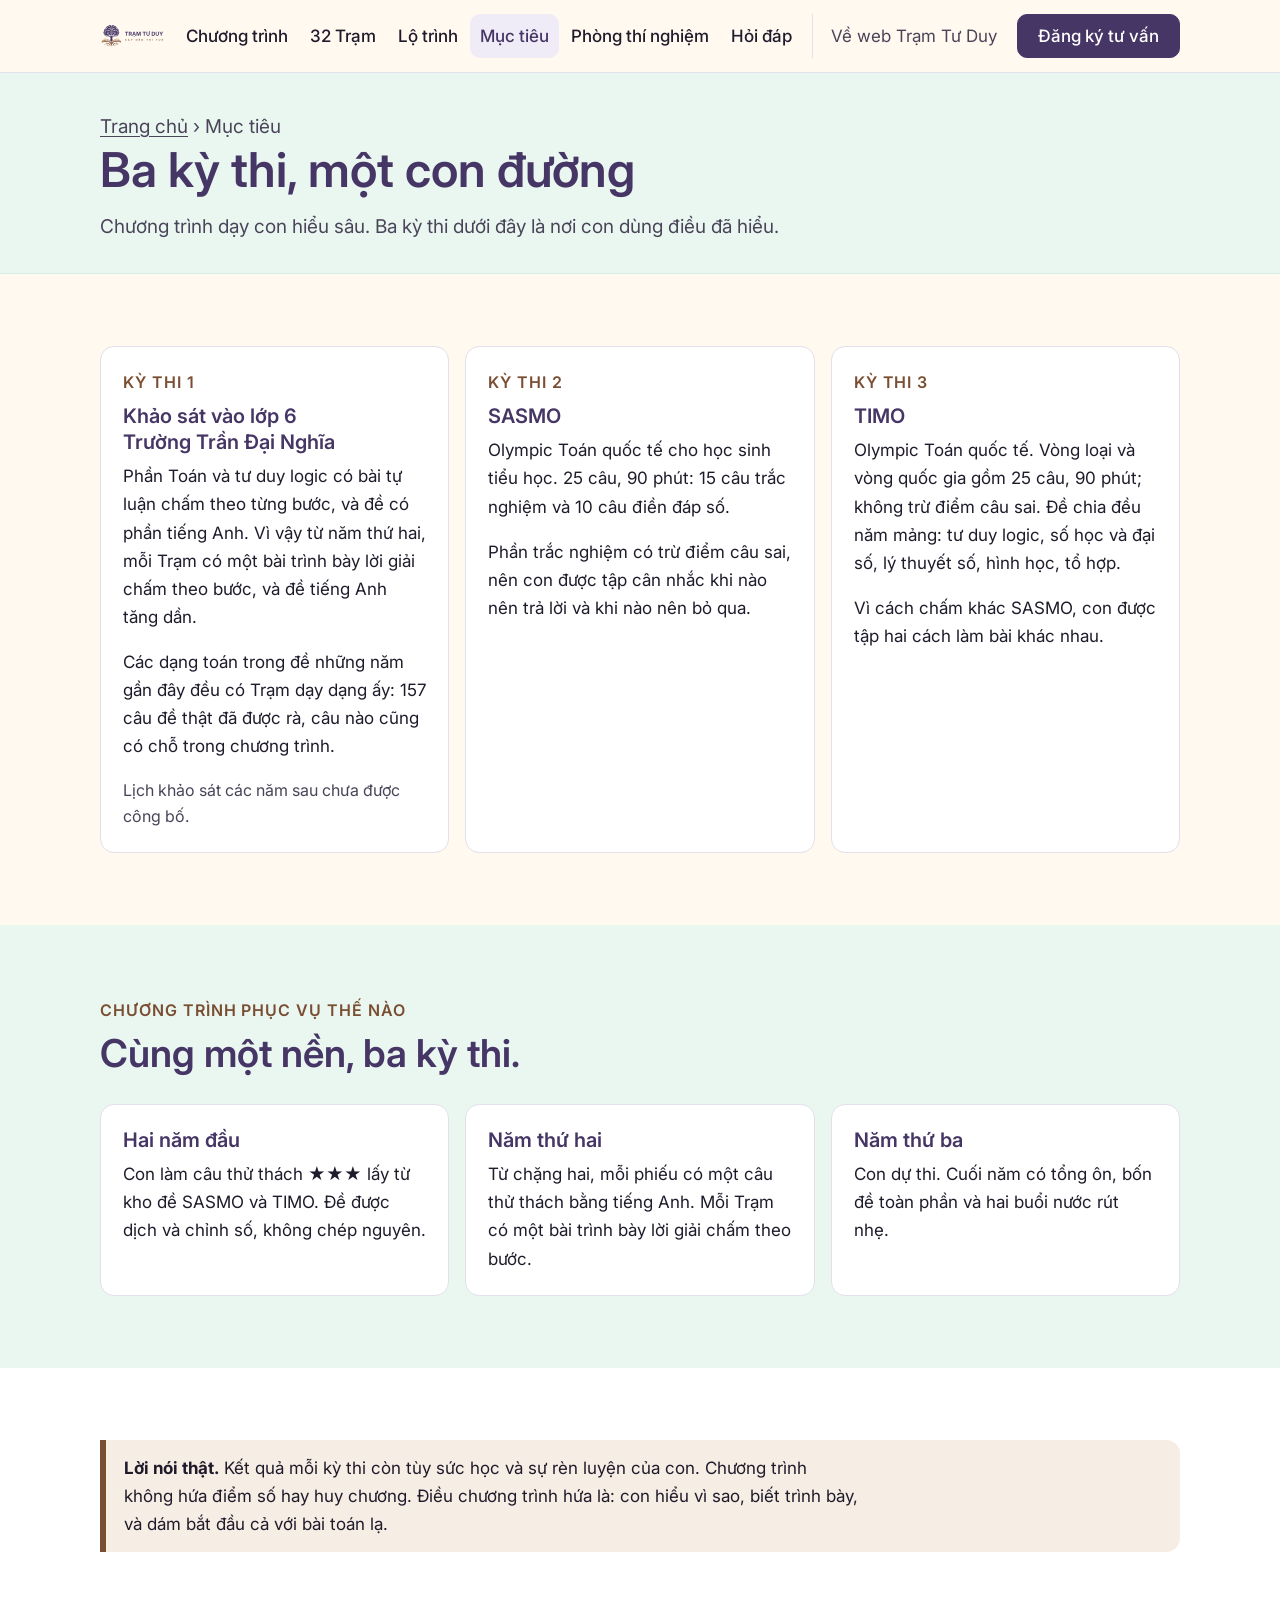
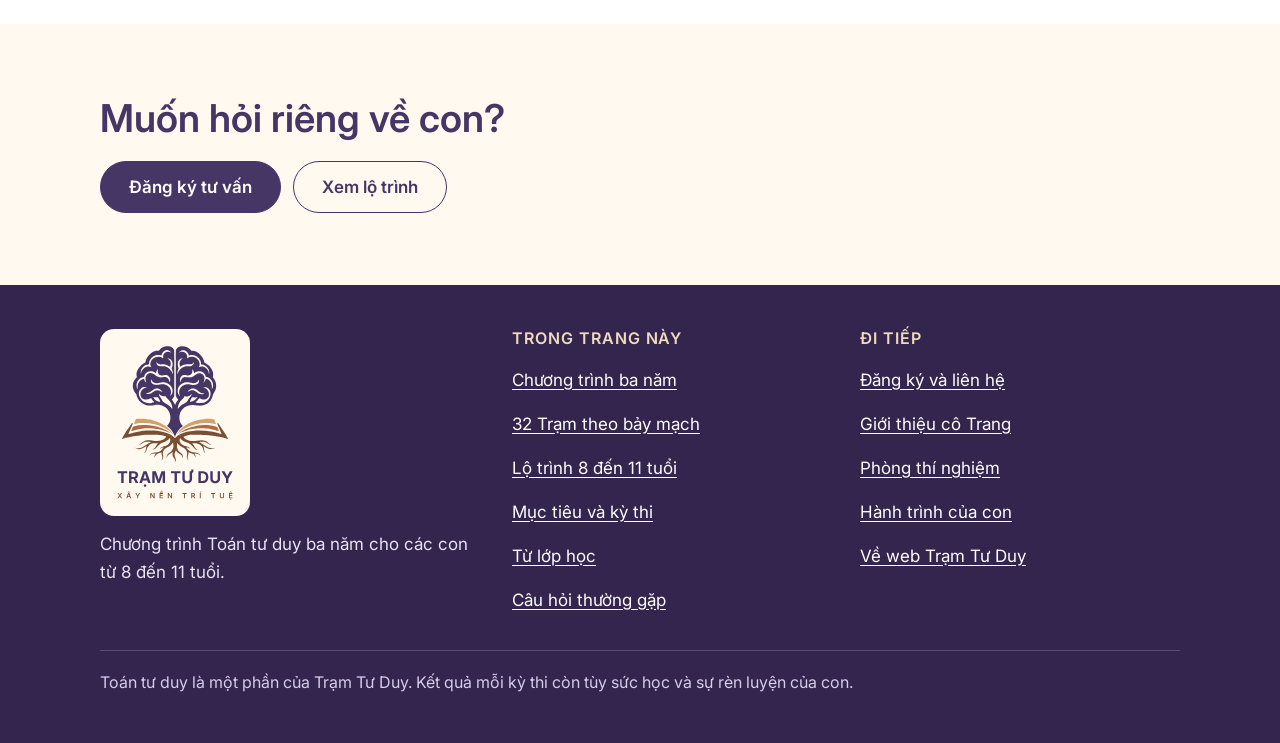
<file: muc-tieu/index.html>
<!doctype html>
<html lang="vi">
<head>
<meta charset="utf-8">
<meta name="viewport" content="width=device-width, initial-scale=1">
<title>Mục tiêu và ba kỳ thi · Toán tư duy Trạm Tư Duy</title>
<meta name="description" content="Chương trình chuẩn bị cho con thế nào cho khảo sát vào lớp 6 Trần Đại Nghĩa, SASMO và TIMO, và lời nói thật về kết quả.">
<link rel="canonical" href="https://toan.tramtuduy.org/muc-tieu/">
<meta property="og:type" content="website">
<meta property="og:site_name" content="Trạm Tư Duy · Toán tư duy">
<meta property="og:locale" content="vi_VN">
<meta property="og:title" content="Mục tiêu và ba kỳ thi · Toán tư duy Trạm Tư Duy">
<meta property="og:description" content="Chương trình chuẩn bị cho con thế nào cho khảo sát vào lớp 6 Trần Đại Nghĩa, SASMO và TIMO, và lời nói thật về kết quả.">
<meta property="og:url" content="https://toan.tramtuduy.org/muc-tieu/">
<meta property="og:image" content="https://toan.tramtuduy.org/tai-san/og/muc-tieu.png">
<meta property="og:image:width" content="1200">
<meta property="og:image:height" content="630">
<meta property="og:image:alt" content="Ba kỳ thi, một con đường: Toán tư duy Trạm Tư Duy">
<meta name="twitter:card" content="summary_large_image">
<meta name="twitter:title" content="Mục tiêu và ba kỳ thi · Toán tư duy Trạm Tư Duy">
<meta name="twitter:description" content="Chương trình chuẩn bị cho con thế nào cho khảo sát vào lớp 6 Trần Đại Nghĩa, SASMO và TIMO, và lời nói thật về kết quả.">
<meta name="twitter:image" content="https://toan.tramtuduy.org/tai-san/og/muc-tieu.png">
<meta name="theme-color" content="#463665">
<link rel="icon" type="image/png" sizes="32x32" href="/tai-san/logo/bieu-tuong-32.png">
<link rel="apple-touch-icon" href="/tai-san/logo/bieu-tuong-192.png">
<link rel="preconnect" href="https://fonts.googleapis.com">
<link rel="preconnect" href="https://fonts.gstatic.com" crossorigin>
<link rel="stylesheet" href="https://fonts.googleapis.com/css2?family=Inter:wght@400;500;600&amp;display=swap" media="print" onload="this.media='all'">
<noscript><link rel="stylesheet" href="https://fonts.googleapis.com/css2?family=Inter:wght@400;500;600&amp;display=swap"></noscript>
<link rel="stylesheet" href="/tai-san/css/site.css">
<script>document.documentElement.classList.add("js")</script>
</head>
<body>
<a class="bo-qua" href="#noi-dung">Bỏ qua, đến nội dung</a>
<header class="dau">
<div class="wrap dau__hang">
<a class="dau__logo" href="/" aria-label="Toán tư duy Trạm Tư Duy, về trang chủ"><img src="/tai-san/logo/logo-tram-tu-duy-ngang.svg" width="114" height="44" alt="Trạm Tư Duy, Xây nền trí tuệ"></a>
<button class="nut-menu" id="nut-menu" type="button" aria-expanded="false" aria-controls="menu">Menu</button>
<nav class="menu" id="menu" aria-label="Menu chính">
<ul>
<li><a href="/chuong-trinh/">Chương trình</a></li>
<li><a href="/32-tram/">32 Trạm</a></li>
<li><a href="/lo-trinh/">Lộ trình</a></li>
<li><a href="/muc-tieu/" aria-current="page">Mục tiêu</a></li>
<li class="menu__khong-pc"><a href="/tu-lop-hoc/">Từ lớp học</a></li>
<li><a href="/phong-thi-nghiem/">Phòng thí nghiệm</a></li>
<li><a href="/cau-hoi/">Hỏi đáp</a></li>
<li class="menu__khong-pc"><a href="/hanh-trinh/">Hành trình của con</a></li>
<li class="menu__khong-pc"><a href="/co-trang/">Giới thiệu cô</a></li>
<li class="menu__phu"><a href="https://tramtuduy.org">Về web Trạm Tư Duy</a></li>
<li><a class="btn btn--chinh" href="/dang-ky/">Đăng ký tư vấn</a></li>
</ul>
</nav>
</div>
</header>
<main id="noi-dung">
<section class="dau-trang"><div class="wrap">
<p class="vet-banh"><a href="/">Trang chủ</a> › Mục tiêu</p>
<h1>Ba kỳ thi, một con đường</h1>
<p>Chương trình dạy con hiểu sâu. Ba kỳ thi dưới đây là nơi con dùng điều đã hiểu.</p>
</div></section>
<section class="khoi"><div class="wrap">
<div class="luoi luoi--3">
<article class="the"><span class="nhan">Kỳ thi 1</span><h3>Khảo sát vào lớp 6 Trường Trần Đại Nghĩa</h3>
<p>Phần Toán và tư duy logic có bài tự luận chấm theo từng bước, và đề có phần tiếng Anh. Vì vậy từ năm thứ hai, mỗi Trạm có một bài trình bày lời giải chấm theo bước, và đề tiếng Anh tăng dần.</p>
<p>Các dạng toán trong đề những năm gần đây đều có Trạm dạy dạng ấy: 157 câu đề thật đã được rà, câu nào cũng có chỗ trong chương trình.</p>
<p class="nho">Lịch khảo sát các năm sau chưa được công bố.</p></article>
<article class="the"><span class="nhan">Kỳ thi 2</span><h3>SASMO</h3>
<p>Olympic Toán quốc tế cho học sinh tiểu học. 25 câu, 90 phút: 15 câu trắc nghiệm và 10 câu điền đáp số.</p>
<p>Phần trắc nghiệm có trừ điểm câu sai, nên con được tập cân nhắc khi nào nên trả lời và khi nào nên bỏ qua.</p></article>
<article class="the"><span class="nhan">Kỳ thi 3</span><h3>TIMO</h3>
<p>Olympic Toán quốc tế. Vòng loại và vòng quốc gia gồm 25 câu, 90 phút; không trừ điểm câu sai. Đề chia đều năm mảng: tư duy logic, số học và đại số, lý thuyết số, hình học, tổ hợp.</p>
<p>Vì cách chấm khác SASMO, con được tập hai cách làm bài khác nhau.</p></article>
</div>
</div></section>

<section class="khoi khoi--bac-ha"><div class="wrap">
<div class="khoi__dau"><span class="nhan">Chương trình phục vụ thế nào</span><h2>Cùng một nền, ba kỳ thi.</h2></div>
<div class="luoi luoi--3">
<div class="the"><h3>Hai năm đầu</h3><p>Con làm câu thử thách ★★★ lấy từ kho đề SASMO và TIMO. Đề được dịch và chỉnh số, không chép nguyên.</p></div>
<div class="the"><h3>Năm thứ hai</h3><p>Từ chặng hai, mỗi phiếu có một câu thử thách bằng tiếng Anh. Mỗi Trạm có một bài trình bày lời giải chấm theo bước.</p></div>
<div class="the"><h3>Năm thứ ba</h3><p>Con dự thi. Cuối năm có tổng ôn, bốn đề toàn phần và hai buổi nước rút nhẹ.</p></div>
</div>
</div></section>

<section class="khoi khoi--trang"><div class="wrap noi-dung">
<div class="luu-y"><p><b>Lời nói thật.</b> Kết quả mỗi kỳ thi còn tùy sức học và sự rèn luyện của con. Chương trình không hứa điểm số hay huy chương. Điều chương trình hứa là: con hiểu vì sao, biết trình bày, và dám bắt đầu cả với bài toán lạ.</p></div>
</div></section>

<section class="khoi"><div class="wrap keu">
<h2>Muốn hỏi riêng về con?</h2>
<div class="hang-nut"><a class="btn btn--chinh" href="/dang-ky/">Đăng ký tư vấn</a><a class="btn btn--phu" href="/lo-trinh/">Xem lộ trình</a></div>
</div></section>

</main>
<footer class="chan">
<div class="wrap">
<div class="chan__luoi">
<div>
<a class="chan__logo" href="/" aria-label="Về trang chủ"><img src="/tai-san/logo/logo-tram-tu-duy-doc.svg" width="126" height="163" alt="Trạm Tư Duy, Xây nền trí tuệ"></a>
<p style="margin-top:14px">Chương trình Toán tư duy ba năm cho các con từ 8 đến 11 tuổi.</p>
</div>
<div>
<h2>Trong trang này</h2>
<ul>
<li><a href="/chuong-trinh/">Chương trình ba năm</a></li>
<li><a href="/32-tram/">32 Trạm theo bảy mạch</a></li>
<li><a href="/lo-trinh/">Lộ trình 8 đến 11 tuổi</a></li>
<li><a href="/muc-tieu/">Mục tiêu và kỳ thi</a></li>
<li><a href="/tu-lop-hoc/">Từ lớp học</a></li>
<li><a href="/cau-hoi/">Câu hỏi thường gặp</a></li>
</ul>
</div>
<div>
<h2>Đi tiếp</h2>
<ul>
<li><a href="/dang-ky/">Đăng ký và liên hệ</a></li>
<li><a href="/co-trang/">Giới thiệu cô Trang</a></li>
<li><a href="/phong-thi-nghiem/">Phòng thí nghiệm</a></li>
<li><a href="/hanh-trinh/">Hành trình của con</a></li>
<li><a href="https://tramtuduy.org">Về web Trạm Tư Duy</a></li>
</ul>
</div>
</div>
<p class="chan__nho">Toán tư duy là một phần của Trạm Tư Duy. Kết quả mỗi kỳ thi còn tùy sức học và sự rèn luyện của con.</p>
</div>
</footer>
<script src="/tai-san/js/site.js" defer></script>
</body>
</html>
</file>
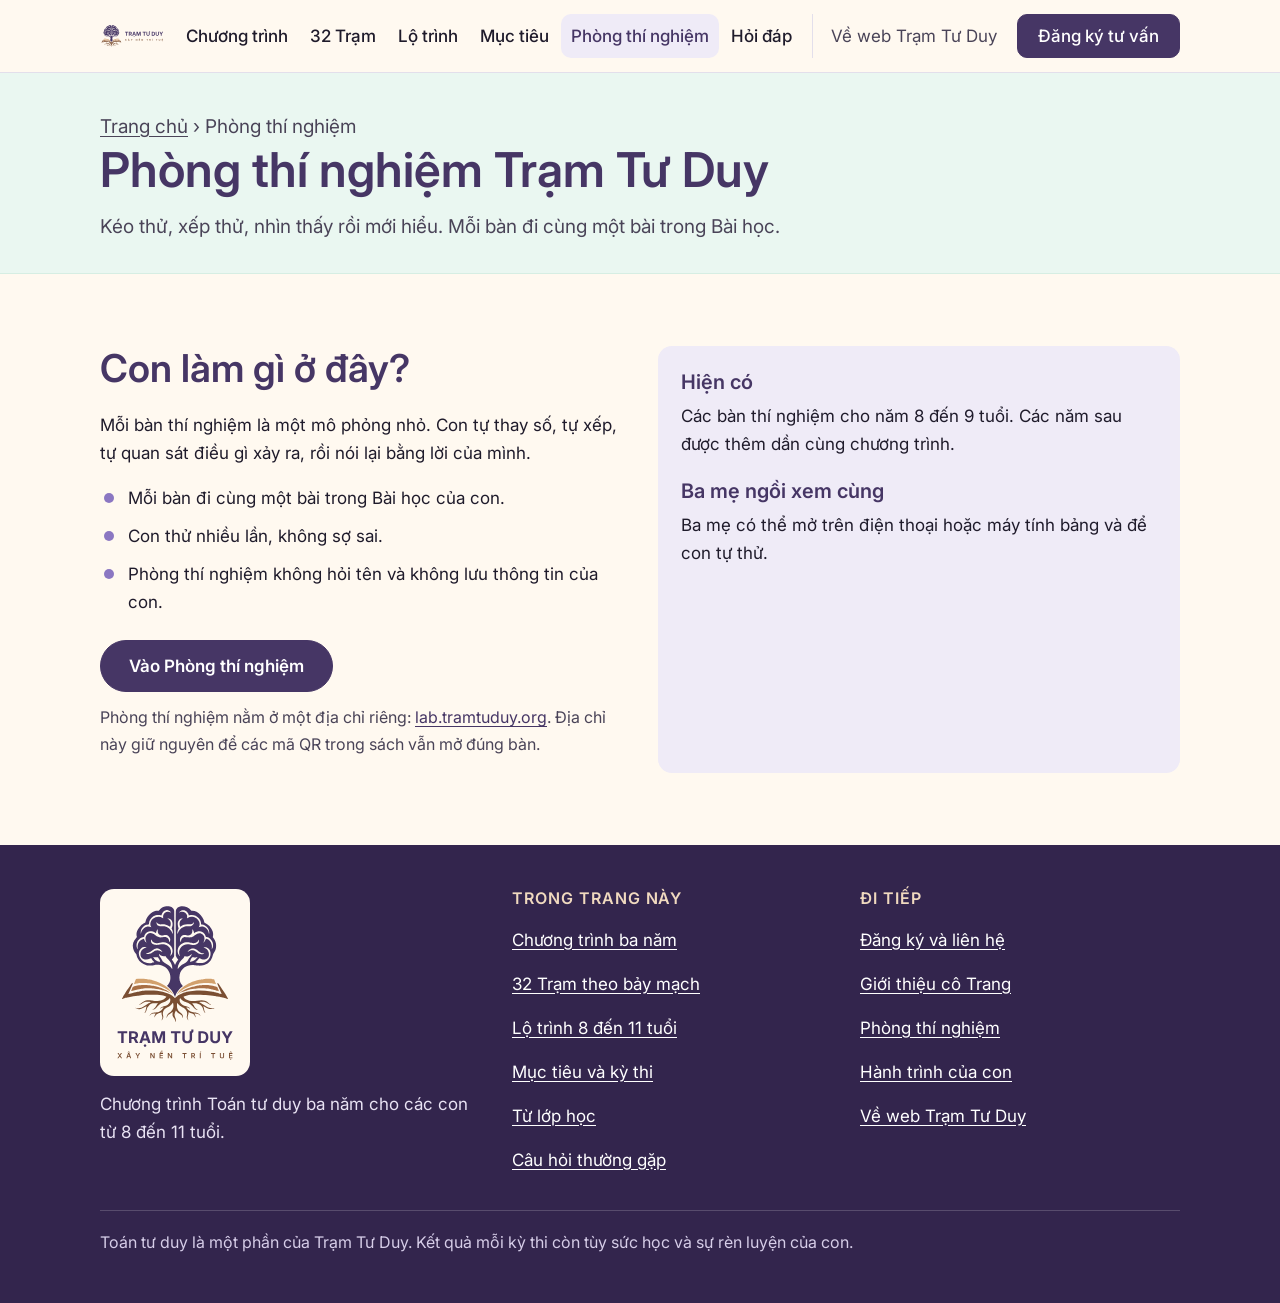
<file: phong-thi-nghiem/index.html>
<!doctype html>
<html lang="vi">
<head>
<meta charset="utf-8">
<meta name="viewport" content="width=device-width, initial-scale=1">
<title>Phòng thí nghiệm · Toán tư duy Trạm Tư Duy</title>
<meta name="description" content="Phòng thí nghiệm Trạm Tư Duy: mô phỏng đi cùng từng bài học, để con kéo thử, xếp thử và nhìn thấy rồi mới hiểu.">
<link rel="canonical" href="https://toan.tramtuduy.org/phong-thi-nghiem/">
<meta property="og:type" content="website">
<meta property="og:site_name" content="Trạm Tư Duy · Toán tư duy">
<meta property="og:locale" content="vi_VN">
<meta property="og:title" content="Phòng thí nghiệm · Toán tư duy Trạm Tư Duy">
<meta property="og:description" content="Phòng thí nghiệm Trạm Tư Duy: mô phỏng đi cùng từng bài học, để con kéo thử, xếp thử và nhìn thấy rồi mới hiểu.">
<meta property="og:url" content="https://toan.tramtuduy.org/phong-thi-nghiem/">
<meta property="og:image" content="https://toan.tramtuduy.org/tai-san/og/phong-thi-nghiem.png">
<meta property="og:image:width" content="1200">
<meta property="og:image:height" content="630">
<meta property="og:image:alt" content="Phòng thí nghiệm Trạm Tư Duy: Toán tư duy Trạm Tư Duy">
<meta name="twitter:card" content="summary_large_image">
<meta name="twitter:title" content="Phòng thí nghiệm · Toán tư duy Trạm Tư Duy">
<meta name="twitter:description" content="Phòng thí nghiệm Trạm Tư Duy: mô phỏng đi cùng từng bài học, để con kéo thử, xếp thử và nhìn thấy rồi mới hiểu.">
<meta name="twitter:image" content="https://toan.tramtuduy.org/tai-san/og/phong-thi-nghiem.png">
<meta name="theme-color" content="#463665">
<link rel="icon" type="image/png" sizes="32x32" href="/tai-san/logo/bieu-tuong-32.png">
<link rel="apple-touch-icon" href="/tai-san/logo/bieu-tuong-192.png">
<link rel="preconnect" href="https://fonts.googleapis.com">
<link rel="preconnect" href="https://fonts.gstatic.com" crossorigin>
<link rel="stylesheet" href="https://fonts.googleapis.com/css2?family=Inter:wght@400;500;600&amp;display=swap" media="print" onload="this.media='all'">
<noscript><link rel="stylesheet" href="https://fonts.googleapis.com/css2?family=Inter:wght@400;500;600&amp;display=swap"></noscript>
<link rel="stylesheet" href="/tai-san/css/site.css">
<script>document.documentElement.classList.add("js")</script>
</head>
<body>
<a class="bo-qua" href="#noi-dung">Bỏ qua, đến nội dung</a>
<header class="dau">
<div class="wrap dau__hang">
<a class="dau__logo" href="/" aria-label="Toán tư duy Trạm Tư Duy, về trang chủ"><img src="/tai-san/logo/logo-tram-tu-duy-ngang.svg" width="114" height="44" alt="Trạm Tư Duy, Xây nền trí tuệ"></a>
<button class="nut-menu" id="nut-menu" type="button" aria-expanded="false" aria-controls="menu">Menu</button>
<nav class="menu" id="menu" aria-label="Menu chính">
<ul>
<li><a href="/chuong-trinh/">Chương trình</a></li>
<li><a href="/32-tram/">32 Trạm</a></li>
<li><a href="/lo-trinh/">Lộ trình</a></li>
<li><a href="/muc-tieu/">Mục tiêu</a></li>
<li class="menu__khong-pc"><a href="/tu-lop-hoc/">Từ lớp học</a></li>
<li><a href="/phong-thi-nghiem/" aria-current="page">Phòng thí nghiệm</a></li>
<li><a href="/cau-hoi/">Hỏi đáp</a></li>
<li class="menu__khong-pc"><a href="/hanh-trinh/">Hành trình của con</a></li>
<li class="menu__khong-pc"><a href="/co-trang/">Giới thiệu cô</a></li>
<li class="menu__phu"><a href="https://tramtuduy.org">Về web Trạm Tư Duy</a></li>
<li><a class="btn btn--chinh" href="/dang-ky/">Đăng ký tư vấn</a></li>
</ul>
</nav>
</div>
</header>
<main id="noi-dung">
<section class="dau-trang"><div class="wrap">
<p class="vet-banh"><a href="/">Trang chủ</a> › Phòng thí nghiệm</p>
<h1>Phòng thí nghiệm Trạm Tư Duy</h1>
<p>Kéo thử, xếp thử, nhìn thấy rồi mới hiểu. Mỗi bàn đi cùng một bài trong Bài học.</p>
</div></section>
<section class="khoi"><div class="wrap">
<div class="hai-cot">
<div class="noi-dung">
<h2>Con làm gì ở đây?</h2>
<p>Mỗi bàn thí nghiệm là một mô phỏng nhỏ. Con tự thay số, tự xếp, tự quan sát điều gì xảy ra, rồi nói lại bằng lời của mình.</p>
<ul class="danh-sach-tick">
<li>Mỗi bàn đi cùng một bài trong Bài học của con.</li>
<li>Con thử nhiều lần, không sợ sai.</li>
<li>Phòng thí nghiệm không hỏi tên và không lưu thông tin của con.</li>
</ul>
<div class="hang-nut"><a class="btn btn--chinh" href="https://lab.tramtuduy.org">Vào Phòng thí nghiệm</a></div>
<p class="nho" style="margin-top:12px">Phòng thí nghiệm nằm ở một địa chỉ riêng: <a href="https://lab.tramtuduy.org">lab.tramtuduy.org</a>. Địa chỉ này giữ nguyên để các mã QR trong sách vẫn mở đúng bàn.</p>
</div>
<div class="the the--nen"><h3>Hiện có</h3>
<p>Các bàn thí nghiệm cho năm 8 đến 9 tuổi. Các năm sau được thêm dần cùng chương trình.</p>
<h3 style="margin-top:1em">Ba mẹ ngồi xem cùng</h3>
<p>Ba mẹ có thể mở trên điện thoại hoặc máy tính bảng và để con tự thử.</p></div>
</div>
</div></section>

</main>
<footer class="chan">
<div class="wrap">
<div class="chan__luoi">
<div>
<a class="chan__logo" href="/" aria-label="Về trang chủ"><img src="/tai-san/logo/logo-tram-tu-duy-doc.svg" width="126" height="163" alt="Trạm Tư Duy, Xây nền trí tuệ"></a>
<p style="margin-top:14px">Chương trình Toán tư duy ba năm cho các con từ 8 đến 11 tuổi.</p>
</div>
<div>
<h2>Trong trang này</h2>
<ul>
<li><a href="/chuong-trinh/">Chương trình ba năm</a></li>
<li><a href="/32-tram/">32 Trạm theo bảy mạch</a></li>
<li><a href="/lo-trinh/">Lộ trình 8 đến 11 tuổi</a></li>
<li><a href="/muc-tieu/">Mục tiêu và kỳ thi</a></li>
<li><a href="/tu-lop-hoc/">Từ lớp học</a></li>
<li><a href="/cau-hoi/">Câu hỏi thường gặp</a></li>
</ul>
</div>
<div>
<h2>Đi tiếp</h2>
<ul>
<li><a href="/dang-ky/">Đăng ký và liên hệ</a></li>
<li><a href="/co-trang/">Giới thiệu cô Trang</a></li>
<li><a href="/phong-thi-nghiem/">Phòng thí nghiệm</a></li>
<li><a href="/hanh-trinh/">Hành trình của con</a></li>
<li><a href="https://tramtuduy.org">Về web Trạm Tư Duy</a></li>
</ul>
</div>
</div>
<p class="chan__nho">Toán tư duy là một phần của Trạm Tư Duy. Kết quả mỗi kỳ thi còn tùy sức học và sự rèn luyện của con.</p>
</div>
</footer>
<script src="/tai-san/js/site.js" defer></script>
</body>
</html>
</file>
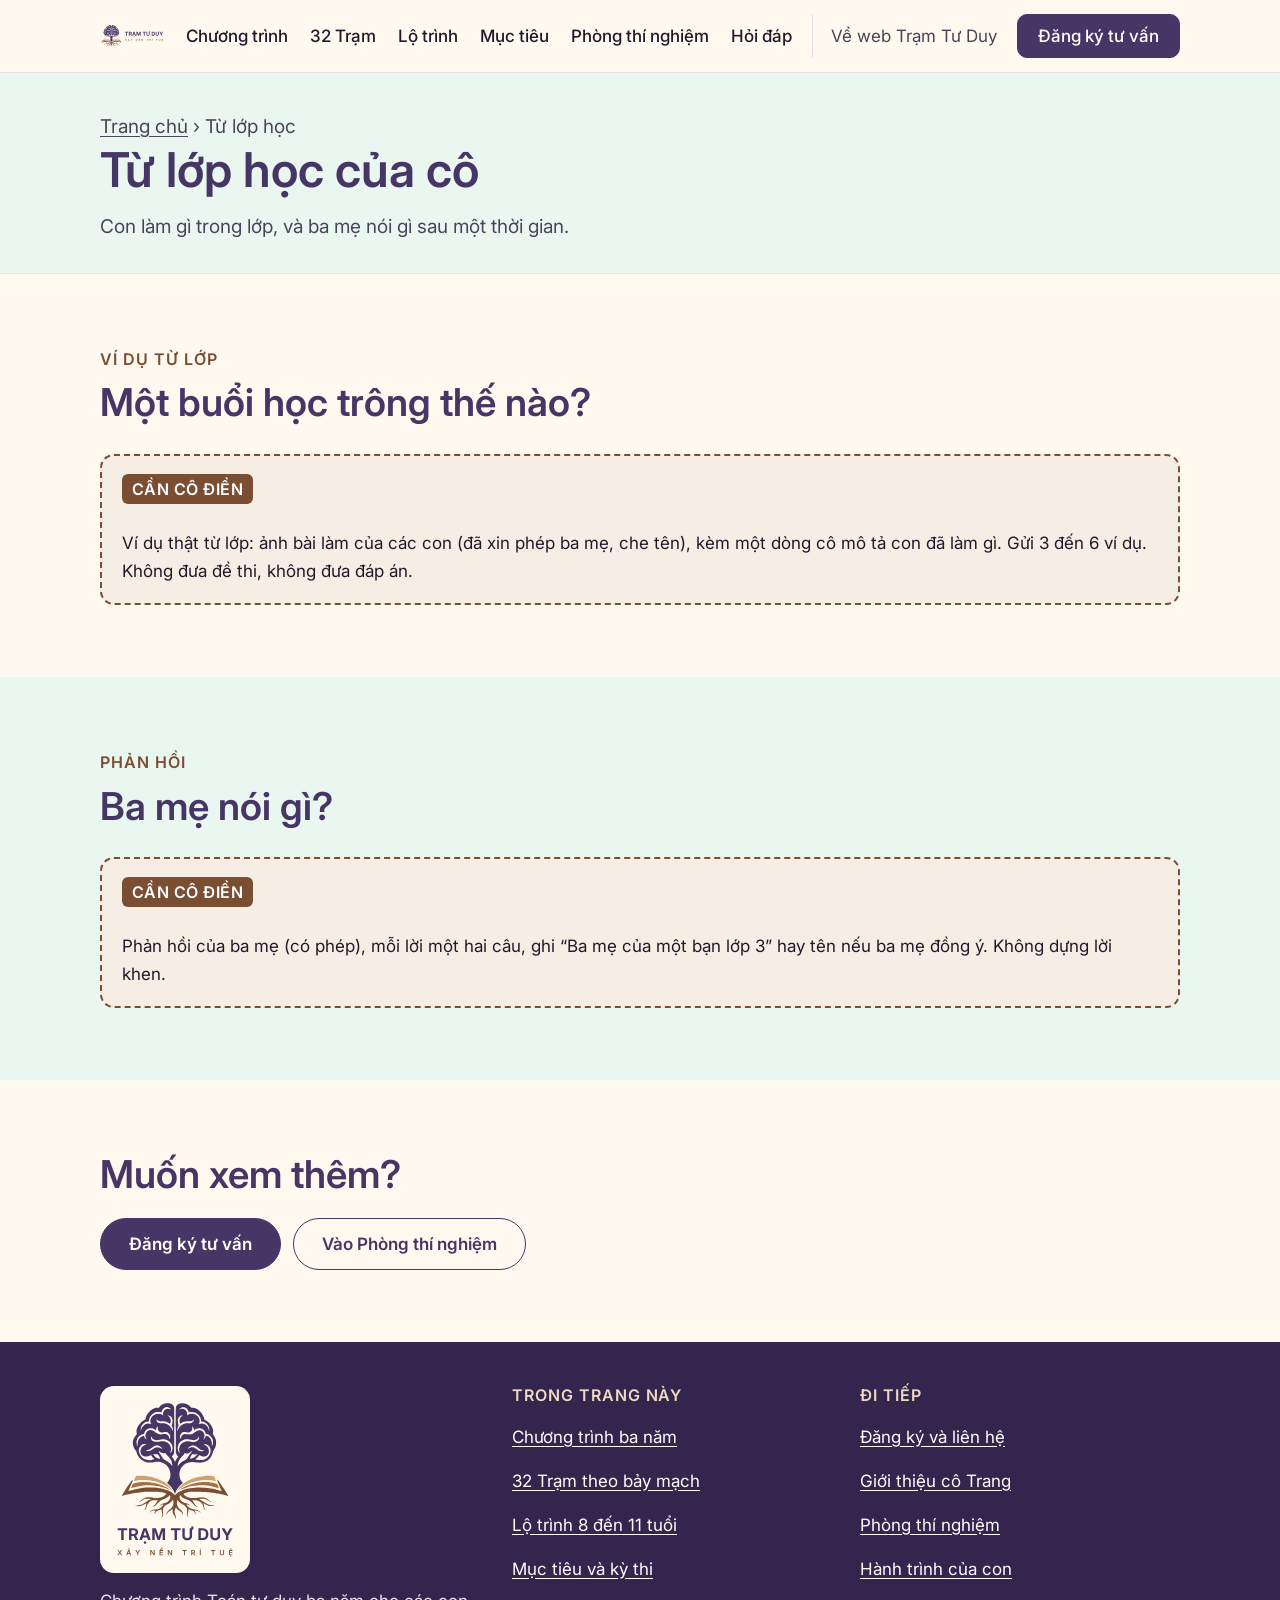
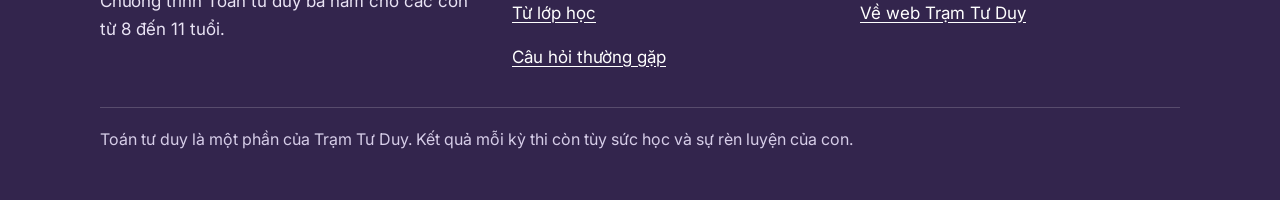
<file: tu-lop-hoc/index.html>
<!doctype html>
<html lang="vi">
<head>
<meta charset="utf-8">
<meta name="viewport" content="width=device-width, initial-scale=1">
<title>Từ lớp học · Toán tư duy Trạm Tư Duy</title>
<meta name="description" content="Ví dụ từ lớp học của cô Trang và phản hồi của ba mẹ.">
<link rel="canonical" href="https://toan.tramtuduy.org/tu-lop-hoc/">
<meta property="og:type" content="website">
<meta property="og:site_name" content="Trạm Tư Duy · Toán tư duy">
<meta property="og:locale" content="vi_VN">
<meta property="og:title" content="Từ lớp học · Toán tư duy Trạm Tư Duy">
<meta property="og:description" content="Ví dụ từ lớp học của cô Trang và phản hồi của ba mẹ.">
<meta property="og:url" content="https://toan.tramtuduy.org/tu-lop-hoc/">
<meta property="og:image" content="https://toan.tramtuduy.org/tai-san/og/tu-lop-hoc.png">
<meta property="og:image:width" content="1200">
<meta property="og:image:height" content="630">
<meta property="og:image:alt" content="Từ lớp học của cô: Toán tư duy Trạm Tư Duy">
<meta name="twitter:card" content="summary_large_image">
<meta name="twitter:title" content="Từ lớp học · Toán tư duy Trạm Tư Duy">
<meta name="twitter:description" content="Ví dụ từ lớp học của cô Trang và phản hồi của ba mẹ.">
<meta name="twitter:image" content="https://toan.tramtuduy.org/tai-san/og/tu-lop-hoc.png">
<meta name="theme-color" content="#463665">
<link rel="icon" type="image/png" sizes="32x32" href="/tai-san/logo/bieu-tuong-32.png">
<link rel="apple-touch-icon" href="/tai-san/logo/bieu-tuong-192.png">
<link rel="preconnect" href="https://fonts.googleapis.com">
<link rel="preconnect" href="https://fonts.gstatic.com" crossorigin>
<link rel="stylesheet" href="https://fonts.googleapis.com/css2?family=Inter:wght@400;500;600&amp;display=swap" media="print" onload="this.media='all'">
<noscript><link rel="stylesheet" href="https://fonts.googleapis.com/css2?family=Inter:wght@400;500;600&amp;display=swap"></noscript>
<link rel="stylesheet" href="/tai-san/css/site.css">
<script>document.documentElement.classList.add("js")</script>
</head>
<body>
<a class="bo-qua" href="#noi-dung">Bỏ qua, đến nội dung</a>
<header class="dau">
<div class="wrap dau__hang">
<a class="dau__logo" href="/" aria-label="Toán tư duy Trạm Tư Duy, về trang chủ"><img src="/tai-san/logo/logo-tram-tu-duy-ngang.svg" width="114" height="44" alt="Trạm Tư Duy, Xây nền trí tuệ"></a>
<button class="nut-menu" id="nut-menu" type="button" aria-expanded="false" aria-controls="menu">Menu</button>
<nav class="menu" id="menu" aria-label="Menu chính">
<ul>
<li><a href="/chuong-trinh/">Chương trình</a></li>
<li><a href="/32-tram/">32 Trạm</a></li>
<li><a href="/lo-trinh/">Lộ trình</a></li>
<li><a href="/muc-tieu/">Mục tiêu</a></li>
<li class="menu__khong-pc"><a href="/tu-lop-hoc/" aria-current="page">Từ lớp học</a></li>
<li><a href="/phong-thi-nghiem/">Phòng thí nghiệm</a></li>
<li><a href="/cau-hoi/">Hỏi đáp</a></li>
<li class="menu__khong-pc"><a href="/hanh-trinh/">Hành trình của con</a></li>
<li class="menu__khong-pc"><a href="/co-trang/">Giới thiệu cô</a></li>
<li class="menu__phu"><a href="https://tramtuduy.org">Về web Trạm Tư Duy</a></li>
<li><a class="btn btn--chinh" href="/dang-ky/">Đăng ký tư vấn</a></li>
</ul>
</nav>
</div>
</header>
<main id="noi-dung">
<section class="dau-trang"><div class="wrap">
<p class="vet-banh"><a href="/">Trang chủ</a> › Từ lớp học</p>
<h1>Từ lớp học của cô</h1>
<p>Con làm gì trong lớp, và ba mẹ nói gì sau một thời gian.</p>
</div></section>
<section class="khoi"><div class="wrap">
<div class="khoi__dau"><span class="nhan">Ví dụ từ lớp</span><h2>Một buổi học trông thế nào?</h2></div>
<div class="cho" data-can-co-dien="vi_du_lop"><p><b class="cho__nhan">CẦN CÔ ĐIỀN</b></p><p>Ví dụ thật từ lớp: ảnh bài làm của các con (đã xin phép ba mẹ, che tên), kèm một dòng cô mô tả con đã làm gì. Gửi 3 đến 6 ví dụ. Không đưa đề thi, không đưa đáp án.</p></div>
</div></section>
<section class="khoi khoi--bac-ha"><div class="wrap">
<div class="khoi__dau"><span class="nhan">Phản hồi</span><h2>Ba mẹ nói gì?</h2></div>
<div class="cho" data-can-co-dien="phan_hoi"><p><b class="cho__nhan">CẦN CÔ ĐIỀN</b></p><p>Phản hồi của ba mẹ (có phép), mỗi lời một hai câu, ghi “Ba mẹ của một bạn lớp 3” hay tên nếu ba mẹ đồng ý. Không dựng lời khen.</p></div>
</div></section>
<section class="khoi"><div class="wrap keu">
<h2>Muốn xem thêm?</h2>
<div class="hang-nut"><a class="btn btn--chinh" href="/dang-ky/">Đăng ký tư vấn</a><a class="btn btn--phu" href="/phong-thi-nghiem/">Vào Phòng thí nghiệm</a></div>
</div></section>

</main>
<footer class="chan">
<div class="wrap">
<div class="chan__luoi">
<div>
<a class="chan__logo" href="/" aria-label="Về trang chủ"><img src="/tai-san/logo/logo-tram-tu-duy-doc.svg" width="126" height="163" alt="Trạm Tư Duy, Xây nền trí tuệ"></a>
<p style="margin-top:14px">Chương trình Toán tư duy ba năm cho các con từ 8 đến 11 tuổi.</p>
</div>
<div>
<h2>Trong trang này</h2>
<ul>
<li><a href="/chuong-trinh/">Chương trình ba năm</a></li>
<li><a href="/32-tram/">32 Trạm theo bảy mạch</a></li>
<li><a href="/lo-trinh/">Lộ trình 8 đến 11 tuổi</a></li>
<li><a href="/muc-tieu/">Mục tiêu và kỳ thi</a></li>
<li><a href="/tu-lop-hoc/">Từ lớp học</a></li>
<li><a href="/cau-hoi/">Câu hỏi thường gặp</a></li>
</ul>
</div>
<div>
<h2>Đi tiếp</h2>
<ul>
<li><a href="/dang-ky/">Đăng ký và liên hệ</a></li>
<li><a href="/co-trang/">Giới thiệu cô Trang</a></li>
<li><a href="/phong-thi-nghiem/">Phòng thí nghiệm</a></li>
<li><a href="/hanh-trinh/">Hành trình của con</a></li>
<li><a href="https://tramtuduy.org">Về web Trạm Tư Duy</a></li>
</ul>
</div>
</div>
<p class="chan__nho">Toán tư duy là một phần của Trạm Tư Duy. Kết quả mỗi kỳ thi còn tùy sức học và sự rèn luyện của con.</p>
</div>
</footer>
<script src="/tai-san/js/site.js" defer></script>
</body>
</html>
</file>
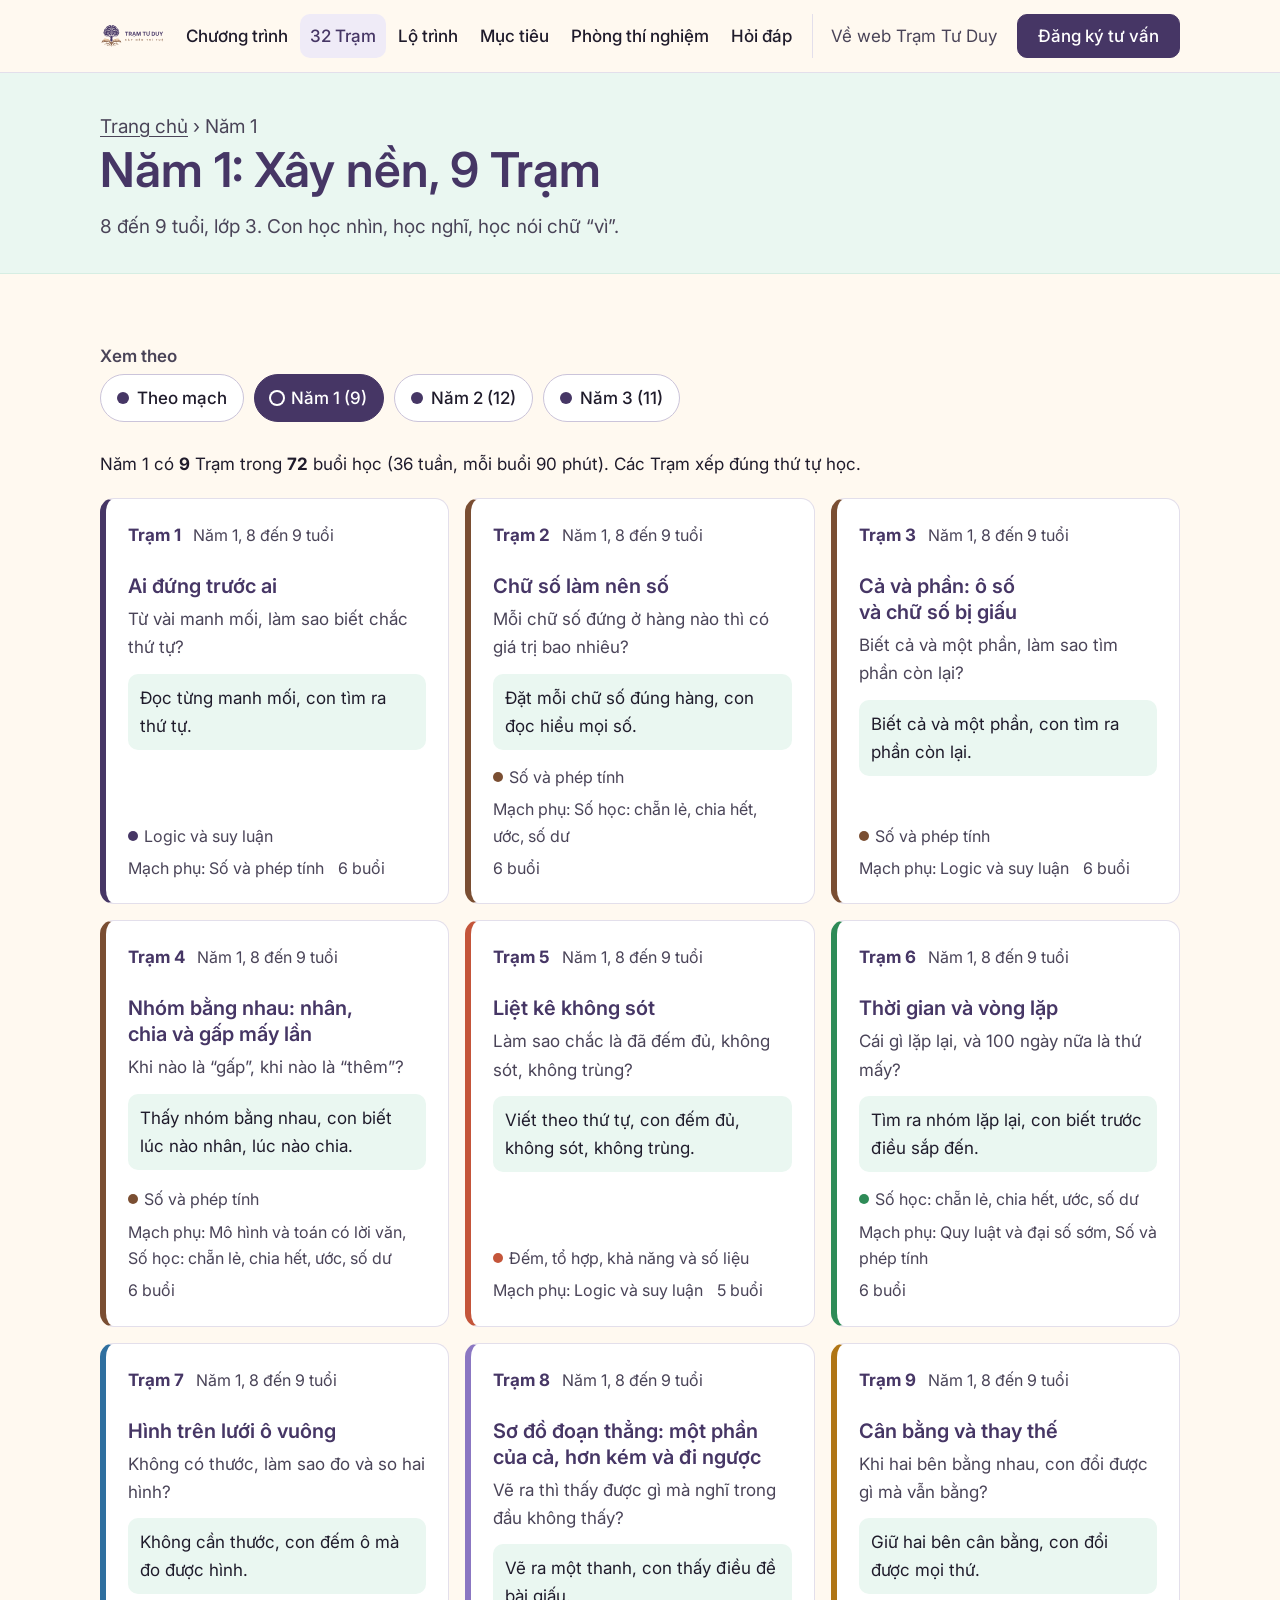
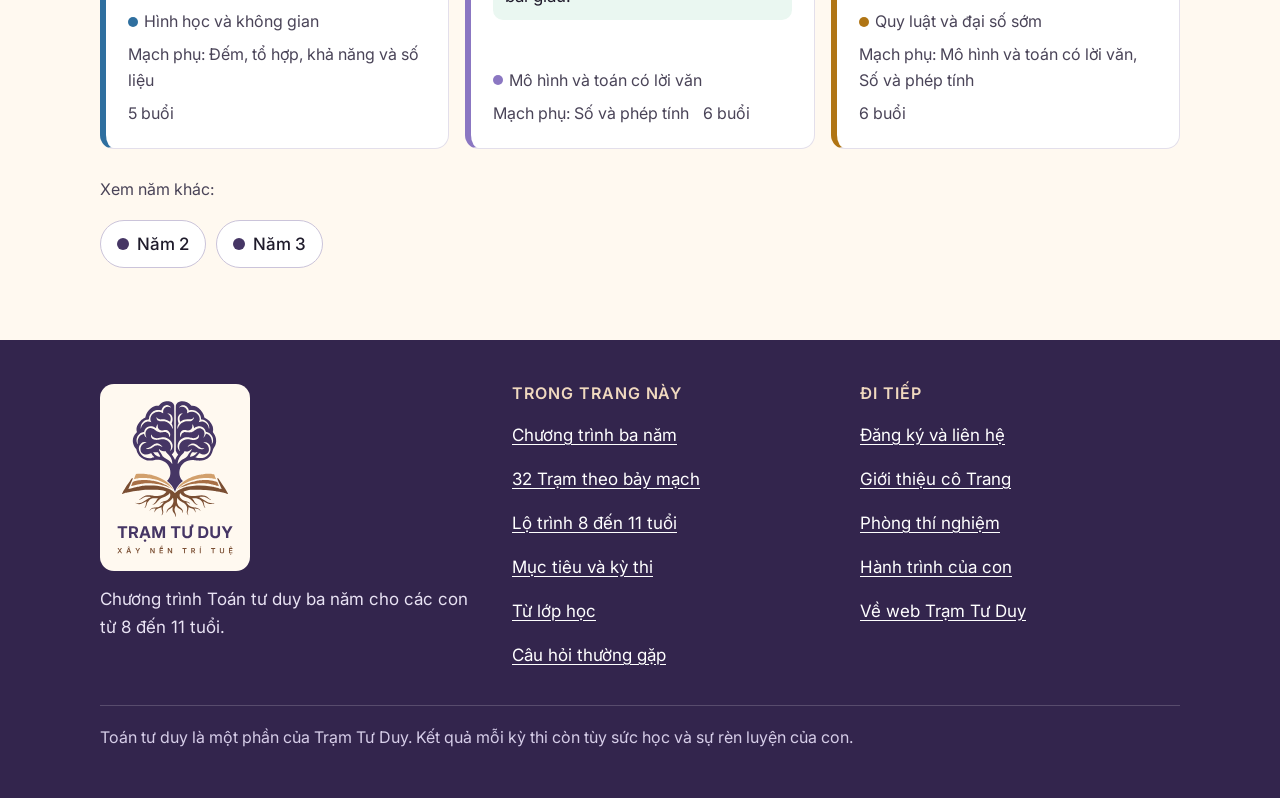
<file: 32-tram/nam-1/index.html>
<!doctype html>
<html lang="vi">
<head>
<meta charset="utf-8">
<meta name="viewport" content="width=device-width, initial-scale=1">
<title>Năm 1: Xây nền · Toán tư duy Trạm Tư Duy</title>
<meta name="description" content="Các Trạm của năm 1 (8 đến 9 tuổi, lớp 3): 9 Trạm, 72 buổi. Con học nhìn, học nghĩ, học nói chữ “vì”.">
<link rel="canonical" href="https://toan.tramtuduy.org/32-tram/nam-1/">
<meta property="og:type" content="website">
<meta property="og:site_name" content="Trạm Tư Duy · Toán tư duy">
<meta property="og:locale" content="vi_VN">
<meta property="og:title" content="Năm 1: Xây nền · Toán tư duy Trạm Tư Duy">
<meta property="og:description" content="Các Trạm của năm 1 (8 đến 9 tuổi, lớp 3): 9 Trạm, 72 buổi. Con học nhìn, học nghĩ, học nói chữ “vì”.">
<meta property="og:url" content="https://toan.tramtuduy.org/32-tram/nam-1/">
<meta property="og:image" content="https://toan.tramtuduy.org/tai-san/og/32-tram-nam-1.png">
<meta property="og:image:width" content="1200">
<meta property="og:image:height" content="630">
<meta property="og:image:alt" content="Năm 1: Xây nền: Toán tư duy Trạm Tư Duy">
<meta name="twitter:card" content="summary_large_image">
<meta name="twitter:title" content="Năm 1: Xây nền · Toán tư duy Trạm Tư Duy">
<meta name="twitter:description" content="Các Trạm của năm 1 (8 đến 9 tuổi, lớp 3): 9 Trạm, 72 buổi. Con học nhìn, học nghĩ, học nói chữ “vì”.">
<meta name="twitter:image" content="https://toan.tramtuduy.org/tai-san/og/32-tram-nam-1.png">
<meta name="theme-color" content="#463665">
<link rel="icon" type="image/png" sizes="32x32" href="/tai-san/logo/bieu-tuong-32.png">
<link rel="apple-touch-icon" href="/tai-san/logo/bieu-tuong-192.png">
<link rel="preconnect" href="https://fonts.googleapis.com">
<link rel="preconnect" href="https://fonts.gstatic.com" crossorigin>
<link rel="stylesheet" href="https://fonts.googleapis.com/css2?family=Inter:wght@400;500;600&amp;display=swap" media="print" onload="this.media='all'">
<noscript><link rel="stylesheet" href="https://fonts.googleapis.com/css2?family=Inter:wght@400;500;600&amp;display=swap"></noscript>
<link rel="stylesheet" href="/tai-san/css/site.css">
<script>document.documentElement.classList.add("js")</script>
</head>
<body>
<a class="bo-qua" href="#noi-dung">Bỏ qua, đến nội dung</a>
<header class="dau">
<div class="wrap dau__hang">
<a class="dau__logo" href="/" aria-label="Toán tư duy Trạm Tư Duy, về trang chủ"><img src="/tai-san/logo/logo-tram-tu-duy-ngang.svg" width="114" height="44" alt="Trạm Tư Duy, Xây nền trí tuệ"></a>
<button class="nut-menu" id="nut-menu" type="button" aria-expanded="false" aria-controls="menu">Menu</button>
<nav class="menu" id="menu" aria-label="Menu chính">
<ul>
<li><a href="/chuong-trinh/">Chương trình</a></li>
<li><a href="/32-tram/" aria-current="page">32 Trạm</a></li>
<li><a href="/lo-trinh/">Lộ trình</a></li>
<li><a href="/muc-tieu/">Mục tiêu</a></li>
<li class="menu__khong-pc"><a href="/tu-lop-hoc/">Từ lớp học</a></li>
<li><a href="/phong-thi-nghiem/">Phòng thí nghiệm</a></li>
<li><a href="/cau-hoi/">Hỏi đáp</a></li>
<li class="menu__khong-pc"><a href="/hanh-trinh/">Hành trình của con</a></li>
<li class="menu__khong-pc"><a href="/co-trang/">Giới thiệu cô</a></li>
<li class="menu__phu"><a href="https://tramtuduy.org">Về web Trạm Tư Duy</a></li>
<li><a class="btn btn--chinh" href="/dang-ky/">Đăng ký tư vấn</a></li>
</ul>
</nav>
</div>
</header>
<main id="noi-dung">
<section class="dau-trang"><div class="wrap">
<p class="vet-banh"><a href="/">Trang chủ</a> › Năm 1</p>
<h1>Năm 1: Xây nền, 9 Trạm</h1>
<p>8 đến 9 tuổi, lớp 3. Con học nhìn, học nghĩ, học nói chữ “vì”.</p>
</div></section>
<section class="khoi"><div class="wrap">
<div class="loc"><div><h2>Xem theo</h2><ul class="mach-hang"><li><a class="chip" href="/32-tram/">Theo mạch</a></li><li><a class="chip" href="/32-tram/nam-1/" aria-current="true">Năm 1 (9)</a></li><li><a class="chip" href="/32-tram/nam-2/">Năm 2 (12)</a></li><li><a class="chip" href="/32-tram/nam-3/">Năm 3 (11)</a></li></ul></div></div>
<p class="noi-dung">Năm 1 có <b>9</b> Trạm trong <b>72</b> buổi học (36 tuần, mỗi buổi 90 phút). Các Trạm xếp đúng thứ tự học.</p>
<div class="luoi luoi--3" style="margin-top:20px"><article class="the tram c-LG" id="nam1-tram1">
<p class="tram__dau"><b>Trạm 1</b><span>Năm 1, 8 đến 9 tuổi</span></p>
<h3>Ai đứng trước ai</h3>
<p class="tram__hoi">Từ vài manh mối, làm sao biết chắc thứ tự?</p>
<p class="tram__hua">Đọc từng manh mối, con tìm ra thứ tự.</p>
<div class="tram__chan"><i class="c-LG">Logic và suy luận</i><span>Mạch phụ: Số và phép tính</span><span>6 buổi</span></div>
</article><article class="the tram c-SO" id="nam1-tram2">
<p class="tram__dau"><b>Trạm 2</b><span>Năm 1, 8 đến 9 tuổi</span></p>
<h3>Chữ số làm nên số</h3>
<p class="tram__hoi">Mỗi chữ số đứng ở hàng nào thì có giá trị bao nhiêu?</p>
<p class="tram__hua">Đặt mỗi chữ số đúng hàng, con đọc hiểu mọi số.</p>
<div class="tram__chan"><i class="c-SO">Số và phép tính</i><span>Mạch phụ: Số học: chẵn lẻ, chia hết, ước, số dư</span><span>6 buổi</span></div>
</article><article class="the tram c-SO" id="nam1-tram3">
<p class="tram__dau"><b>Trạm 3</b><span>Năm 1, 8 đến 9 tuổi</span></p>
<h3>Cả và phần: ô số và chữ số bị giấu</h3>
<p class="tram__hoi">Biết cả và một phần, làm sao tìm phần còn lại?</p>
<p class="tram__hua">Biết cả và một phần, con tìm ra phần còn lại.</p>
<div class="tram__chan"><i class="c-SO">Số và phép tính</i><span>Mạch phụ: Logic và suy luận</span><span>6 buổi</span></div>
</article><article class="the tram c-SO" id="nam1-tram4">
<p class="tram__dau"><b>Trạm 4</b><span>Năm 1, 8 đến 9 tuổi</span></p>
<h3>Nhóm bằng nhau: nhân, chia và gấp mấy lần</h3>
<p class="tram__hoi">Khi nào là “gấp”, khi nào là “thêm”?</p>
<p class="tram__hua">Thấy nhóm bằng nhau, con biết lúc nào nhân, lúc nào chia.</p>
<div class="tram__chan"><i class="c-SO">Số và phép tính</i><span>Mạch phụ: Mô hình và toán có lời văn, Số học: chẵn lẻ, chia hết, ước, số dư</span><span>6 buổi</span></div>
</article><article class="the tram c-DT" id="nam1-tram5">
<p class="tram__dau"><b>Trạm 5</b><span>Năm 1, 8 đến 9 tuổi</span></p>
<h3>Liệt kê không sót</h3>
<p class="tram__hoi">Làm sao chắc là đã đếm đủ, không sót, không trùng?</p>
<p class="tram__hua">Viết theo thứ tự, con đếm đủ, không sót, không trùng.</p>
<div class="tram__chan"><i class="c-DT">Đếm, tổ hợp, khả năng và số liệu</i><span>Mạch phụ: Logic và suy luận</span><span>5 buổi</span></div>
</article><article class="the tram c-SH" id="nam1-tram6">
<p class="tram__dau"><b>Trạm 6</b><span>Năm 1, 8 đến 9 tuổi</span></p>
<h3>Thời gian và vòng lặp</h3>
<p class="tram__hoi">Cái gì lặp lại, và 100 ngày nữa là thứ mấy?</p>
<p class="tram__hua">Tìm ra nhóm lặp lại, con biết trước điều sắp đến.</p>
<div class="tram__chan"><i class="c-SH">Số học: chẵn lẻ, chia hết, ước, số dư</i><span>Mạch phụ: Quy luật và đại số sớm, Số và phép tính</span><span>6 buổi</span></div>
</article><article class="the tram c-HH" id="nam1-tram7">
<p class="tram__dau"><b>Trạm 7</b><span>Năm 1, 8 đến 9 tuổi</span></p>
<h3>Hình trên lưới ô vuông</h3>
<p class="tram__hoi">Không có thước, làm sao đo và so hai hình?</p>
<p class="tram__hua">Không cần thước, con đếm ô mà đo được hình.</p>
<div class="tram__chan"><i class="c-HH">Hình học và không gian</i><span>Mạch phụ: Đếm, tổ hợp, khả năng và số liệu</span><span>5 buổi</span></div>
</article><article class="the tram c-MH" id="nam1-tram8">
<p class="tram__dau"><b>Trạm 8</b><span>Năm 1, 8 đến 9 tuổi</span></p>
<h3>Sơ đồ đoạn thẳng: một phần của cả, hơn kém và đi ngược</h3>
<p class="tram__hoi">Vẽ ra thì thấy được gì mà nghĩ trong đầu không thấy?</p>
<p class="tram__hua">Vẽ ra một thanh, con thấy điều đề bài giấu.</p>
<div class="tram__chan"><i class="c-MH">Mô hình và toán có lời văn</i><span>Mạch phụ: Số và phép tính</span><span>6 buổi</span></div>
</article><article class="the tram c-QL" id="nam1-tram9">
<p class="tram__dau"><b>Trạm 9</b><span>Năm 1, 8 đến 9 tuổi</span></p>
<h3>Cân bằng và thay thế</h3>
<p class="tram__hoi">Khi hai bên bằng nhau, con đổi được gì mà vẫn bằng?</p>
<p class="tram__hua">Giữ hai bên cân bằng, con đổi được mọi thứ.</p>
<div class="tram__chan"><i class="c-QL">Quy luật và đại số sớm</i><span>Mạch phụ: Mô hình và toán có lời văn, Số và phép tính</span><span>6 buổi</span></div>
</article></div>
<p style="margin-top:26px"><span class="nho">Xem năm khác:</span></p><ul class="mach-hang"><li><a class="chip" href="/32-tram/nam-2/">Năm 2</a></li><li><a class="chip" href="/32-tram/nam-3/">Năm 3</a></li></ul>
</div></section>

</main>
<footer class="chan">
<div class="wrap">
<div class="chan__luoi">
<div>
<a class="chan__logo" href="/" aria-label="Về trang chủ"><img src="/tai-san/logo/logo-tram-tu-duy-doc.svg" width="126" height="163" alt="Trạm Tư Duy, Xây nền trí tuệ"></a>
<p style="margin-top:14px">Chương trình Toán tư duy ba năm cho các con từ 8 đến 11 tuổi.</p>
</div>
<div>
<h2>Trong trang này</h2>
<ul>
<li><a href="/chuong-trinh/">Chương trình ba năm</a></li>
<li><a href="/32-tram/">32 Trạm theo bảy mạch</a></li>
<li><a href="/lo-trinh/">Lộ trình 8 đến 11 tuổi</a></li>
<li><a href="/muc-tieu/">Mục tiêu và kỳ thi</a></li>
<li><a href="/tu-lop-hoc/">Từ lớp học</a></li>
<li><a href="/cau-hoi/">Câu hỏi thường gặp</a></li>
</ul>
</div>
<div>
<h2>Đi tiếp</h2>
<ul>
<li><a href="/dang-ky/">Đăng ký và liên hệ</a></li>
<li><a href="/co-trang/">Giới thiệu cô Trang</a></li>
<li><a href="/phong-thi-nghiem/">Phòng thí nghiệm</a></li>
<li><a href="/hanh-trinh/">Hành trình của con</a></li>
<li><a href="https://tramtuduy.org">Về web Trạm Tư Duy</a></li>
</ul>
</div>
</div>
<p class="chan__nho">Toán tư duy là một phần của Trạm Tư Duy. Kết quả mỗi kỳ thi còn tùy sức học và sự rèn luyện của con.</p>
</div>
</footer>
<script src="/tai-san/js/site.js" defer></script>
</body>
</html>
</file>
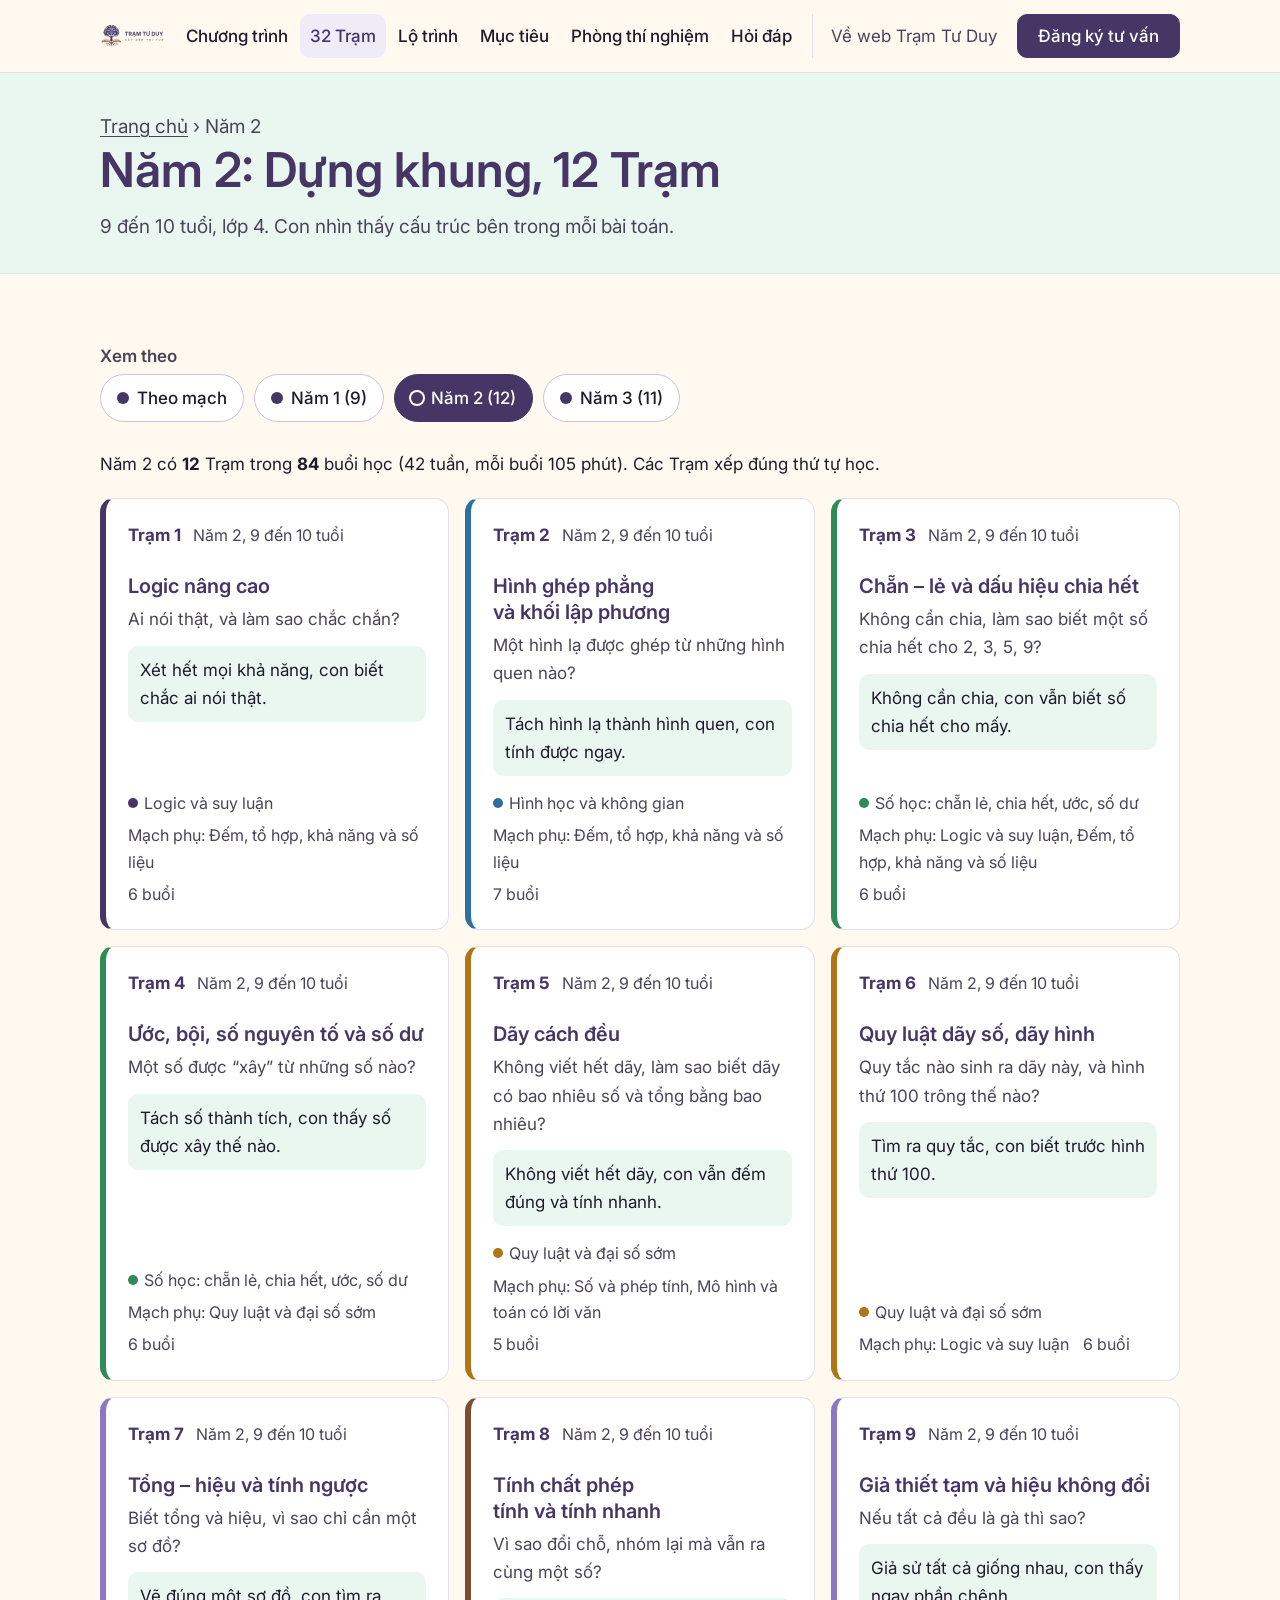
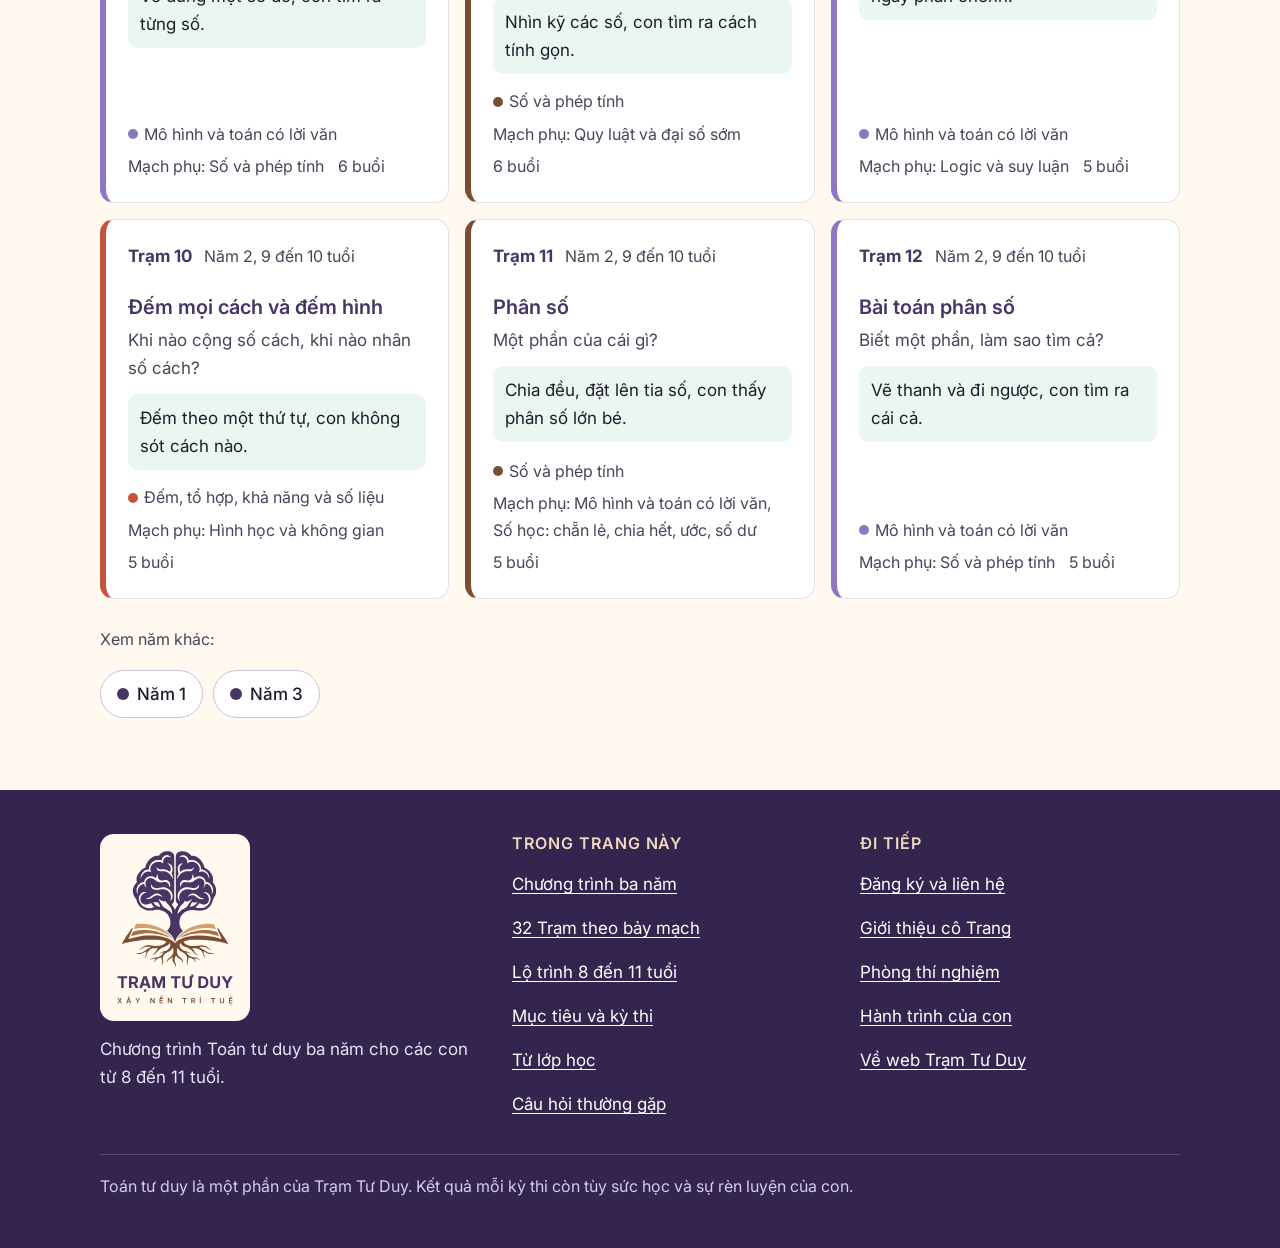
<file: 32-tram/nam-2/index.html>
<!doctype html>
<html lang="vi">
<head>
<meta charset="utf-8">
<meta name="viewport" content="width=device-width, initial-scale=1">
<title>Năm 2: Dựng khung · Toán tư duy Trạm Tư Duy</title>
<meta name="description" content="Các Trạm của năm 2 (9 đến 10 tuổi, lớp 4): 12 Trạm, 84 buổi. Con nhìn thấy cấu trúc bên trong mỗi bài toán.">
<link rel="canonical" href="https://toan.tramtuduy.org/32-tram/nam-2/">
<meta property="og:type" content="website">
<meta property="og:site_name" content="Trạm Tư Duy · Toán tư duy">
<meta property="og:locale" content="vi_VN">
<meta property="og:title" content="Năm 2: Dựng khung · Toán tư duy Trạm Tư Duy">
<meta property="og:description" content="Các Trạm của năm 2 (9 đến 10 tuổi, lớp 4): 12 Trạm, 84 buổi. Con nhìn thấy cấu trúc bên trong mỗi bài toán.">
<meta property="og:url" content="https://toan.tramtuduy.org/32-tram/nam-2/">
<meta property="og:image" content="https://toan.tramtuduy.org/tai-san/og/32-tram-nam-2.png">
<meta property="og:image:width" content="1200">
<meta property="og:image:height" content="630">
<meta property="og:image:alt" content="Năm 2: Dựng khung: Toán tư duy Trạm Tư Duy">
<meta name="twitter:card" content="summary_large_image">
<meta name="twitter:title" content="Năm 2: Dựng khung · Toán tư duy Trạm Tư Duy">
<meta name="twitter:description" content="Các Trạm của năm 2 (9 đến 10 tuổi, lớp 4): 12 Trạm, 84 buổi. Con nhìn thấy cấu trúc bên trong mỗi bài toán.">
<meta name="twitter:image" content="https://toan.tramtuduy.org/tai-san/og/32-tram-nam-2.png">
<meta name="theme-color" content="#463665">
<link rel="icon" type="image/png" sizes="32x32" href="/tai-san/logo/bieu-tuong-32.png">
<link rel="apple-touch-icon" href="/tai-san/logo/bieu-tuong-192.png">
<link rel="preconnect" href="https://fonts.googleapis.com">
<link rel="preconnect" href="https://fonts.gstatic.com" crossorigin>
<link rel="stylesheet" href="https://fonts.googleapis.com/css2?family=Inter:wght@400;500;600&amp;display=swap" media="print" onload="this.media='all'">
<noscript><link rel="stylesheet" href="https://fonts.googleapis.com/css2?family=Inter:wght@400;500;600&amp;display=swap"></noscript>
<link rel="stylesheet" href="/tai-san/css/site.css">
<script>document.documentElement.classList.add("js")</script>
</head>
<body>
<a class="bo-qua" href="#noi-dung">Bỏ qua, đến nội dung</a>
<header class="dau">
<div class="wrap dau__hang">
<a class="dau__logo" href="/" aria-label="Toán tư duy Trạm Tư Duy, về trang chủ"><img src="/tai-san/logo/logo-tram-tu-duy-ngang.svg" width="114" height="44" alt="Trạm Tư Duy, Xây nền trí tuệ"></a>
<button class="nut-menu" id="nut-menu" type="button" aria-expanded="false" aria-controls="menu">Menu</button>
<nav class="menu" id="menu" aria-label="Menu chính">
<ul>
<li><a href="/chuong-trinh/">Chương trình</a></li>
<li><a href="/32-tram/" aria-current="page">32 Trạm</a></li>
<li><a href="/lo-trinh/">Lộ trình</a></li>
<li><a href="/muc-tieu/">Mục tiêu</a></li>
<li class="menu__khong-pc"><a href="/tu-lop-hoc/">Từ lớp học</a></li>
<li><a href="/phong-thi-nghiem/">Phòng thí nghiệm</a></li>
<li><a href="/cau-hoi/">Hỏi đáp</a></li>
<li class="menu__khong-pc"><a href="/hanh-trinh/">Hành trình của con</a></li>
<li class="menu__khong-pc"><a href="/co-trang/">Giới thiệu cô</a></li>
<li class="menu__phu"><a href="https://tramtuduy.org">Về web Trạm Tư Duy</a></li>
<li><a class="btn btn--chinh" href="/dang-ky/">Đăng ký tư vấn</a></li>
</ul>
</nav>
</div>
</header>
<main id="noi-dung">
<section class="dau-trang"><div class="wrap">
<p class="vet-banh"><a href="/">Trang chủ</a> › Năm 2</p>
<h1>Năm 2: Dựng khung, 12 Trạm</h1>
<p>9 đến 10 tuổi, lớp 4. Con nhìn thấy cấu trúc bên trong mỗi bài toán.</p>
</div></section>
<section class="khoi"><div class="wrap">
<div class="loc"><div><h2>Xem theo</h2><ul class="mach-hang"><li><a class="chip" href="/32-tram/">Theo mạch</a></li><li><a class="chip" href="/32-tram/nam-1/">Năm 1 (9)</a></li><li><a class="chip" href="/32-tram/nam-2/" aria-current="true">Năm 2 (12)</a></li><li><a class="chip" href="/32-tram/nam-3/">Năm 3 (11)</a></li></ul></div></div>
<p class="noi-dung">Năm 2 có <b>12</b> Trạm trong <b>84</b> buổi học (42 tuần, mỗi buổi 105 phút). Các Trạm xếp đúng thứ tự học.</p>
<div class="luoi luoi--3" style="margin-top:20px"><article class="the tram c-LG" id="nam2-tram1">
<p class="tram__dau"><b>Trạm 1</b><span>Năm 2, 9 đến 10 tuổi</span></p>
<h3>Logic nâng cao</h3>
<p class="tram__hoi">Ai nói thật, và làm sao chắc chắn?</p>
<p class="tram__hua">Xét hết mọi khả năng, con biết chắc ai nói thật.</p>
<div class="tram__chan"><i class="c-LG">Logic và suy luận</i><span>Mạch phụ: Đếm, tổ hợp, khả năng và số liệu</span><span>6 buổi</span></div>
</article><article class="the tram c-HH" id="nam2-tram2">
<p class="tram__dau"><b>Trạm 2</b><span>Năm 2, 9 đến 10 tuổi</span></p>
<h3>Hình ghép phẳng và khối lập phương</h3>
<p class="tram__hoi">Một hình lạ được ghép từ những hình quen nào?</p>
<p class="tram__hua">Tách hình lạ thành hình quen, con tính được ngay.</p>
<div class="tram__chan"><i class="c-HH">Hình học và không gian</i><span>Mạch phụ: Đếm, tổ hợp, khả năng và số liệu</span><span>7 buổi</span></div>
</article><article class="the tram c-SH" id="nam2-tram3">
<p class="tram__dau"><b>Trạm 3</b><span>Năm 2, 9 đến 10 tuổi</span></p>
<h3>Chẵn – lẻ và dấu hiệu chia hết</h3>
<p class="tram__hoi">Không cần chia, làm sao biết một số chia hết cho 2, 3, 5, 9?</p>
<p class="tram__hua">Không cần chia, con vẫn biết số chia hết cho mấy.</p>
<div class="tram__chan"><i class="c-SH">Số học: chẵn lẻ, chia hết, ước, số dư</i><span>Mạch phụ: Logic và suy luận, Đếm, tổ hợp, khả năng và số liệu</span><span>6 buổi</span></div>
</article><article class="the tram c-SH" id="nam2-tram4">
<p class="tram__dau"><b>Trạm 4</b><span>Năm 2, 9 đến 10 tuổi</span></p>
<h3>Ước, bội, số nguyên tố và số dư</h3>
<p class="tram__hoi">Một số được “xây” từ những số nào?</p>
<p class="tram__hua">Tách số thành tích, con thấy số được xây thế nào.</p>
<div class="tram__chan"><i class="c-SH">Số học: chẵn lẻ, chia hết, ước, số dư</i><span>Mạch phụ: Quy luật và đại số sớm</span><span>6 buổi</span></div>
</article><article class="the tram c-QL" id="nam2-tram5">
<p class="tram__dau"><b>Trạm 5</b><span>Năm 2, 9 đến 10 tuổi</span></p>
<h3>Dãy cách đều</h3>
<p class="tram__hoi">Không viết hết dãy, làm sao biết dãy có bao nhiêu số và tổng bằng bao nhiêu?</p>
<p class="tram__hua">Không viết hết dãy, con vẫn đếm đúng và tính nhanh.</p>
<div class="tram__chan"><i class="c-QL">Quy luật và đại số sớm</i><span>Mạch phụ: Số và phép tính, Mô hình và toán có lời văn</span><span>5 buổi</span></div>
</article><article class="the tram c-QL" id="nam2-tram6">
<p class="tram__dau"><b>Trạm 6</b><span>Năm 2, 9 đến 10 tuổi</span></p>
<h3>Quy luật dãy số, dãy hình</h3>
<p class="tram__hoi">Quy tắc nào sinh ra dãy này, và hình thứ 100 trông thế nào?</p>
<p class="tram__hua">Tìm ra quy tắc, con biết trước hình thứ 100.</p>
<div class="tram__chan"><i class="c-QL">Quy luật và đại số sớm</i><span>Mạch phụ: Logic và suy luận</span><span>6 buổi</span></div>
</article><article class="the tram c-MH" id="nam2-tram7">
<p class="tram__dau"><b>Trạm 7</b><span>Năm 2, 9 đến 10 tuổi</span></p>
<h3>Tổng – hiệu và tính ngược</h3>
<p class="tram__hoi">Biết tổng và hiệu, vì sao chỉ cần một sơ đồ?</p>
<p class="tram__hua">Vẽ đúng một sơ đồ, con tìm ra từng số.</p>
<div class="tram__chan"><i class="c-MH">Mô hình và toán có lời văn</i><span>Mạch phụ: Số và phép tính</span><span>6 buổi</span></div>
</article><article class="the tram c-SO" id="nam2-tram8">
<p class="tram__dau"><b>Trạm 8</b><span>Năm 2, 9 đến 10 tuổi</span></p>
<h3>Tính chất phép tính và tính nhanh</h3>
<p class="tram__hoi">Vì sao đổi chỗ, nhóm lại mà vẫn ra cùng một số?</p>
<p class="tram__hua">Nhìn kỹ các số, con tìm ra cách tính gọn.</p>
<div class="tram__chan"><i class="c-SO">Số và phép tính</i><span>Mạch phụ: Quy luật và đại số sớm</span><span>6 buổi</span></div>
</article><article class="the tram c-MH" id="nam2-tram9">
<p class="tram__dau"><b>Trạm 9</b><span>Năm 2, 9 đến 10 tuổi</span></p>
<h3>Giả thiết tạm và hiệu không đổi</h3>
<p class="tram__hoi">Nếu tất cả đều là gà thì sao?</p>
<p class="tram__hua">Giả sử tất cả giống nhau, con thấy ngay phần chênh.</p>
<div class="tram__chan"><i class="c-MH">Mô hình và toán có lời văn</i><span>Mạch phụ: Logic và suy luận</span><span>5 buổi</span></div>
</article><article class="the tram c-DT" id="nam2-tram10">
<p class="tram__dau"><b>Trạm 10</b><span>Năm 2, 9 đến 10 tuổi</span></p>
<h3>Đếm mọi cách và đếm hình</h3>
<p class="tram__hoi">Khi nào cộng số cách, khi nào nhân số cách?</p>
<p class="tram__hua">Đếm theo một thứ tự, con không sót cách nào.</p>
<div class="tram__chan"><i class="c-DT">Đếm, tổ hợp, khả năng và số liệu</i><span>Mạch phụ: Hình học và không gian</span><span>5 buổi</span></div>
</article><article class="the tram c-SO" id="nam2-tram11">
<p class="tram__dau"><b>Trạm 11</b><span>Năm 2, 9 đến 10 tuổi</span></p>
<h3>Phân số</h3>
<p class="tram__hoi">Một phần của cái gì?</p>
<p class="tram__hua">Chia đều, đặt lên tia số, con thấy phân số lớn bé.</p>
<div class="tram__chan"><i class="c-SO">Số và phép tính</i><span>Mạch phụ: Mô hình và toán có lời văn, Số học: chẵn lẻ, chia hết, ước, số dư</span><span>5 buổi</span></div>
</article><article class="the tram c-MH" id="nam2-tram12">
<p class="tram__dau"><b>Trạm 12</b><span>Năm 2, 9 đến 10 tuổi</span></p>
<h3>Bài toán phân số</h3>
<p class="tram__hoi">Biết một phần, làm sao tìm cả?</p>
<p class="tram__hua">Vẽ thanh và đi ngược, con tìm ra cái cả.</p>
<div class="tram__chan"><i class="c-MH">Mô hình và toán có lời văn</i><span>Mạch phụ: Số và phép tính</span><span>5 buổi</span></div>
</article></div>
<p style="margin-top:26px"><span class="nho">Xem năm khác:</span></p><ul class="mach-hang"><li><a class="chip" href="/32-tram/nam-1/">Năm 1</a></li><li><a class="chip" href="/32-tram/nam-3/">Năm 3</a></li></ul>
</div></section>

</main>
<footer class="chan">
<div class="wrap">
<div class="chan__luoi">
<div>
<a class="chan__logo" href="/" aria-label="Về trang chủ"><img src="/tai-san/logo/logo-tram-tu-duy-doc.svg" width="126" height="163" alt="Trạm Tư Duy, Xây nền trí tuệ"></a>
<p style="margin-top:14px">Chương trình Toán tư duy ba năm cho các con từ 8 đến 11 tuổi.</p>
</div>
<div>
<h2>Trong trang này</h2>
<ul>
<li><a href="/chuong-trinh/">Chương trình ba năm</a></li>
<li><a href="/32-tram/">32 Trạm theo bảy mạch</a></li>
<li><a href="/lo-trinh/">Lộ trình 8 đến 11 tuổi</a></li>
<li><a href="/muc-tieu/">Mục tiêu và kỳ thi</a></li>
<li><a href="/tu-lop-hoc/">Từ lớp học</a></li>
<li><a href="/cau-hoi/">Câu hỏi thường gặp</a></li>
</ul>
</div>
<div>
<h2>Đi tiếp</h2>
<ul>
<li><a href="/dang-ky/">Đăng ký và liên hệ</a></li>
<li><a href="/co-trang/">Giới thiệu cô Trang</a></li>
<li><a href="/phong-thi-nghiem/">Phòng thí nghiệm</a></li>
<li><a href="/hanh-trinh/">Hành trình của con</a></li>
<li><a href="https://tramtuduy.org">Về web Trạm Tư Duy</a></li>
</ul>
</div>
</div>
<p class="chan__nho">Toán tư duy là một phần của Trạm Tư Duy. Kết quả mỗi kỳ thi còn tùy sức học và sự rèn luyện của con.</p>
</div>
</footer>
<script src="/tai-san/js/site.js" defer></script>
</body>
</html>
</file>
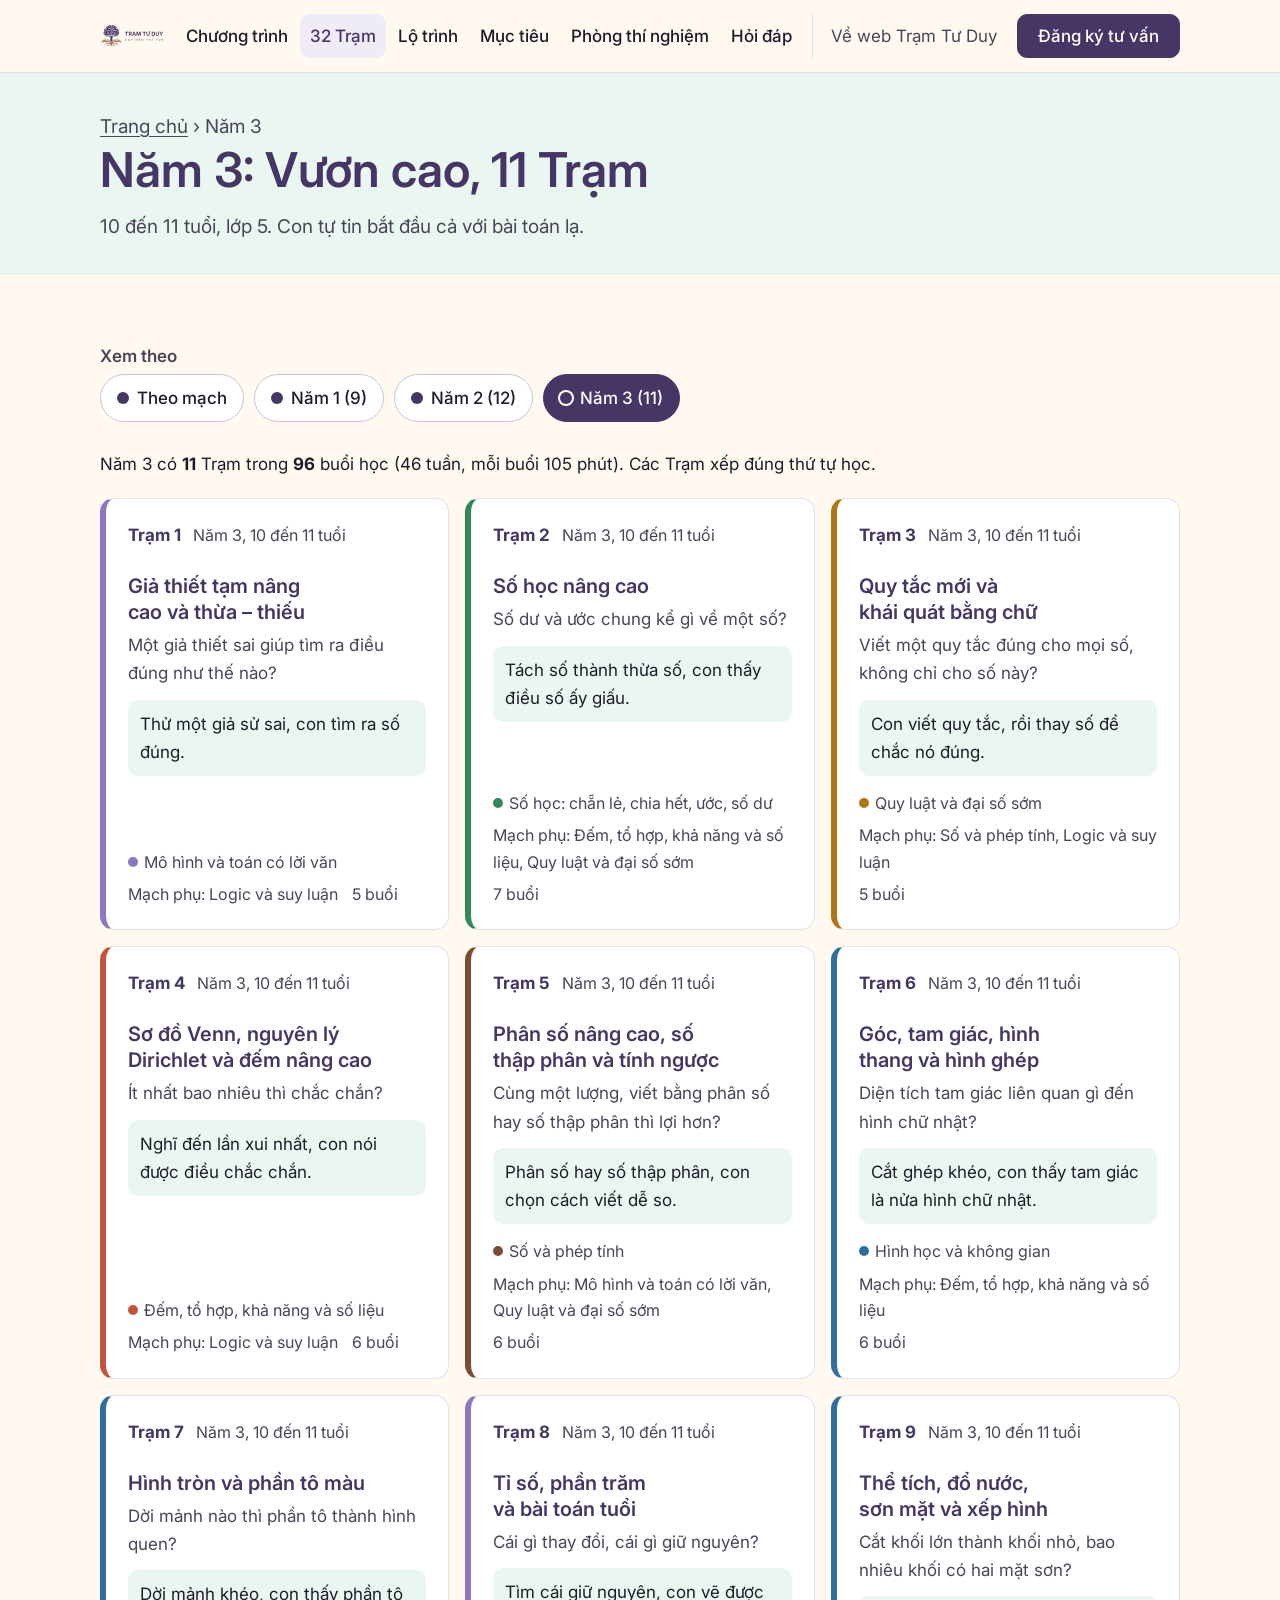
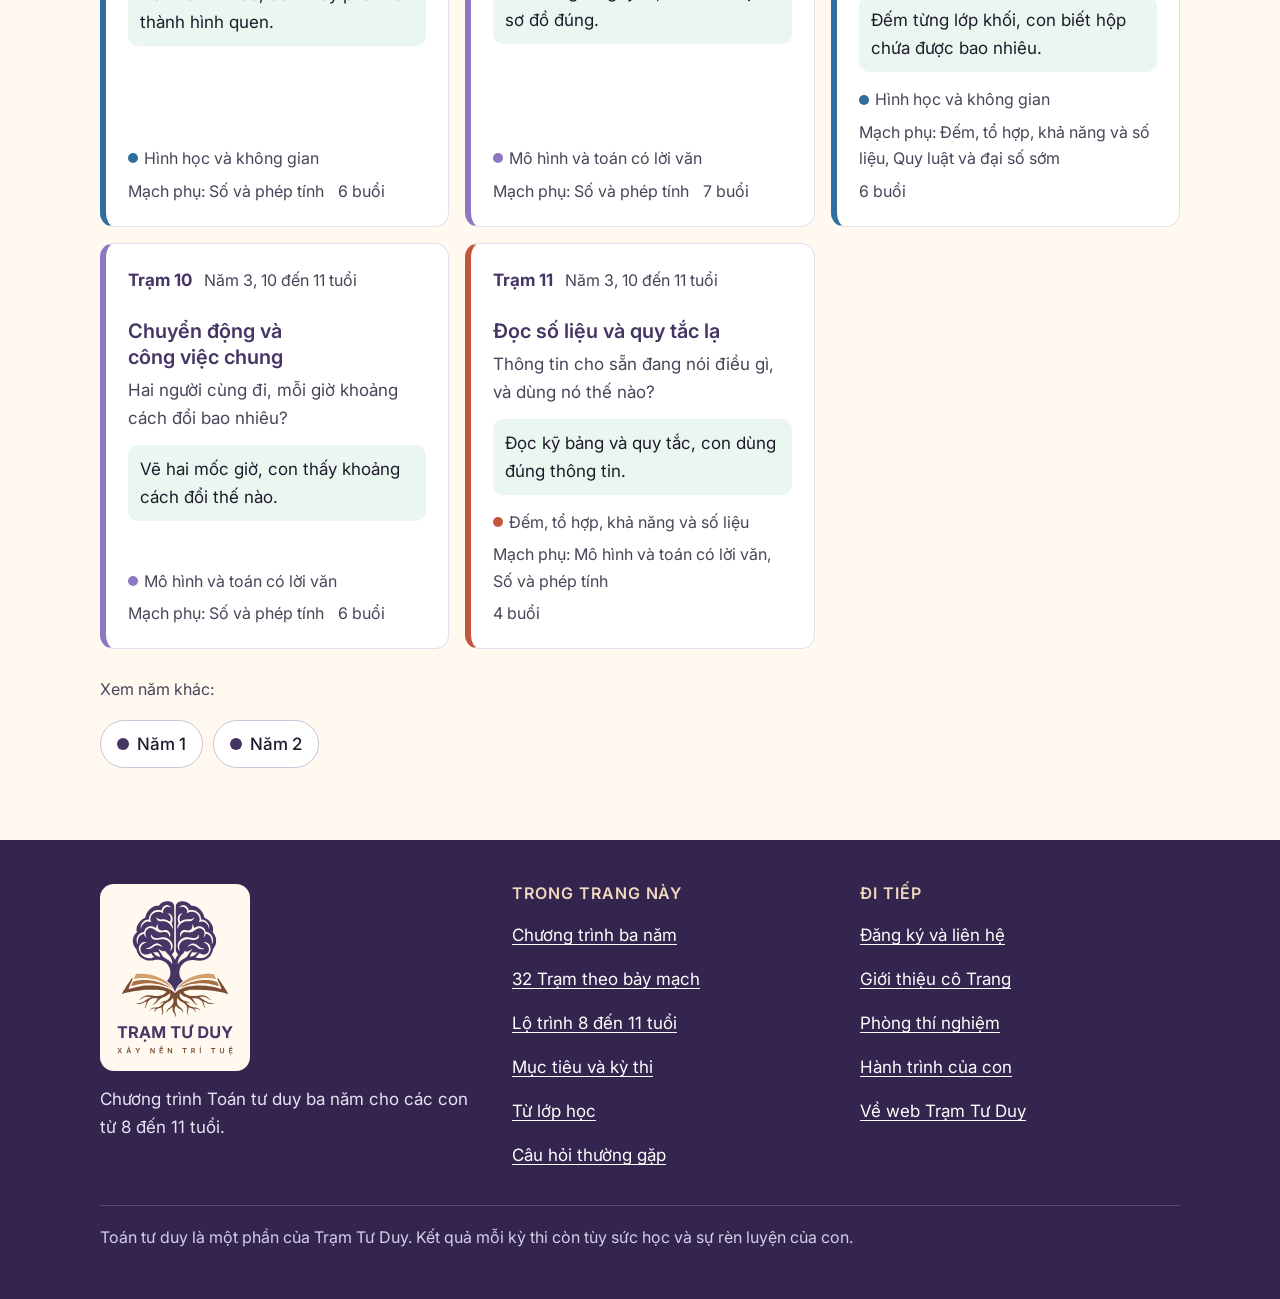
<file: 32-tram/nam-3/index.html>
<!doctype html>
<html lang="vi">
<head>
<meta charset="utf-8">
<meta name="viewport" content="width=device-width, initial-scale=1">
<title>Năm 3: Vươn cao · Toán tư duy Trạm Tư Duy</title>
<meta name="description" content="Các Trạm của năm 3 (10 đến 11 tuổi, lớp 5): 11 Trạm, 96 buổi. Con tự tin bắt đầu cả với bài toán lạ.">
<link rel="canonical" href="https://toan.tramtuduy.org/32-tram/nam-3/">
<meta property="og:type" content="website">
<meta property="og:site_name" content="Trạm Tư Duy · Toán tư duy">
<meta property="og:locale" content="vi_VN">
<meta property="og:title" content="Năm 3: Vươn cao · Toán tư duy Trạm Tư Duy">
<meta property="og:description" content="Các Trạm của năm 3 (10 đến 11 tuổi, lớp 5): 11 Trạm, 96 buổi. Con tự tin bắt đầu cả với bài toán lạ.">
<meta property="og:url" content="https://toan.tramtuduy.org/32-tram/nam-3/">
<meta property="og:image" content="https://toan.tramtuduy.org/tai-san/og/32-tram-nam-3.png">
<meta property="og:image:width" content="1200">
<meta property="og:image:height" content="630">
<meta property="og:image:alt" content="Năm 3: Vươn cao: Toán tư duy Trạm Tư Duy">
<meta name="twitter:card" content="summary_large_image">
<meta name="twitter:title" content="Năm 3: Vươn cao · Toán tư duy Trạm Tư Duy">
<meta name="twitter:description" content="Các Trạm của năm 3 (10 đến 11 tuổi, lớp 5): 11 Trạm, 96 buổi. Con tự tin bắt đầu cả với bài toán lạ.">
<meta name="twitter:image" content="https://toan.tramtuduy.org/tai-san/og/32-tram-nam-3.png">
<meta name="theme-color" content="#463665">
<link rel="icon" type="image/png" sizes="32x32" href="/tai-san/logo/bieu-tuong-32.png">
<link rel="apple-touch-icon" href="/tai-san/logo/bieu-tuong-192.png">
<link rel="preconnect" href="https://fonts.googleapis.com">
<link rel="preconnect" href="https://fonts.gstatic.com" crossorigin>
<link rel="stylesheet" href="https://fonts.googleapis.com/css2?family=Inter:wght@400;500;600&amp;display=swap" media="print" onload="this.media='all'">
<noscript><link rel="stylesheet" href="https://fonts.googleapis.com/css2?family=Inter:wght@400;500;600&amp;display=swap"></noscript>
<link rel="stylesheet" href="/tai-san/css/site.css">
<script>document.documentElement.classList.add("js")</script>
</head>
<body>
<a class="bo-qua" href="#noi-dung">Bỏ qua, đến nội dung</a>
<header class="dau">
<div class="wrap dau__hang">
<a class="dau__logo" href="/" aria-label="Toán tư duy Trạm Tư Duy, về trang chủ"><img src="/tai-san/logo/logo-tram-tu-duy-ngang.svg" width="114" height="44" alt="Trạm Tư Duy, Xây nền trí tuệ"></a>
<button class="nut-menu" id="nut-menu" type="button" aria-expanded="false" aria-controls="menu">Menu</button>
<nav class="menu" id="menu" aria-label="Menu chính">
<ul>
<li><a href="/chuong-trinh/">Chương trình</a></li>
<li><a href="/32-tram/" aria-current="page">32 Trạm</a></li>
<li><a href="/lo-trinh/">Lộ trình</a></li>
<li><a href="/muc-tieu/">Mục tiêu</a></li>
<li class="menu__khong-pc"><a href="/tu-lop-hoc/">Từ lớp học</a></li>
<li><a href="/phong-thi-nghiem/">Phòng thí nghiệm</a></li>
<li><a href="/cau-hoi/">Hỏi đáp</a></li>
<li class="menu__khong-pc"><a href="/hanh-trinh/">Hành trình của con</a></li>
<li class="menu__khong-pc"><a href="/co-trang/">Giới thiệu cô</a></li>
<li class="menu__phu"><a href="https://tramtuduy.org">Về web Trạm Tư Duy</a></li>
<li><a class="btn btn--chinh" href="/dang-ky/">Đăng ký tư vấn</a></li>
</ul>
</nav>
</div>
</header>
<main id="noi-dung">
<section class="dau-trang"><div class="wrap">
<p class="vet-banh"><a href="/">Trang chủ</a> › Năm 3</p>
<h1>Năm 3: Vươn cao, 11 Trạm</h1>
<p>10 đến 11 tuổi, lớp 5. Con tự tin bắt đầu cả với bài toán lạ.</p>
</div></section>
<section class="khoi"><div class="wrap">
<div class="loc"><div><h2>Xem theo</h2><ul class="mach-hang"><li><a class="chip" href="/32-tram/">Theo mạch</a></li><li><a class="chip" href="/32-tram/nam-1/">Năm 1 (9)</a></li><li><a class="chip" href="/32-tram/nam-2/">Năm 2 (12)</a></li><li><a class="chip" href="/32-tram/nam-3/" aria-current="true">Năm 3 (11)</a></li></ul></div></div>
<p class="noi-dung">Năm 3 có <b>11</b> Trạm trong <b>96</b> buổi học (46 tuần, mỗi buổi 105 phút). Các Trạm xếp đúng thứ tự học.</p>
<div class="luoi luoi--3" style="margin-top:20px"><article class="the tram c-MH" id="nam3-tram1">
<p class="tram__dau"><b>Trạm 1</b><span>Năm 3, 10 đến 11 tuổi</span></p>
<h3>Giả thiết tạm nâng cao và thừa – thiếu</h3>
<p class="tram__hoi">Một giả thiết sai giúp tìm ra điều đúng như thế nào?</p>
<p class="tram__hua">Thử một giả sử sai, con tìm ra số đúng.</p>
<div class="tram__chan"><i class="c-MH">Mô hình và toán có lời văn</i><span>Mạch phụ: Logic và suy luận</span><span>5 buổi</span></div>
</article><article class="the tram c-SH" id="nam3-tram2">
<p class="tram__dau"><b>Trạm 2</b><span>Năm 3, 10 đến 11 tuổi</span></p>
<h3>Số học nâng cao</h3>
<p class="tram__hoi">Số dư và ước chung kể gì về một số?</p>
<p class="tram__hua">Tách số thành thừa số, con thấy điều số ấy giấu.</p>
<div class="tram__chan"><i class="c-SH">Số học: chẵn lẻ, chia hết, ước, số dư</i><span>Mạch phụ: Đếm, tổ hợp, khả năng và số liệu, Quy luật và đại số sớm</span><span>7 buổi</span></div>
</article><article class="the tram c-QL" id="nam3-tram3">
<p class="tram__dau"><b>Trạm 3</b><span>Năm 3, 10 đến 11 tuổi</span></p>
<h3>Quy tắc mới và khái quát bằng chữ</h3>
<p class="tram__hoi">Viết một quy tắc đúng cho mọi số, không chỉ cho số này?</p>
<p class="tram__hua">Con viết quy tắc, rồi thay số để chắc nó đúng.</p>
<div class="tram__chan"><i class="c-QL">Quy luật và đại số sớm</i><span>Mạch phụ: Số và phép tính, Logic và suy luận</span><span>5 buổi</span></div>
</article><article class="the tram c-DT" id="nam3-tram4">
<p class="tram__dau"><b>Trạm 4</b><span>Năm 3, 10 đến 11 tuổi</span></p>
<h3>Sơ đồ Venn, nguyên lý Dirichlet và đếm nâng cao</h3>
<p class="tram__hoi">Ít nhất bao nhiêu thì chắc chắn?</p>
<p class="tram__hua">Nghĩ đến lần xui nhất, con nói được điều chắc chắn.</p>
<div class="tram__chan"><i class="c-DT">Đếm, tổ hợp, khả năng và số liệu</i><span>Mạch phụ: Logic và suy luận</span><span>6 buổi</span></div>
</article><article class="the tram c-SO" id="nam3-tram5">
<p class="tram__dau"><b>Trạm 5</b><span>Năm 3, 10 đến 11 tuổi</span></p>
<h3>Phân số nâng cao, số thập phân và tính ngược</h3>
<p class="tram__hoi">Cùng một lượng, viết bằng phân số hay số thập phân thì lợi hơn?</p>
<p class="tram__hua">Phân số hay số thập phân, con chọn cách viết dễ so.</p>
<div class="tram__chan"><i class="c-SO">Số và phép tính</i><span>Mạch phụ: Mô hình và toán có lời văn, Quy luật và đại số sớm</span><span>6 buổi</span></div>
</article><article class="the tram c-HH" id="nam3-tram6">
<p class="tram__dau"><b>Trạm 6</b><span>Năm 3, 10 đến 11 tuổi</span></p>
<h3>Góc, tam giác, hình thang và hình ghép</h3>
<p class="tram__hoi">Diện tích tam giác liên quan gì đến hình chữ nhật?</p>
<p class="tram__hua">Cắt ghép khéo, con thấy tam giác là nửa hình chữ nhật.</p>
<div class="tram__chan"><i class="c-HH">Hình học và không gian</i><span>Mạch phụ: Đếm, tổ hợp, khả năng và số liệu</span><span>6 buổi</span></div>
</article><article class="the tram c-HH" id="nam3-tram7">
<p class="tram__dau"><b>Trạm 7</b><span>Năm 3, 10 đến 11 tuổi</span></p>
<h3>Hình tròn và phần tô màu</h3>
<p class="tram__hoi">Dời mảnh nào thì phần tô thành hình quen?</p>
<p class="tram__hua">Dời mảnh khéo, con thấy phần tô thành hình quen.</p>
<div class="tram__chan"><i class="c-HH">Hình học và không gian</i><span>Mạch phụ: Số và phép tính</span><span>6 buổi</span></div>
</article><article class="the tram c-MH" id="nam3-tram8">
<p class="tram__dau"><b>Trạm 8</b><span>Năm 3, 10 đến 11 tuổi</span></p>
<h3>Tỉ số, phần trăm và bài toán tuổi</h3>
<p class="tram__hoi">Cái gì thay đổi, cái gì giữ nguyên?</p>
<p class="tram__hua">Tìm cái giữ nguyên, con vẽ được sơ đồ đúng.</p>
<div class="tram__chan"><i class="c-MH">Mô hình và toán có lời văn</i><span>Mạch phụ: Số và phép tính</span><span>7 buổi</span></div>
</article><article class="the tram c-HH" id="nam3-tram9">
<p class="tram__dau"><b>Trạm 9</b><span>Năm 3, 10 đến 11 tuổi</span></p>
<h3>Thể tích, đổ nước, sơn mặt và xếp hình</h3>
<p class="tram__hoi">Cắt khối lớn thành khối nhỏ, bao nhiêu khối có hai mặt sơn?</p>
<p class="tram__hua">Đếm từng lớp khối, con biết hộp chứa được bao nhiêu.</p>
<div class="tram__chan"><i class="c-HH">Hình học và không gian</i><span>Mạch phụ: Đếm, tổ hợp, khả năng và số liệu, Quy luật và đại số sớm</span><span>6 buổi</span></div>
</article><article class="the tram c-MH" id="nam3-tram10">
<p class="tram__dau"><b>Trạm 10</b><span>Năm 3, 10 đến 11 tuổi</span></p>
<h3>Chuyển động và công việc chung</h3>
<p class="tram__hoi">Hai người cùng đi, mỗi giờ khoảng cách đổi bao nhiêu?</p>
<p class="tram__hua">Vẽ hai mốc giờ, con thấy khoảng cách đổi thế nào.</p>
<div class="tram__chan"><i class="c-MH">Mô hình và toán có lời văn</i><span>Mạch phụ: Số và phép tính</span><span>6 buổi</span></div>
</article><article class="the tram c-DT" id="nam3-tram11">
<p class="tram__dau"><b>Trạm 11</b><span>Năm 3, 10 đến 11 tuổi</span></p>
<h3>Đọc số liệu và quy tắc lạ</h3>
<p class="tram__hoi">Thông tin cho sẵn đang nói điều gì, và dùng nó thế nào?</p>
<p class="tram__hua">Đọc kỹ bảng và quy tắc, con dùng đúng thông tin.</p>
<div class="tram__chan"><i class="c-DT">Đếm, tổ hợp, khả năng và số liệu</i><span>Mạch phụ: Mô hình và toán có lời văn, Số và phép tính</span><span>4 buổi</span></div>
</article></div>
<p style="margin-top:26px"><span class="nho">Xem năm khác:</span></p><ul class="mach-hang"><li><a class="chip" href="/32-tram/nam-1/">Năm 1</a></li><li><a class="chip" href="/32-tram/nam-2/">Năm 2</a></li></ul>
</div></section>

</main>
<footer class="chan">
<div class="wrap">
<div class="chan__luoi">
<div>
<a class="chan__logo" href="/" aria-label="Về trang chủ"><img src="/tai-san/logo/logo-tram-tu-duy-doc.svg" width="126" height="163" alt="Trạm Tư Duy, Xây nền trí tuệ"></a>
<p style="margin-top:14px">Chương trình Toán tư duy ba năm cho các con từ 8 đến 11 tuổi.</p>
</div>
<div>
<h2>Trong trang này</h2>
<ul>
<li><a href="/chuong-trinh/">Chương trình ba năm</a></li>
<li><a href="/32-tram/">32 Trạm theo bảy mạch</a></li>
<li><a href="/lo-trinh/">Lộ trình 8 đến 11 tuổi</a></li>
<li><a href="/muc-tieu/">Mục tiêu và kỳ thi</a></li>
<li><a href="/tu-lop-hoc/">Từ lớp học</a></li>
<li><a href="/cau-hoi/">Câu hỏi thường gặp</a></li>
</ul>
</div>
<div>
<h2>Đi tiếp</h2>
<ul>
<li><a href="/dang-ky/">Đăng ký và liên hệ</a></li>
<li><a href="/co-trang/">Giới thiệu cô Trang</a></li>
<li><a href="/phong-thi-nghiem/">Phòng thí nghiệm</a></li>
<li><a href="/hanh-trinh/">Hành trình của con</a></li>
<li><a href="https://tramtuduy.org">Về web Trạm Tư Duy</a></li>
</ul>
</div>
</div>
<p class="chan__nho">Toán tư duy là một phần của Trạm Tư Duy. Kết quả mỗi kỳ thi còn tùy sức học và sự rèn luyện của con.</p>
</div>
</footer>
<script src="/tai-san/js/site.js" defer></script>
</body>
</html>
</file>
<file: tai-san/css/site.css>
/* Web Toán tư duy, Trạm Tư Duy. Điện thoại trước, nới ra cho máy tính.
   Không có chữ nào dưới 16 px. Màu theo bộ nhận diện Bản 2 (19/11/2026). */

:root {
  --tim: #463665;
  --tim-dam: #33254d;
  --tim-nhat: #8b77c2;
  --tim-nen: #efebf7;
  --dat: #7a4e32;
  --dat-nen: #f6ede4;
  --cat: #d2a06c;
  --bac-ha: #eaf7f1;
  --bac-ha-dam: #d6eee3;
  --kem: #fff9f0;
  --trang: #ffffff;
  --chu: #1f1b2b;
  --chu-phu: #4a4458;
  --chu-mo: #6a6478;
  --vien: #e3dfeb;
  --vien-dam: #cbc4da;
  --be: 14px;
  --rong: 1120px;
  --le: 20px;
  --phong: -apple-system, BlinkMacSystemFont, "Inter", "Segoe UI", Roboto, sans-serif;
  /* bảy mạch: chấm màu luôn đi kèm chữ */
  --m-LG: #463665; --m-SO: #7a4e32; --m-SH: #2e8b57; --m-QL: #b07514;
  --m-DT: #c4553a; --m-MH: #8b77c2; --m-HH: #2f6f9f;
}

*, *::before, *::after { box-sizing: border-box; }
html { -webkit-text-size-adjust: 100%; scroll-padding-top: 76px; }
body {
  margin: 0; background: var(--kem); color: var(--chu);
  font-family: var(--phong); font-size: 1.0625rem; line-height: 1.65;
  -webkit-font-smoothing: antialiased; overflow-wrap: break-word;
}
@media (prefers-reduced-motion: no-preference) { html { scroll-behavior: smooth; } }

img, svg { max-width: 100%; height: auto; }
a { color: var(--tim); text-underline-offset: 3px; }
a:hover { color: var(--tim-dam); }
:focus-visible { outline: 3px solid var(--tim-nhat); outline-offset: 3px; border-radius: 6px; }
h1, h2, h3, h4 { color: var(--tim); font-weight: 600; line-height: 1.18; margin: 0 0 .5em; text-wrap: balance; }
h1 { font-size: clamp(2.1rem, 1.5rem + 3vw, 3.5rem); }
h2 { font-size: clamp(1.6rem, 1.25rem + 1.6vw, 2.4rem); }
h3 { font-size: 1.25rem; line-height: 1.3; }
p { margin: 0 0 1em; }
ul, ol { padding-left: 1.2em; margin: 0 0 1em; }
.wrap { width: 100%; max-width: var(--rong); margin-inline: auto; padding-inline: var(--le); }
.nho { font-size: 1rem; color: var(--chu-phu); }
.nhan { display: block; font-size: 1rem; font-weight: 600; letter-spacing: .06em; text-transform: uppercase; color: var(--dat); margin-bottom: .5rem; }
.an-thi-giac { position: absolute; width: 1px; height: 1px; overflow: hidden; clip: rect(0 0 0 0); white-space: nowrap; }
.bo-qua { position: absolute; left: 12px; top: -60px; background: var(--tim); color: #fff; padding: 10px 16px; border-radius: 8px; z-index: 100; }
.bo-qua:focus { top: 12px; color: #fff; }

/* ===== Đầu trang ===== */
.dau { position: sticky; top: 0; z-index: 50; background: rgba(255, 249, 240, .96); border-bottom: 1px solid var(--vien); backdrop-filter: saturate(1.4) blur(8px); }
.dau__hang { display: flex; align-items: center; justify-content: space-between; gap: 12px; min-height: 64px; }
.dau__logo { display: inline-flex; align-items: center; min-height: 48px; }
.dau__logo img { display: block; height: 44px; width: auto; }
.nut-menu { display: none; font: inherit; font-weight: 600; color: var(--tim); background: transparent; border: 1.5px solid var(--tim); border-radius: 999px; min-height: 48px; padding: 0 20px; cursor: pointer; }
.nut-menu[aria-expanded="true"] { background: var(--tim-nen); }
.menu { padding: 8px 0 20px; max-height: calc(100vh - 72px); overflow-y: auto; }
.menu ul { list-style: none; margin: 0; padding: 0; display: grid; gap: 2px; }
.menu a { display: flex; align-items: center; min-height: 48px; padding: 0 12px; border-radius: 10px; text-decoration: none; font-weight: 500; color: var(--chu); }
.menu a:hover, .menu a[aria-current="page"] { background: var(--tim-nen); color: var(--tim); }
.menu a.btn--chinh, .menu a.btn--chinh:hover { background: var(--tim); color: #fff; }
.menu a.btn--chinh:hover { background: var(--tim-dam); }
.menu .menu__phu { margin-top: 10px; padding-top: 10px; border-top: 1px solid var(--vien); }
.menu .menu__phu a { color: var(--chu-phu); font-weight: 400; }
.menu .btn { width: 100%; margin-top: 10px; }
.js .nut-menu { display: inline-flex; align-items: center; }
.js .menu[hidden] { display: none; }
.dau__hang { flex-wrap: wrap; }
.menu { flex-basis: 100%; }
@media (min-width: 1180px) {
  .js .nut-menu { display: none; }
  .dau__hang { min-height: 72px; flex-wrap: nowrap; }
  .js .menu[hidden] { display: block; }
  .menu { padding: 0; flex: 1; flex-basis: auto; max-height: none; overflow: visible; }
  .menu ul { display: flex; align-items: center; justify-content: flex-end; gap: 2px; }
  .menu a { min-height: 44px; padding: 0 10px; white-space: nowrap; }
  .menu .menu__phu { margin: 0 0 0 8px; padding: 0 0 0 8px; border-top: 0; border-left: 1px solid var(--vien); }
  .menu .menu__khong-pc { display: none; }
  .menu .btn { width: auto; margin: 0 0 0 8px; min-height: 44px; padding: 0 20px; }
}

/* ===== Nút ===== */
.btn { display: inline-flex; align-items: center; justify-content: center; gap: 8px; min-height: 52px; padding: 0 28px; border-radius: 999px; border: 1.5px solid var(--tim); font: inherit; font-weight: 600; text-decoration: none; cursor: pointer; transition: background-color .16s ease, transform .12s ease; }
.btn--chinh { background: var(--tim); color: #fff; }
.btn--chinh:hover { background: var(--tim-dam); color: #fff; }
.btn--phu { background: transparent; color: var(--tim); }
.btn--phu:hover { background: var(--tim-nen); }
.btn--sang { background: #fff; color: var(--tim); border-color: #fff; }
.btn--sang:hover { background: var(--tim-nen); }
.btn:active { transform: scale(.98); }
.hang-nut { display: flex; flex-wrap: wrap; gap: 12px; margin-top: 1.5rem; }
@media (max-width: 479px) { .hang-nut .btn { width: 100%; } }
.lien-ket-mui { font-weight: 600; text-decoration: none; }
.lien-ket-mui::after { content: " ›"; }
.lien-ket-mui:hover { text-decoration: underline; }

/* ===== Mở đầu ===== */
.mo { position: relative; overflow: hidden; padding: 40px 0 48px; background:
  radial-gradient(120% 70% at 85% 100%, var(--bac-ha-dam) 0, var(--bac-ha) 38%, rgba(234,247,241,0) 70%), var(--kem); }
.mo__luoi { display: grid; gap: 28px; align-items: center; }
.mo h1 { margin-bottom: .4em; }
.mo h1 span { display: block; color: #5b4a8c; }
.mo__loi { font-size: clamp(1.125rem, 1.05rem + .5vw, 1.35rem); line-height: 1.5; color: var(--chu-phu); max-width: 36ch; }
.mo__cay { justify-self: center; width: min(46vw, 210px); }
.mo__cay img { display: block; width: 100%; }
@media (min-width: 760px) {
  .mo { padding: 72px 0 80px; }
  .mo__luoi { grid-template-columns: 1.35fr .65fr; gap: 48px; }
  .mo__cay { width: min(100%, 320px); }
}
.so-chip { display: grid; grid-template-columns: repeat(2, 1fr); gap: 10px; margin: 28px 0 0; padding: 0; list-style: none; }
.so-chip li { background: #fff; border: 1px solid var(--vien); border-radius: var(--be); padding: 12px 14px; }
.so-chip b { display: block; font-size: 1.75rem; line-height: 1.1; color: var(--tim); font-weight: 600; }
.so-chip span { font-size: 1rem; color: var(--chu-phu); }
@media (min-width: 760px) { .so-chip { grid-template-columns: repeat(4, 1fr); max-width: 640px; } }

/* ===== Khối nội dung ===== */
.khoi { padding: 48px 0; }
.khoi--bac-ha { background: var(--bac-ha); }
.khoi--trang { background: var(--trang); }
.khoi--tim { background: var(--tim); color: #fff; }
.khoi--tim h2, .khoi--tim h3 { color: #fff; }
.khoi--tim .nhan { color: #f0d9bf; }
.khoi--tim p { color: #ece7f5; }
.khoi__dau { max-width: 44rem; margin-bottom: 28px; }
.khoi__dau p { color: var(--chu-phu); font-size: 1.125rem; margin-bottom: 0; }
@media (min-width: 760px) { .khoi { padding: 72px 0; } }

.dau-trang { background: var(--bac-ha); padding: 40px 0 32px; border-bottom: 1px solid var(--bac-ha-dam); }
.dau-trang h1 { font-size: clamp(2rem, 1.4rem + 2.6vw, 3rem); margin-bottom: .3em; }
.dau-trang p { font-size: 1.1875rem; line-height: 1.5; color: var(--chu-phu); max-width: 44rem; margin: 0; }
.vet-banh { font-size: 1rem; margin: 0 0 14px; color: var(--chu-phu); }
.vet-banh a { color: var(--chu-phu); }

.luoi { display: grid; gap: 16px; }
@media (min-width: 640px) { .luoi--2, .luoi--3, .luoi--4 { grid-template-columns: repeat(2, 1fr); } }
@media (min-width: 1040px) { .luoi--3 { grid-template-columns: repeat(3, 1fr); } .luoi--4 { grid-template-columns: repeat(4, 1fr); } }
.the { background: #fff; border: 1px solid var(--vien); border-radius: var(--be); padding: 22px; }
.the h3 { margin-bottom: .35em; }
.the p:last-child { margin-bottom: 0; }
.the--nen { background: var(--tim-nen); border-color: transparent; }
.the--dat { background: var(--dat-nen); border-color: transparent; }
@media (prefers-reduced-motion: no-preference) {
  a.the { transition: transform .16s ease, box-shadow .16s ease; }
  a.the:hover { transform: translateY(-2px); box-shadow: 0 8px 24px rgba(70, 54, 101, .12); }
}
a.the { display: block; text-decoration: none; color: inherit; }
a.the:hover h3 { text-decoration: underline; text-underline-offset: 4px; }

/* Ba năm */
.nam { position: relative; padding-top: 26px; }
.nam::before { content: ""; position: absolute; left: 22px; right: 22px; top: 0; height: 5px; border-radius: 0 0 5px 5px; background: var(--tim); }
.nam--2::before { background: var(--dat); }
.nam--3::before { background: var(--tim-nhat); }
.nam__tuoi { font-size: 1rem; color: var(--chu-phu); margin: 0 0 .6em; }
.nam__loi { color: var(--dat); font-weight: 600; font-style: normal; margin: .2em 0 .9em; }
.nam__so { display: flex; flex-wrap: wrap; gap: 6px 16px; margin: 0; padding: 0; list-style: none; font-size: 1rem; color: var(--chu-phu); }
.nam__so b { color: var(--tim); }

/* Bốn bước */
.buoc { display: grid; gap: 12px; margin: 0; padding: 0; list-style: none; }
@media (min-width: 760px) { .buoc { grid-template-columns: repeat(4, 1fr); } }
.buoc li { background: #fff; border: 1px solid var(--vien); border-radius: var(--be); padding: 18px 20px; border-top: 6px solid var(--c, var(--tim)); }
.buoc b { display: block; font-size: 1.2rem; letter-spacing: .04em; color: var(--chu); margin-bottom: .2em; }
.buoc span { color: var(--chu-phu); }
.buoc .b-think { --c: #2f6f9f; } .buoc .b-plan { --c: #2e8b57; } .buoc .b-solve { --c: #b07514; } .buoc .b-explain { --c: #c4553a; }

/* Mạch */
.mach-hang { display: flex; flex-wrap: wrap; gap: 10px; margin: 0; padding: 0; list-style: none; }
.chip { display: inline-flex; align-items: center; gap: 8px; min-height: 48px; padding: 0 16px; border-radius: 999px; background: #fff; border: 1.5px solid var(--vien-dam); color: var(--chu); text-decoration: none; font-weight: 500; }
.chip::before { content: ""; width: 12px; height: 12px; border-radius: 50%; background: var(--c, var(--tim)); flex: none; }
a.chip:hover { background: var(--tim-nen); border-color: var(--tim); }
.chip[aria-current="true"] { background: var(--tim); border-color: var(--tim); color: #fff; }
.chip[aria-current="true"]::before { box-shadow: 0 0 0 2px #fff; }
.c-LG { --c: var(--m-LG); } .c-SO { --c: var(--m-SO); } .c-SH { --c: var(--m-SH); } .c-QL { --c: var(--m-QL); }
.c-DT { --c: var(--m-DT); } .c-MH { --c: var(--m-MH); } .c-HH { --c: var(--m-HH); }
.mach-the { border-left: 6px solid var(--c); }
.mach-the .mach-bac { margin: 0; padding: 0; list-style: none; }
.mach-the .mach-bac li { padding: 6px 0; border-top: 1px solid var(--vien); }
.mach-the .mach-bac li:first-child { border-top: 0; }
.mach-the .mach-bac b { color: var(--tim); }

/* Thẻ Trạm */
.tram { border-left: 6px solid var(--c, var(--tim)); display: flex; flex-direction: column; gap: 4px; }
.tram__dau { display: flex; flex-wrap: wrap; gap: 6px 12px; align-items: baseline; color: var(--chu-phu); font-size: 1rem; }
.tram__dau b { color: var(--tim); font-size: 1.0625rem; }
.tram h3 { margin: 4px 0 2px; }
.tram__hoi { color: var(--chu-phu); margin: 0 0 .5em; }
.tram__hua { margin: 0; padding: 10px 12px; background: var(--bac-ha); border-radius: 10px; color: var(--chu); }
.tram__chan { margin-top: auto; padding-top: 10px; display: flex; flex-wrap: wrap; gap: 6px 14px; font-size: 1rem; color: var(--chu-phu); }
.tram__chan i { font-style: normal; display: inline-flex; align-items: center; gap: 6px; }
.tram__chan i::before { content: ""; width: 10px; height: 10px; border-radius: 50%; background: var(--c, var(--tim)); }
.loc { display: grid; gap: 14px; margin-bottom: 28px; }
.loc h2 { font-size: 1.0625rem; margin: 0 0 8px; color: var(--chu-phu); font-weight: 600; letter-spacing: 0; }
.nhom-nam { margin: 36px 0 14px; display: flex; flex-wrap: wrap; align-items: baseline; gap: 4px 14px; }
.nhom-nam h2 { margin: 0; }
.nhom-nam span { color: var(--chu-phu); }
.mach-mo-ta { margin-bottom: 20px; padding: 16px 20px; background: #fff; border: 1px solid var(--vien); border-left: 6px solid var(--c); border-radius: var(--be); }
.mach-mo-ta p { margin: 0; }
.mach-mo-ta b { color: var(--tim); }

/* Dòng thời gian */
.dong { list-style: none; margin: 0; padding: 0 0 0 26px; border-left: 3px solid var(--vien-dam); display: grid; gap: 22px; }
.dong > li { position: relative; }
.dong > li::before { content: ""; position: absolute; left: -35px; top: 6px; width: 16px; height: 16px; border-radius: 50%; background: var(--tim); border: 3px solid var(--kem); }
.dong h3 { margin-bottom: .2em; }
.bang-buoi { width: 100%; border-collapse: collapse; margin: 12px 0 0; font-size: 1rem; }
.bang-buoi th, .bang-buoi td { text-align: left; padding: 10px 12px; border-bottom: 1px solid var(--vien); vertical-align: top; }
.bang-buoi th { color: var(--chu-phu); font-weight: 600; }
.bang-buoi td:last-child, .bang-buoi th:last-child { text-align: right; white-space: nowrap; }
.bang-buoi tfoot td, .bang-buoi tfoot th { font-weight: 600; color: var(--tim); border-bottom: 0; }
.bang-cuon { overflow-x: auto; }
.bang-lh th, .bang-lh td { text-align: left; white-space: normal; }
.bang-lh th { width: 8.5rem; color: var(--tim); }
.bang-lh td:last-child, .bang-lh th:last-child { text-align: left; white-space: normal; }
.bang-lh .cho--nho { display: block; }
.cho--nho { max-width: 100%; }
@media (max-width: 639px) {
  .bang-lh, .bang-lh tbody, .bang-lh tr, .bang-lh th, .bang-lh td { display: block; width: 100%; }
  .bang-lh tr { padding: 10px 0; border-bottom: 1px solid var(--vien); }
  .bang-lh th, .bang-lh td { border: 0; padding: 2px 0; }
}

/* Chỗ chờ cô điền */
.cho { border: 2px dashed var(--dat); background: var(--dat-nen); border-radius: var(--be); padding: 18px 20px; color: var(--chu); }
.cho b.cho__nhan { display: inline-block; background: var(--dat); color: #fff; font-size: 1rem; font-weight: 600; letter-spacing: .03em; padding: 2px 10px; border-radius: 6px; margin-bottom: 8px; }
.cho p:last-child { margin-bottom: 0; }
.cho--nho { display: inline-block; padding: 4px 12px; border-width: 1.5px; border-radius: 8px; }
.cho--nho b.cho__nhan { margin: 0 6px 0 0; }

/* Hỏi đáp */
.hoi { border: 1px solid var(--vien); background: #fff; border-radius: var(--be); margin-bottom: 10px; }
.hoi summary { cursor: pointer; list-style: none; padding: 16px 52px 16px 20px; min-height: 56px; font-weight: 600; color: var(--tim); position: relative; }
.hoi summary::-webkit-details-marker { display: none; }
.hoi summary::after { content: "+"; position: absolute; right: 20px; top: 50%; translate: 0 -50%; font-size: 1.5rem; font-weight: 400; line-height: 1; }
.hoi[open] summary::after { content: "−"; }
.hoi__tra { padding: 0 20px 16px; color: var(--chu-phu); }
.hoi__tra p:last-child { margin-bottom: 0; }

/* Kêu gọi */
.keu { text-align: left; }
.keu .hang-nut { margin-top: 1.25rem; }
.lab-khoi { display: grid; gap: 22px; align-items: center; }
@media (min-width: 760px) { .lab-khoi { grid-template-columns: 1.2fr .8fr; } }
.lab-thung { background: #fff; color: var(--chu); border-radius: var(--be); padding: 20px; border: 1px solid var(--vien); }
.lab-thung b { display: block; color: var(--tim); margin-bottom: 4px; }
.lab-thung ul { margin: 8px 0 0; }

/* Chân trang */
.chan { background: var(--tim-dam); color: #e9e3f4; padding: 44px 0 32px; margin-top: 0; }
.chan a { color: #fff; }
.chan__luoi { display: grid; gap: 28px; }
@media (min-width: 760px) { .chan__luoi { grid-template-columns: 1.2fr 1fr 1fr; } }
.chan h2 { font-size: 1rem; letter-spacing: .06em; text-transform: uppercase; color: #f0d9bf; margin-bottom: 10px; }
.chan ul { list-style: none; margin: 0; padding: 0; }
.chan li a { display: inline-flex; min-height: 44px; align-items: center; }
.chan__logo { display: block; width: 150px; background: var(--kem); border-radius: 14px; padding: 12px; }
.chan__logo img { display: block; width: 100%; }
.chan__nho { margin-top: 28px; padding-top: 18px; border-top: 1px solid rgba(255, 255, 255, .18); font-size: 1rem; color: #d6cde8; }

.noi-dung p, .noi-dung li { max-width: 46rem; }
.hai-cot { display: grid; gap: 24px; }
@media (min-width: 760px) { .hai-cot { grid-template-columns: 1fr 1fr; gap: 36px; } }
.danh-sach-tick { list-style: none; padding: 0; }
.danh-sach-tick li { position: relative; padding-left: 28px; margin-bottom: .6em; }
.danh-sach-tick li::before { content: ""; position: absolute; left: 4px; top: .55em; width: 10px; height: 10px; border-radius: 50%; background: var(--tim-nhat); }
.luu-y { border-left: 6px solid var(--dat); background: var(--dat-nen); padding: 14px 18px; border-radius: 0 var(--be) var(--be) 0; }
.luu-y p:last-child { margin: 0; }
.chua-co-so { color: var(--chu-phu); }

@media print { .dau, .chan, .nut-menu { display: none; } body { background: #fff; } }
</file>
